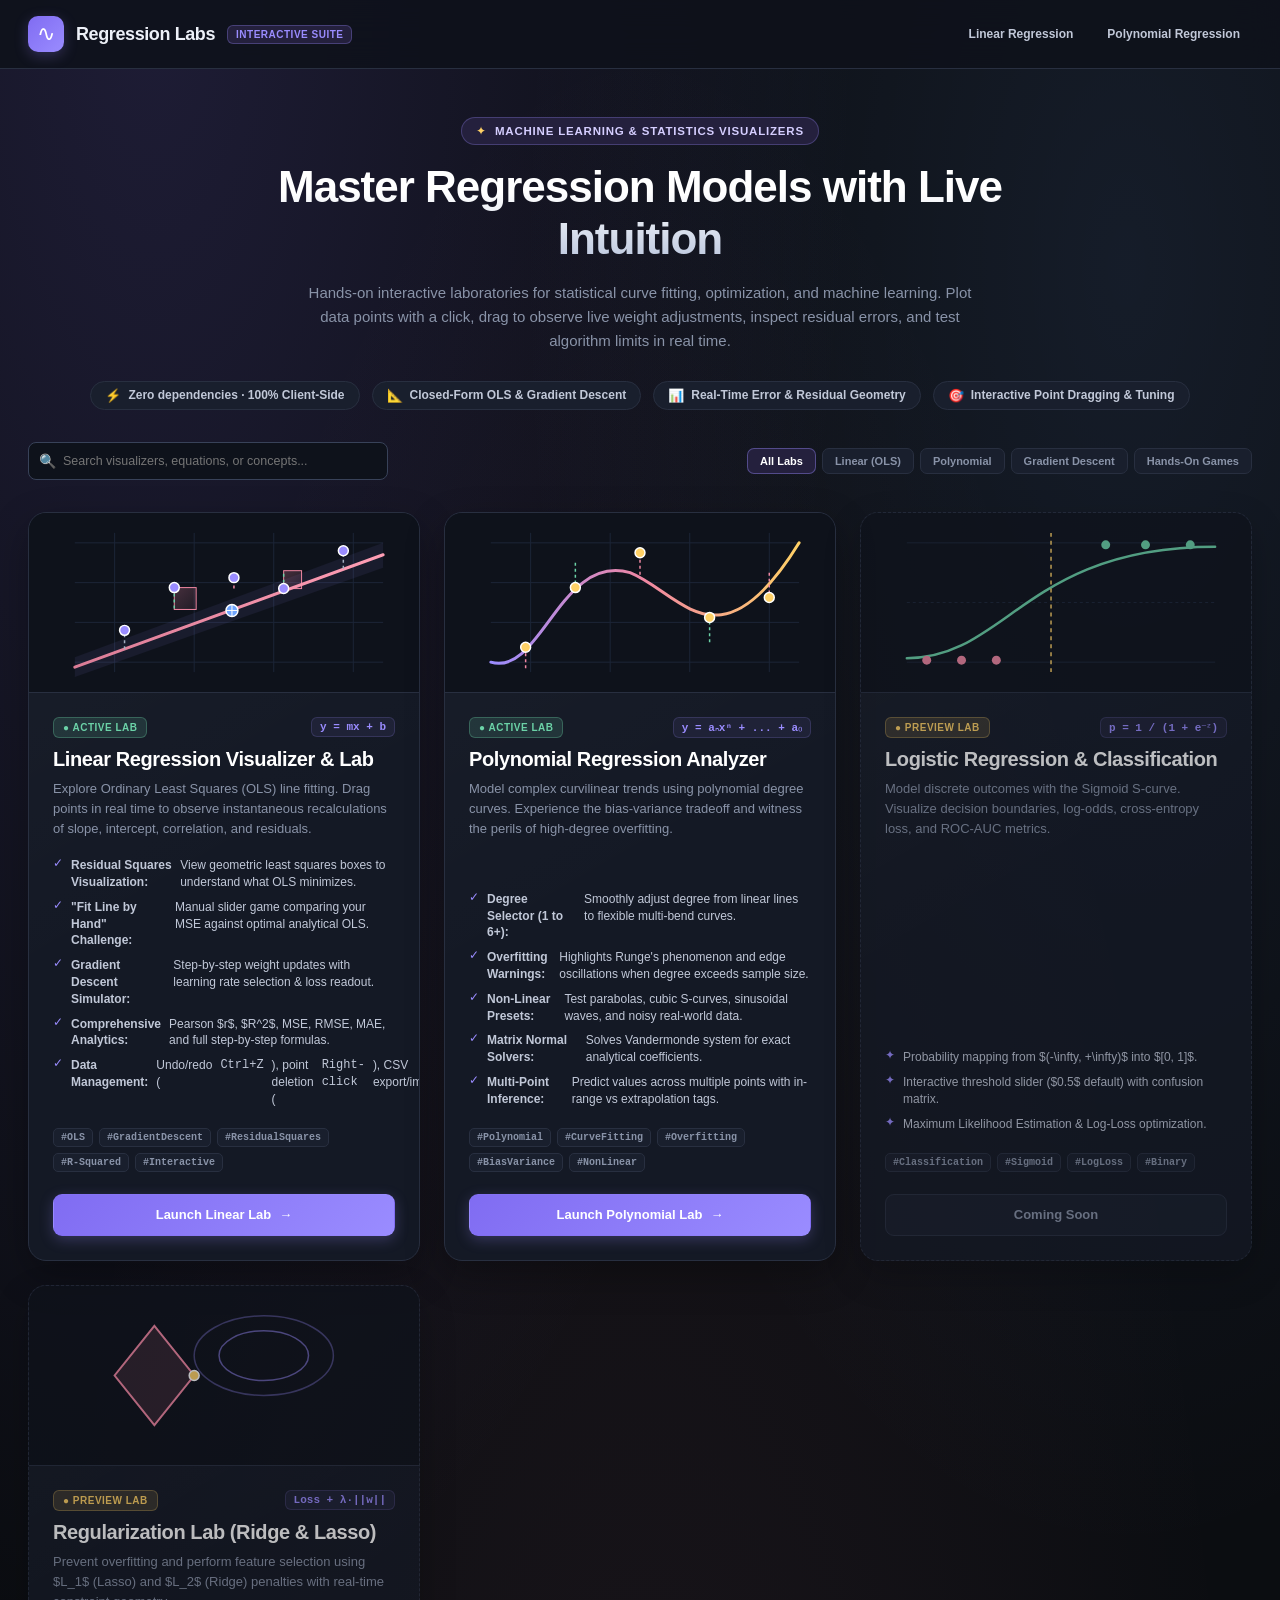
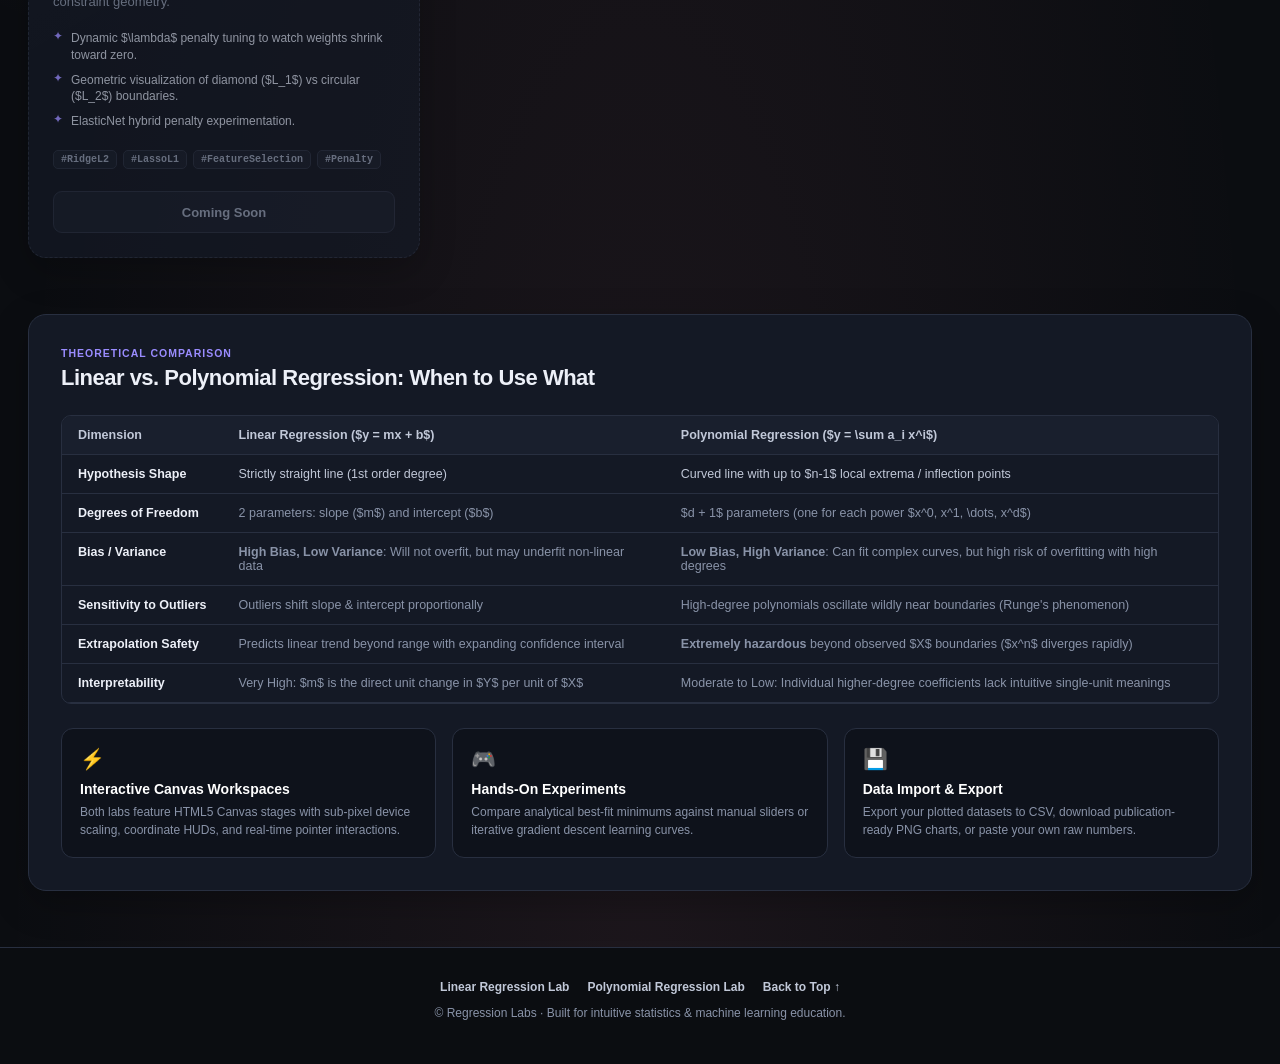
<file: index.html>
<!doctype html>
<html lang="en">
<head>
  <meta charset="utf-8">
  <meta name="viewport" content="width=device-width, initial-scale=1">
  <meta name="theme-color" content="#0b0d11">
  <title>Regression Labs · Interactive Machine Learning Suite</title>
  <style>
    :root {
      color-scheme: dark;
      --background: #0b0d11;
      --surface: #141925;
      --surface-raised: #191f2d;
      --surface-inset: #0e121b;
      --text: #edf0f8;
      --text-soft: #c1c8d8;
      --muted: #8993a8;
      --border: #282f40;
      --border-strong: #384259;
      --accent: #9a8cff;
      --accent-strong: #806cf2;
      --accent-subtle: #24203d;
      --accent-glow: rgba(154, 140, 255, 0.25);
      --pink: #f087a2;
      --pink-subtle: rgba(240, 135, 162, 0.15);
      --green: #6bd2a7;
      --green-subtle: rgba(107, 210, 167, 0.15);
      --amber: #ffd166;
      --amber-subtle: rgba(255, 209, 102, 0.15);
      --blue: #70a5ff;
      --blue-subtle: rgba(112, 165, 255, 0.12);
      --font-sans: "Segoe UI", -apple-system, BlinkMacSystemFont, Roboto, sans-serif;
      --font-mono: "Cascadia Code", "Fira Code", Consolas, monospace;
      font-family: var(--font-sans);
      font-synthesis: none;
      text-rendering: optimizeLegibility;
    }

    * {
      box-sizing: border-box;
    }

    body {
      margin: 0;
      min-width: 320px;
      min-height: 100vh;
      color: var(--text);
      background:
        radial-gradient(ellipse at 12% 0%, rgba(128, 108, 242, 0.16), transparent 44rem),
        radial-gradient(ellipse at 88% 10%, rgba(112, 165, 255, 0.10), transparent 38rem),
        radial-gradient(ellipse at 50% 100%, rgba(240, 135, 162, 0.08), transparent 40rem),
        var(--background);
      overflow-x: hidden;
    }

    button, input, select {
      font: inherit;
    }

    /* Header */
    header {
      position: sticky;
      top: 0;
      z-index: 50;
      background: rgba(14, 18, 27, 0.88);
      backdrop-filter: blur(16px);
      -webkit-backdrop-filter: blur(16px);
      border-bottom: 1px solid var(--border);
    }

    .header-inner {
      max-width: 1360px;
      margin: 0 auto;
      padding: 16px 28px;
      display: flex;
      align-items: center;
      justify-content: space-between;
      gap: 16px;
      flex-wrap: wrap;
    }

    .brand {
      display: inline-flex;
      align-items: center;
      gap: 12px;
      text-decoration: none;
      color: var(--text);
    }

    .brand-mark {
      display: grid;
      width: 36px;
      height: 36px;
      place-items: center;
      border-radius: 10px;
      background: linear-gradient(135deg, var(--accent-strong), var(--accent));
      color: #fff;
      font-size: 22px;
      font-weight: 800;
      box-shadow: 0 4px 14px var(--accent-glow);
    }

    .brand-title {
      font-size: 18px;
      font-weight: 800;
      letter-spacing: -0.4px;
    }

    .brand-badge {
      padding: 3px 8px;
      border-radius: 6px;
      background: var(--accent-subtle);
      border: 1px solid rgba(154, 140, 255, 0.3);
      color: var(--accent);
      font-size: 10px;
      font-weight: 700;
      letter-spacing: 0.5px;
      text-transform: uppercase;
    }

    .header-nav {
      display: flex;
      align-items: center;
      gap: 10px;
    }

    .nav-link {
      padding: 6px 12px;
      border-radius: 8px;
      color: var(--text-soft);
      font-size: 12px;
      font-weight: 650;
      text-decoration: none;
      transition: all 0.16s ease;
    }

    .nav-link:hover {
      color: #fff;
      background: var(--surface-raised);
    }

    /* Hero Section */
    .hero {
      max-width: 1360px;
      margin: 0 auto;
      padding: 48px 28px 32px;
      text-align: center;
    }

    .hero-eyebrow {
      display: inline-flex;
      align-items: center;
      gap: 8px;
      margin-bottom: 16px;
      padding: 6px 14px;
      border-radius: 20px;
      background: var(--accent-subtle);
      border: 1px solid rgba(154, 140, 255, 0.28);
      color: #d5ceff;
      font-size: 11.5px;
      font-weight: 700;
      letter-spacing: 0.8px;
      text-transform: uppercase;
    }

    .hero-eyebrow span.sparkle {
      color: var(--amber);
    }

    .hero h1 {
      margin: 0 auto;
      max-width: 860px;
      font-size: clamp(28px, 4.2vw, 44px);
      font-weight: 850;
      letter-spacing: -1px;
      line-height: 1.18;
      background: linear-gradient(180deg, #ffffff 30%, #b8c4dc 100%);
      background-clip: text;
      -webkit-background-clip: text;
      -webkit-text-fill-color: transparent;
    }

    .hero p {
      max-width: 680px;
      margin: 16px auto 28px;
      color: var(--muted);
      font-size: 15px;
      line-height: 1.6;
    }

    .hero-stats {
      display: flex;
      justify-content: center;
      flex-wrap: wrap;
      gap: 12px;
      margin-top: 24px;
    }

    .stat-pill {
      display: inline-flex;
      align-items: center;
      gap: 7px;
      padding: 6px 14px;
      border-radius: 999px;
      background: var(--surface-raised);
      border: 1px solid var(--border);
      color: var(--text-soft);
      font-size: 12px;
      font-weight: 600;
    }

    .stat-pill .icon {
      font-size: 13px;
    }

    /* Filter & Search Bar */
    .controls-container {
      max-width: 1360px;
      margin: 0 auto 32px;
      padding: 0 28px;
      display: flex;
      align-items: center;
      justify-content: space-between;
      gap: 16px;
      flex-wrap: wrap;
    }

    .search-box {
      position: relative;
      flex: 1;
      max-width: 360px;
      min-width: 240px;
    }

    .search-box input {
      width: 100%;
      height: 38px;
      padding: 0 12px 0 34px;
      border-radius: 8px;
      border: 1px solid var(--border-strong);
      background: var(--surface-inset);
      color: var(--text);
      font-size: 12.5px;
      transition: all 0.16s ease;
    }

    .search-box input:focus {
      outline: none;
      border-color: var(--accent);
      box-shadow: 0 0 0 3px rgba(154, 140, 255, 0.2);
    }

    .search-icon {
      position: absolute;
      left: 11px;
      top: 50%;
      transform: translateY(-50%);
      color: var(--muted);
      font-size: 14px;
      pointer-events: none;
    }

    .filter-tags {
      display: flex;
      align-items: center;
      gap: 6px;
      flex-wrap: wrap;
    }

    .tag-btn {
      padding: 6px 12px;
      border-radius: 7px;
      border: 1px solid var(--border);
      background: var(--surface-raised);
      color: var(--muted);
      font-size: 11px;
      font-weight: 700;
      cursor: pointer;
      transition: all 0.14s ease;
    }

    .tag-btn:hover {
      border-color: var(--border-strong);
      color: var(--text);
    }

    .tag-btn.active {
      background: var(--accent-subtle);
      border-color: rgba(154, 140, 255, 0.4);
      color: #fff;
    }

    /* Cards Grid */
    .cards-section {
      max-width: 1360px;
      margin: 0 auto 56px;
      padding: 0 28px;
    }

    .cards-grid {
      display: grid;
      grid-template-columns: repeat(auto-fill, minmax(380px, 1fr));
      gap: 24px;
    }

    .lab-card {
      position: relative;
      display: flex;
      flex-direction: column;
      border: 1px solid var(--border);
      border-radius: 18px;
      background: linear-gradient(150deg, rgba(255, 255, 255, 0.025), transparent 50%), var(--surface);
      box-shadow: 0 14px 38px rgba(0, 0, 0, 0.3);
      overflow: hidden;
      transition: transform 0.22s ease, border-color 0.22s ease, box-shadow 0.22s ease;
    }

    .lab-card:hover {
      transform: translateY(-4px);
      border-color: rgba(154, 140, 255, 0.45);
      box-shadow: 0 20px 50px rgba(0, 0, 0, 0.45), 0 0 20px rgba(154, 140, 255, 0.1);
    }

    .lab-card.coming-soon {
      opacity: 0.72;
      border-style: dashed;
    }

    .lab-card.coming-soon:hover {
      transform: none;
      border-color: var(--border-strong);
      box-shadow: 0 14px 38px rgba(0, 0, 0, 0.3);
    }

    /* Visual Banner / Preview inside card */
    .card-preview {
      position: relative;
      height: 180px;
      background: var(--surface-inset);
      border-bottom: 1px solid var(--border);
      display: flex;
      align-items: center;
      justify-content: center;
      overflow: hidden;
    }

    .card-preview svg {
      width: 100%;
      height: 100%;
    }

    .card-body {
      padding: 24px;
      display: flex;
      flex-direction: column;
      flex: 1;
    }

    .card-header-row {
      display: flex;
      align-items: center;
      justify-content: space-between;
      gap: 12px;
      margin-bottom: 10px;
    }

    .card-badge {
      display: inline-flex;
      align-items: center;
      gap: 6px;
      padding: 4px 9px;
      border-radius: 6px;
      font-size: 10px;
      font-weight: 750;
      text-transform: uppercase;
      letter-spacing: 0.5px;
    }

    .card-badge.badge-active {
      background: var(--green-subtle);
      border: 1px solid rgba(107, 210, 167, 0.3);
      color: var(--green);
    }

    .card-badge.badge-soon {
      background: var(--amber-subtle);
      border: 1px solid rgba(255, 209, 102, 0.3);
      color: var(--amber);
    }

    .card-formula {
      font-family: var(--font-mono);
      font-size: 11px;
      color: var(--accent);
      font-weight: 700;
      background: rgba(154, 140, 255, 0.08);
      padding: 3px 8px;
      border-radius: 6px;
      border: 1px solid rgba(154, 140, 255, 0.18);
    }

    .card-title {
      margin: 0 0 8px;
      font-size: 20px;
      font-weight: 800;
      letter-spacing: -0.4px;
      color: #fff;
    }

    .card-desc {
      margin: 0 0 18px;
      color: var(--muted);
      font-size: 13px;
      line-height: 1.55;
      flex: 1;
    }

    .features-list {
      margin: 0 0 20px;
      padding: 0;
      list-style: none;
      display: flex;
      flex-direction: column;
      gap: 8px;
    }

    .features-list li {
      display: flex;
      align-items: flex-start;
      gap: 8px;
      font-size: 12px;
      color: var(--text-soft);
      line-height: 1.4;
    }

    .features-list li span.bullet {
      color: var(--accent);
      font-weight: 900;
      line-height: 1;
    }

    .tags-row {
      display: flex;
      flex-wrap: wrap;
      gap: 6px;
      margin-bottom: 22px;
    }

    .card-tag {
      padding: 3px 7px;
      border-radius: 5px;
      background: var(--surface-raised);
      border: 1px solid var(--border);
      color: var(--muted);
      font-size: 10px;
      font-weight: 600;
      font-family: var(--font-mono);
    }

    .card-footer {
      display: flex;
      align-items: center;
      gap: 10px;
      margin-top: auto;
    }

    .launch-btn {
      flex: 1;
      display: inline-flex;
      align-items: center;
      justify-content: center;
      gap: 8px;
      min-height: 42px;
      padding: 0 18px;
      border-radius: 9px;
      border: 1px solid transparent;
      background: linear-gradient(135deg, var(--accent-strong), var(--accent));
      color: #fff;
      font-size: 13px;
      font-weight: 750;
      text-decoration: none;
      box-shadow: 0 4px 14px var(--accent-glow);
      transition: all 0.16s ease;
      cursor: pointer;
    }

    .launch-btn:hover {
      background: linear-gradient(135deg, #8f7bff, #a99dff);
      box-shadow: 0 6px 18px rgba(154, 140, 255, 0.4);
      transform: translateY(-1px);
    }

    .launch-btn.btn-disabled {
      background: var(--surface-raised);
      border: 1px solid var(--border);
      color: var(--muted);
      cursor: not-allowed;
      box-shadow: none;
      transform: none;
    }

    /* Comparison Table Section */
    .comparison-section {
      max-width: 1360px;
      margin: 0 auto 56px;
      padding: 0 28px;
    }

    .section-box {
      border: 1px solid var(--border);
      border-radius: 18px;
      background: var(--surface);
      padding: 32px;
      box-shadow: 0 12px 36px rgba(0, 0, 0, 0.25);
    }

    .section-title-wrap {
      margin-bottom: 24px;
    }

    .section-eyebrow {
      margin: 0 0 6px;
      font-size: 10.5px;
      font-weight: 750;
      color: var(--accent);
      letter-spacing: 1px;
      text-transform: uppercase;
    }

    .section-title {
      margin: 0;
      font-size: 22px;
      font-weight: 800;
      letter-spacing: -0.5px;
    }

    .table-responsive {
      overflow-x: auto;
      border-radius: 10px;
      border: 1px solid var(--border);
    }

    .comp-table {
      width: 100%;
      border-collapse: collapse;
      font-size: 12.5px;
      text-align: left;
    }

    .comp-table th, .comp-table td {
      padding: 12px 16px;
      border-bottom: 1px solid var(--border);
    }

    .comp-table th {
      background: var(--surface-raised);
      color: var(--text-soft);
      font-weight: 750;
    }

    .comp-table td {
      color: var(--muted);
      vertical-align: top;
    }

    .comp-table tr:hover td {
      background: rgba(255, 255, 255, 0.015);
    }

    .comp-table td.feature-name {
      color: var(--text);
      font-weight: 700;
      white-space: nowrap;
    }

    .comp-table td.highlight-col {
      color: var(--text-soft);
    }

    /* Quick Guide / Feature Callouts */
    .features-grid {
      display: grid;
      grid-template-columns: repeat(auto-fit, minmax(280px, 1fr));
      gap: 16px;
      margin-top: 24px;
    }

    .feature-card {
      padding: 18px;
      border-radius: 12px;
      background: var(--surface-inset);
      border: 1px solid var(--border);
    }

    .feature-card-icon {
      font-size: 20px;
      margin-bottom: 10px;
    }

    .feature-card h4 {
      margin: 0 0 6px;
      font-size: 14px;
      font-weight: 750;
      color: #fff;
    }

    .feature-card p {
      margin: 0;
      font-size: 12px;
      color: var(--muted);
      line-height: 1.5;
    }

    /* Footer */
    footer {
      border-top: 1px solid var(--border);
      padding: 32px 28px;
      text-align: center;
      color: var(--muted);
      font-size: 12px;
      background: rgba(11, 13, 17, 0.95);
    }

    .footer-links {
      display: flex;
      justify-content: center;
      gap: 18px;
      margin-bottom: 12px;
      flex-wrap: wrap;
    }

    .footer-links a {
      color: var(--text-soft);
      text-decoration: none;
      font-weight: 600;
      transition: color 0.14s ease;
    }

    .footer-links a:hover {
      color: var(--accent);
    }

    @media (max-width: 840px) {
      .cards-grid {
        grid-template-columns: minmax(0, 1fr);
      }
      .hero {
        padding: 36px 20px 24px;
      }
      .section-box {
        padding: 20px 16px;
      }
    }
  </style>
</head>
<body>

  <!-- Top Header Navigation -->
  <header>
    <div class="header-inner">
      <a class="brand" href="index.html">
        <span class="brand-mark">∿</span>
        <div>
          <span class="brand-title">Regression Labs</span>
        </div>
        <span class="brand-badge">Interactive Suite</span>
      </a>
      <nav class="header-nav" aria-label="Quick links">
        <a class="nav-link" href="linear_regression.html">Linear Regression</a>
        <a class="nav-link" href="polynomal_regression.html">Polynomial Regression</a>
      </nav>
    </div>
  </header>

  <!-- Hero Banner -->
  <section class="hero">
    <div class="hero-eyebrow">
      <span class="sparkle">✦</span> Machine Learning &amp; Statistics Visualizers
    </div>
    <h1>Master Regression Models with Live Intuition</h1>
    <p>
      Hands-on interactive laboratories for statistical curve fitting, optimization, and machine learning.
      Plot data points with a click, drag to observe live weight adjustments, inspect residual errors, and test algorithm limits in real time.
    </p>

    <div class="hero-stats">
      <div class="stat-pill">
        <span class="icon">⚡</span> Zero dependencies · 100% Client-Side
      </div>
      <div class="stat-pill">
        <span class="icon">📐</span> Closed-Form OLS &amp; Gradient Descent
      </div>
      <div class="stat-pill">
        <span class="icon">📊</span> Real-Time Error &amp; Residual Geometry
      </div>
      <div class="stat-pill">
        <span class="icon">🎯</span> Interactive Point Dragging &amp; Tuning
      </div>
    </div>
  </section>

  <!-- Filter & Search Controls -->
  <section class="controls-container" aria-label="Card search and filtering">
    <div class="search-box">
      <span class="search-icon">🔍</span>
      <input type="text" id="lab-search" placeholder="Search visualizers, equations, or concepts..." aria-label="Search labs">
    </div>
    <div class="filter-tags" role="toolbar" aria-label="Filter by tag">
      <button class="tag-btn active" data-filter="all" type="button">All Labs</button>
      <button class="tag-btn" data-filter="linear" type="button">Linear (OLS)</button>
      <button class="tag-btn" data-filter="polynomial" type="button">Polynomial</button>
      <button class="tag-btn" data-filter="gradient-descent" type="button">Gradient Descent</button>
      <button class="tag-btn" data-filter="interactive" type="button">Hands-On Games</button>
    </div>
  </section>

  <!-- Labs Cards Section -->
  <main class="cards-section">
    <div class="cards-grid" id="cards-grid">

      <!-- Card 1: Linear Regression Visualizer & Lab -->
      <article class="lab-card" data-tags="linear gradient-descent interactive ols best-fit line">
        <div class="card-preview">
          <!-- Stylized Linear Regression SVG Diagram -->
          <svg viewBox="0 0 380 180" xmlns="http://www.w3.org/2000/svg" aria-hidden="true">
            <defs>
              <linearGradient id="gradLine" x1="0%" y1="100%" x2="100%" y2="0%">
                <stop offset="0%" stop-color="#f087a2" stop-opacity="0.9" />
                <stop offset="100%" stop-color="#ff9eb5" stop-opacity="1" />
              </linearGradient>
              <linearGradient id="gradSq" x1="0%" y1="0%" x2="100%" y2="100%">
                <stop offset="0%" stop-color="#f087a2" stop-opacity="0.25" />
                <stop offset="100%" stop-color="#f087a2" stop-opacity="0.08" />
              </linearGradient>
            </defs>
            <!-- Grid lines -->
            <line x1="40" y1="30" x2="350" y2="30" stroke="#1d2638" stroke-width="1" />
            <line x1="40" y1="70" x2="350" y2="70" stroke="#1d2638" stroke-width="1" />
            <line x1="40" y1="110" x2="350" y2="110" stroke="#1d2638" stroke-width="1" />
            <line x1="40" y1="150" x2="350" y2="150" stroke="#1d2638" stroke-width="1" />
            <line x1="80" y1="20" x2="80" y2="160" stroke="#1d2638" stroke-width="1" />
            <line x1="160" y1="20" x2="160" y2="160" stroke="#1d2638" stroke-width="1" />
            <line x1="240" y1="20" x2="240" y2="160" stroke="#1d2638" stroke-width="1" />
            <line x1="320" y1="20" x2="320" y2="160" stroke="#1d2638" stroke-width="1" />

            <!-- Confidence Band -->
            <polygon points="40,145 350,30 350,55 40,165" fill="rgba(154, 140, 255, 0.08)" />

            <!-- Residual Squares -->
            <rect x="140" y="75" width="22" height="22" fill="url(#gradSq)" stroke="#f087a2" stroke-width="1" />
            <rect x="250" y="58" width="18" height="18" fill="url(#gradSq)" stroke="#f087a2" stroke-width="1" />

            <!-- Best-Fit Line -->
            <line x1="40" y1="155" x2="350" y2="42" stroke="url(#gradLine)" stroke-width="3" stroke-linecap="round" />

            <!-- Residual Dashed Lines -->
            <line x1="90" y1="137" x2="90" y2="118" stroke="#a4aec1" stroke-width="1.5" stroke-dasharray="3,3" />
            <line x1="140" y1="75" x2="140" y2="97" stroke="#6bd2a7" stroke-width="1.5" stroke-dasharray="3,3" />
            <line x1="200" y1="76" x2="200" y2="65" stroke="#f087a2" stroke-width="1.5" stroke-dasharray="3,3" />
            <line x1="250" y1="76" x2="250" y2="58" stroke="#6bd2a7" stroke-width="1.5" stroke-dasharray="3,3" />
            <line x1="310" y1="56" x2="310" y2="38" stroke="#a4aec1" stroke-width="1.5" stroke-dasharray="3,3" />

            <!-- Data Points -->
            <circle cx="90" cy="118" r="5" fill="#9a8cff" stroke="#fff" stroke-width="1.5" />
            <circle cx="140" cy="75" r="5" fill="#9a8cff" stroke="#fff" stroke-width="1.5" />
            <circle cx="200" cy="65" r="5" fill="#9a8cff" stroke="#fff" stroke-width="1.5" />
            <circle cx="250" cy="76" r="5" fill="#9a8cff" stroke="#fff" stroke-width="1.5" />
            <circle cx="310" cy="38" r="5" fill="#9a8cff" stroke="#fff" stroke-width="1.5" />

            <!-- Centroid Marker -->
            <circle cx="198" cy="98" r="6" fill="#70a5ff" stroke="#fff" stroke-width="1.5" />
            <line x1="192" y1="98" x2="204" y2="98" stroke="#fff" stroke-width="1" />
            <line x1="198" y1="92" x2="198" y2="104" stroke="#fff" stroke-width="1" />
          </svg>
        </div>

        <div class="card-body">
          <div class="card-header-row">
            <span class="card-badge badge-active">● Active Lab</span>
            <span class="card-formula">y = mx + b</span>
          </div>

          <h2 class="card-title">Linear Regression Visualizer &amp; Lab</h2>
          <p class="card-desc">
            Explore Ordinary Least Squares (OLS) line fitting. Drag points in real time to observe instantaneous recalculations of slope, intercept, correlation, and residuals.
          </p>

          <ul class="features-list">
            <li><span class="bullet">✓</span> <strong>Residual Squares Visualization:</strong> View geometric least squares boxes to understand what OLS minimizes.</li>
            <li><span class="bullet">✓</span> <strong>"Fit Line by Hand" Challenge:</strong> Manual slider game comparing your MSE against optimal analytical OLS.</li>
            <li><span class="bullet">✓</span> <strong>Gradient Descent Simulator:</strong> Step-by-step weight updates with learning rate selection &amp; loss readout.</li>
            <li><span class="bullet">✓</span> <strong>Comprehensive Analytics:</strong> Pearson $r$, $R^2$, MSE, RMSE, MAE, and full step-by-step formulas.</li>
            <li><span class="bullet">✓</span> <strong>Data Management:</strong> Undo/redo (<kbd>Ctrl+Z</kbd>), point deletion (<kbd>Right-click</kbd>), CSV export/import.</li>
          </ul>

          <div class="tags-row">
            <span class="card-tag">#OLS</span>
            <span class="card-tag">#GradientDescent</span>
            <span class="card-tag">#ResidualSquares</span>
            <span class="card-tag">#R-Squared</span>
            <span class="card-tag">#Interactive</span>
          </div>

          <div class="card-footer">
            <a class="launch-btn" href="linear_regression.html">
              Launch Linear Lab <span aria-hidden="true">→</span>
            </a>
          </div>
        </div>
      </article>

      <!-- Card 2: Polynomial Regression Analyzer -->
      <article class="lab-card" data-tags="polynomial non-linear curve-fitting degrees overfitting vandermonde">
        <div class="card-preview">
          <!-- Stylized Polynomial Regression SVG Diagram -->
          <svg viewBox="0 0 380 180" xmlns="http://www.w3.org/2000/svg" aria-hidden="true">
            <defs>
              <linearGradient id="gradPoly" x1="0%" y1="0%" x2="100%" y2="0%">
                <stop offset="0%" stop-color="#9a8cff" />
                <stop offset="50%" stop-color="#f087a2" />
                <stop offset="100%" stop-color="#ffd166" />
              </linearGradient>
            </defs>
            <!-- Grid lines -->
            <line x1="40" y1="30" x2="350" y2="30" stroke="#1d2638" stroke-width="1" />
            <line x1="40" y1="70" x2="350" y2="70" stroke="#1d2638" stroke-width="1" />
            <line x1="40" y1="110" x2="350" y2="110" stroke="#1d2638" stroke-width="1" />
            <line x1="40" y1="150" x2="350" y2="150" stroke="#1d2638" stroke-width="1" />
            <line x1="80" y1="20" x2="80" y2="160" stroke="#1d2638" stroke-width="1" />
            <line x1="160" y1="20" x2="160" y2="160" stroke="#1d2638" stroke-width="1" />
            <line x1="240" y1="20" x2="240" y2="160" stroke="#1d2638" stroke-width="1" />
            <line x1="320" y1="20" x2="320" y2="160" stroke="#1d2638" stroke-width="1" />

            <!-- Curvilinear Polynomial Curve -->
            <path d="M 40,150 C 90,165 110,40 180,60 C 230,80 270,160 350,30" fill="none" stroke="url(#gradPoly)" stroke-width="3" stroke-linecap="round" />

            <!-- Dashed Residuals -->
            <line x1="75" y1="156" x2="75" y2="135" stroke="#f087a2" stroke-width="1.5" stroke-dasharray="3,3" />
            <line x1="125" y1="50" x2="125" y2="75" stroke="#6bd2a7" stroke-width="1.5" stroke-dasharray="3,3" />
            <line x1="190" y1="62" x2="190" y2="40" stroke="#f087a2" stroke-width="1.5" stroke-dasharray="3,3" />
            <line x1="260" y1="130" x2="260" y2="105" stroke="#6bd2a7" stroke-width="1.5" stroke-dasharray="3,3" />
            <line x1="320" y1="60" x2="320" y2="85" stroke="#f087a2" stroke-width="1.5" stroke-dasharray="3,3" />

            <!-- Scatter Data Points -->
            <circle cx="75" cy="135" r="5" fill="#ffd166" stroke="#fff" stroke-width="1.5" />
            <circle cx="125" cy="75" r="5" fill="#ffd166" stroke="#fff" stroke-width="1.5" />
            <circle cx="190" cy="40" r="5" fill="#ffd166" stroke="#fff" stroke-width="1.5" />
            <circle cx="260" cy="105" r="5" fill="#ffd166" stroke="#fff" stroke-width="1.5" />
            <circle cx="320" cy="85" r="5" fill="#ffd166" stroke="#fff" stroke-width="1.5" />
          </svg>
        </div>

        <div class="card-body">
          <div class="card-header-row">
            <span class="card-badge badge-active">● Active Lab</span>
            <span class="card-formula">y = aₙxⁿ + ... + a₀</span>
          </div>

          <h2 class="card-title">Polynomial Regression Analyzer</h2>
          <p class="card-desc">
            Model complex curvilinear trends using polynomial degree curves. Experience the bias-variance tradeoff and witness the perils of high-degree overfitting.
          </p>

          <ul class="features-list">
            <li><span class="bullet">✓</span> <strong>Degree Selector (1 to 6+):</strong> Smoothly adjust degree from linear lines to flexible multi-bend curves.</li>
            <li><span class="bullet">✓</span> <strong>Overfitting Warnings:</strong> Highlights Runge's phenomenon and edge oscillations when degree exceeds sample size.</li>
            <li><span class="bullet">✓</span> <strong>Non-Linear Presets:</strong> Test parabolas, cubic S-curves, sinusoidal waves, and noisy real-world data.</li>
            <li><span class="bullet">✓</span> <strong>Matrix Normal Solvers:</strong> Solves Vandermonde system for exact analytical coefficients.</li>
            <li><span class="bullet">✓</span> <strong>Multi-Point Inference:</strong> Predict values across multiple points with in-range vs extrapolation tags.</li>
          </ul>

          <div class="tags-row">
            <span class="card-tag">#Polynomial</span>
            <span class="card-tag">#CurveFitting</span>
            <span class="card-tag">#Overfitting</span>
            <span class="card-tag">#BiasVariance</span>
            <span class="card-tag">#NonLinear</span>
          </div>

          <div class="card-footer">
            <a class="launch-btn" href="polynomal_regression.html">
              Launch Polynomial Lab <span aria-hidden="true">→</span>
            </a>
          </div>
        </div>
      </article>

      <!-- Card 3: Logistic Regression (Upcoming) -->
      <article class="lab-card coming-soon" data-tags="logistic classification sigmoid odds-ratio binary">
        <div class="card-preview">
          <svg viewBox="0 0 380 180" xmlns="http://www.w3.org/2000/svg" aria-hidden="true">
            <!-- Grid lines -->
            <line x1="40" y1="30" x2="350" y2="30" stroke="#1d2638" stroke-width="1" />
            <line x1="40" y1="90" x2="350" y2="90" stroke="#1d2638" stroke-width="1" stroke-dasharray="3,3" />
            <line x1="40" y1="150" x2="350" y2="150" stroke="#1d2638" stroke-width="1" />

            <!-- Sigmoid curve -->
            <path d="M 40,146 C 140,146 160,34 350,34" fill="none" stroke="#6bd2a7" stroke-width="2.5" stroke-linecap="round" />

            <!-- Binary class points -->
            <circle cx="60" cy="148" r="4.5" fill="#f087a2" />
            <circle cx="95" cy="148" r="4.5" fill="#f087a2" />
            <circle cx="130" cy="148" r="4.5" fill="#f087a2" />

            <circle cx="240" cy="32" r="4.5" fill="#6bd2a7" />
            <circle cx="280" cy="32" r="4.5" fill="#6bd2a7" />
            <circle cx="325" cy="32" r="4.5" fill="#6bd2a7" />

            <!-- Decision Boundary -->
            <line x1="185" y1="20" x2="185" y2="160" stroke="#ffd166" stroke-width="1.5" stroke-dasharray="4,4" />
          </svg>
        </div>

        <div class="card-body">
          <div class="card-header-row">
            <span class="card-badge badge-soon">● Preview Lab</span>
            <span class="card-formula">p = 1 / (1 + e⁻ᶻ)</span>
          </div>

          <h2 class="card-title">Logistic Regression &amp; Classification</h2>
          <p class="card-desc">
            Model discrete outcomes with the Sigmoid S-curve. Visualize decision boundaries, log-odds, cross-entropy loss, and ROC-AUC metrics.
          </p>

          <ul class="features-list">
            <li><span class="bullet">✦</span> Probability mapping from $(-\infty, +\infty)$ into $[0, 1]$.</li>
            <li><span class="bullet">✦</span> Interactive threshold slider ($0.5$ default) with confusion matrix.</li>
            <li><span class="bullet">✦</span> Maximum Likelihood Estimation &amp; Log-Loss optimization.</li>
          </ul>

          <div class="tags-row">
            <span class="card-tag">#Classification</span>
            <span class="card-tag">#Sigmoid</span>
            <span class="card-tag">#LogLoss</span>
            <span class="card-tag">#Binary</span>
          </div>

          <div class="card-footer">
            <button class="launch-btn btn-disabled" type="button" disabled>Coming Soon</button>
          </div>
        </div>
      </article>

      <!-- Card 4: Regularization Lab (Ridge & Lasso) -->
      <article class="lab-card coming-soon" data-tags="regularization ridge lasso shrinkage penalty">
        <div class="card-preview">
          <svg viewBox="0 0 380 180" xmlns="http://www.w3.org/2000/svg" aria-hidden="true">
            <!-- Contour ellipse -->
            <ellipse cx="230" cy="70" rx="70" ry="40" fill="none" stroke="rgba(154, 140, 255, 0.4)" stroke-width="1.5" />
            <ellipse cx="230" cy="70" rx="45" ry="25" fill="none" stroke="rgba(154, 140, 255, 0.6)" stroke-width="1.5" />

            <!-- L1 diamond constraint -->
            <polygon points="120,40 160,90 120,140 80,90" fill="rgba(240, 135, 162, 0.15)" stroke="#f087a2" stroke-width="2" />

            <!-- Intersection point -->
            <circle cx="160" cy="90" r="5" fill="#ffd166" stroke="#fff" stroke-width="1.5" />
          </svg>
        </div>

        <div class="card-body">
          <div class="card-header-row">
            <span class="card-badge badge-soon">● Preview Lab</span>
            <span class="card-formula">Loss + λ·||w||</span>
          </div>

          <h2 class="card-title">Regularization Lab (Ridge &amp; Lasso)</h2>
          <p class="card-desc">
            Prevent overfitting and perform feature selection using $L_1$ (Lasso) and $L_2$ (Ridge) penalties with real-time constraint geometry.
          </p>

          <ul class="features-list">
            <li><span class="bullet">✦</span> Dynamic $\lambda$ penalty tuning to watch weights shrink toward zero.</li>
            <li><span class="bullet">✦</span> Geometric visualization of diamond ($L_1$) vs circular ($L_2$) boundaries.</li>
            <li><span class="bullet">✦</span> ElasticNet hybrid penalty experimentation.</li>
          </ul>

          <div class="tags-row">
            <span class="card-tag">#RidgeL2</span>
            <span class="card-tag">#LassoL1</span>
            <span class="card-tag">#FeatureSelection</span>
            <span class="card-tag">#Penalty</span>
          </div>

          <div class="card-footer">
            <button class="launch-btn btn-disabled" type="button" disabled>Coming Soon</button>
          </div>
        </div>
      </article>

    </div>
  </main>

  <!-- Educational Comparison Matrix -->
  <section class="comparison-section">
    <div class="section-box">
      <div class="section-title-wrap">
        <p class="section-eyebrow">Theoretical Comparison</p>
        <h3 class="section-title">Linear vs. Polynomial Regression: When to Use What</h3>
      </div>

      <div class="table-responsive">
        <table class="comp-table">
          <thead>
            <tr>
              <th>Dimension</th>
              <th>Linear Regression ($y = mx + b$)</th>
              <th>Polynomial Regression ($y = \sum a_i x^i$)</th>
            </tr>
          </thead>
          <tbody>
            <tr>
              <td class="feature-name">Hypothesis Shape</td>
              <td class="highlight-col">Strictly straight line (1st order degree)</td>
              <td class="highlight-col">Curved line with up to $n-1$ local extrema / inflection points</td>
            </tr>
            <tr>
              <td class="feature-name">Degrees of Freedom</td>
              <td>2 parameters: slope ($m$) and intercept ($b$)</td>
              <td>$d + 1$ parameters (one for each power $x^0, x^1, \dots, x^d$)</td>
            </tr>
            <tr>
              <td class="feature-name">Bias / Variance</td>
              <td><strong>High Bias, Low Variance</strong>: Will not overfit, but may underfit non-linear data</td>
              <td><strong>Low Bias, High Variance</strong>: Can fit complex curves, but high risk of overfitting with high degrees</td>
            </tr>
            <tr>
              <td class="feature-name">Sensitivity to Outliers</td>
              <td>Outliers shift slope &amp; intercept proportionally</td>
              <td>High-degree polynomials oscillate wildly near boundaries (Runge's phenomenon)</td>
            </tr>
            <tr>
              <td class="feature-name">Extrapolation Safety</td>
              <td>Predicts linear trend beyond range with expanding confidence interval</td>
              <td><strong>Extremely hazardous</strong> beyond observed $X$ boundaries ($x^n$ diverges rapidly)</td>
            </tr>
            <tr>
              <td class="feature-name">Interpretability</td>
              <td>Very High: $m$ is the direct unit change in $Y$ per unit of $X$</td>
              <td>Moderate to Low: Individual higher-degree coefficients lack intuitive single-unit meanings</td>
            </tr>
          </tbody>
        </table>
      </div>

      <div class="features-grid">
        <div class="feature-card">
          <div class="feature-card-icon">⚡</div>
          <h4>Interactive Canvas Workspaces</h4>
          <p>Both labs feature HTML5 Canvas stages with sub-pixel device scaling, coordinate HUDs, and real-time pointer interactions.</p>
        </div>
        <div class="feature-card">
          <div class="feature-card-icon">🎮</div>
          <h4>Hands-On Experiments</h4>
          <p>Compare analytical best-fit minimums against manual sliders or iterative gradient descent learning curves.</p>
        </div>
        <div class="feature-card">
          <div class="feature-card-icon">💾</div>
          <h4>Data Import &amp; Export</h4>
          <p>Export your plotted datasets to CSV, download publication-ready PNG charts, or paste your own raw numbers.</p>
        </div>
      </div>
    </div>
  </section>

  <!-- Footer -->
  <footer>
    <div class="footer-links">
      <a href="linear_regression.html">Linear Regression Lab</a>
      <a href="polynomal_regression.html">Polynomial Regression Lab</a>
      <a href="#top">Back to Top ↑</a>
    </div>
    <p>© Regression Labs · Built for intuitive statistics &amp; machine learning education.</p>
  </footer>

  <script>
    "use strict";

    (() => {
      const searchInput = document.getElementById("lab-search");
      const tagButtons = document.querySelectorAll(".tag-btn");
      const cards = document.querySelectorAll(".lab-card");

      let activeFilter = "all";
      let searchQuery = "";

      function filterCards() {
        cards.forEach(card => {
          const tags = card.dataset.tags || "";
          const text = card.textContent.toLowerCase();

          const matchesTag = (activeFilter === "all") || tags.includes(activeFilter);
          const matchesSearch = !searchQuery || text.includes(searchQuery);

          if (matchesTag && matchesSearch) {
            card.style.display = "flex";
          } else {
            card.style.display = "none";
          }
        });
      }

      // Filter tags click
      tagButtons.forEach(btn => {
        btn.addEventListener("click", () => {
          tagButtons.forEach(b => b.classList.remove("active"));
          btn.classList.add("active");
          activeFilter = btn.dataset.filter;
          filterCards();
        });
      });

      // Search input
      searchInput.addEventListener("input", (e) => {
        searchQuery = e.target.value.trim().toLowerCase();
        filterCards();
      });
    })();
  </script>
</body>
</html>
</file>
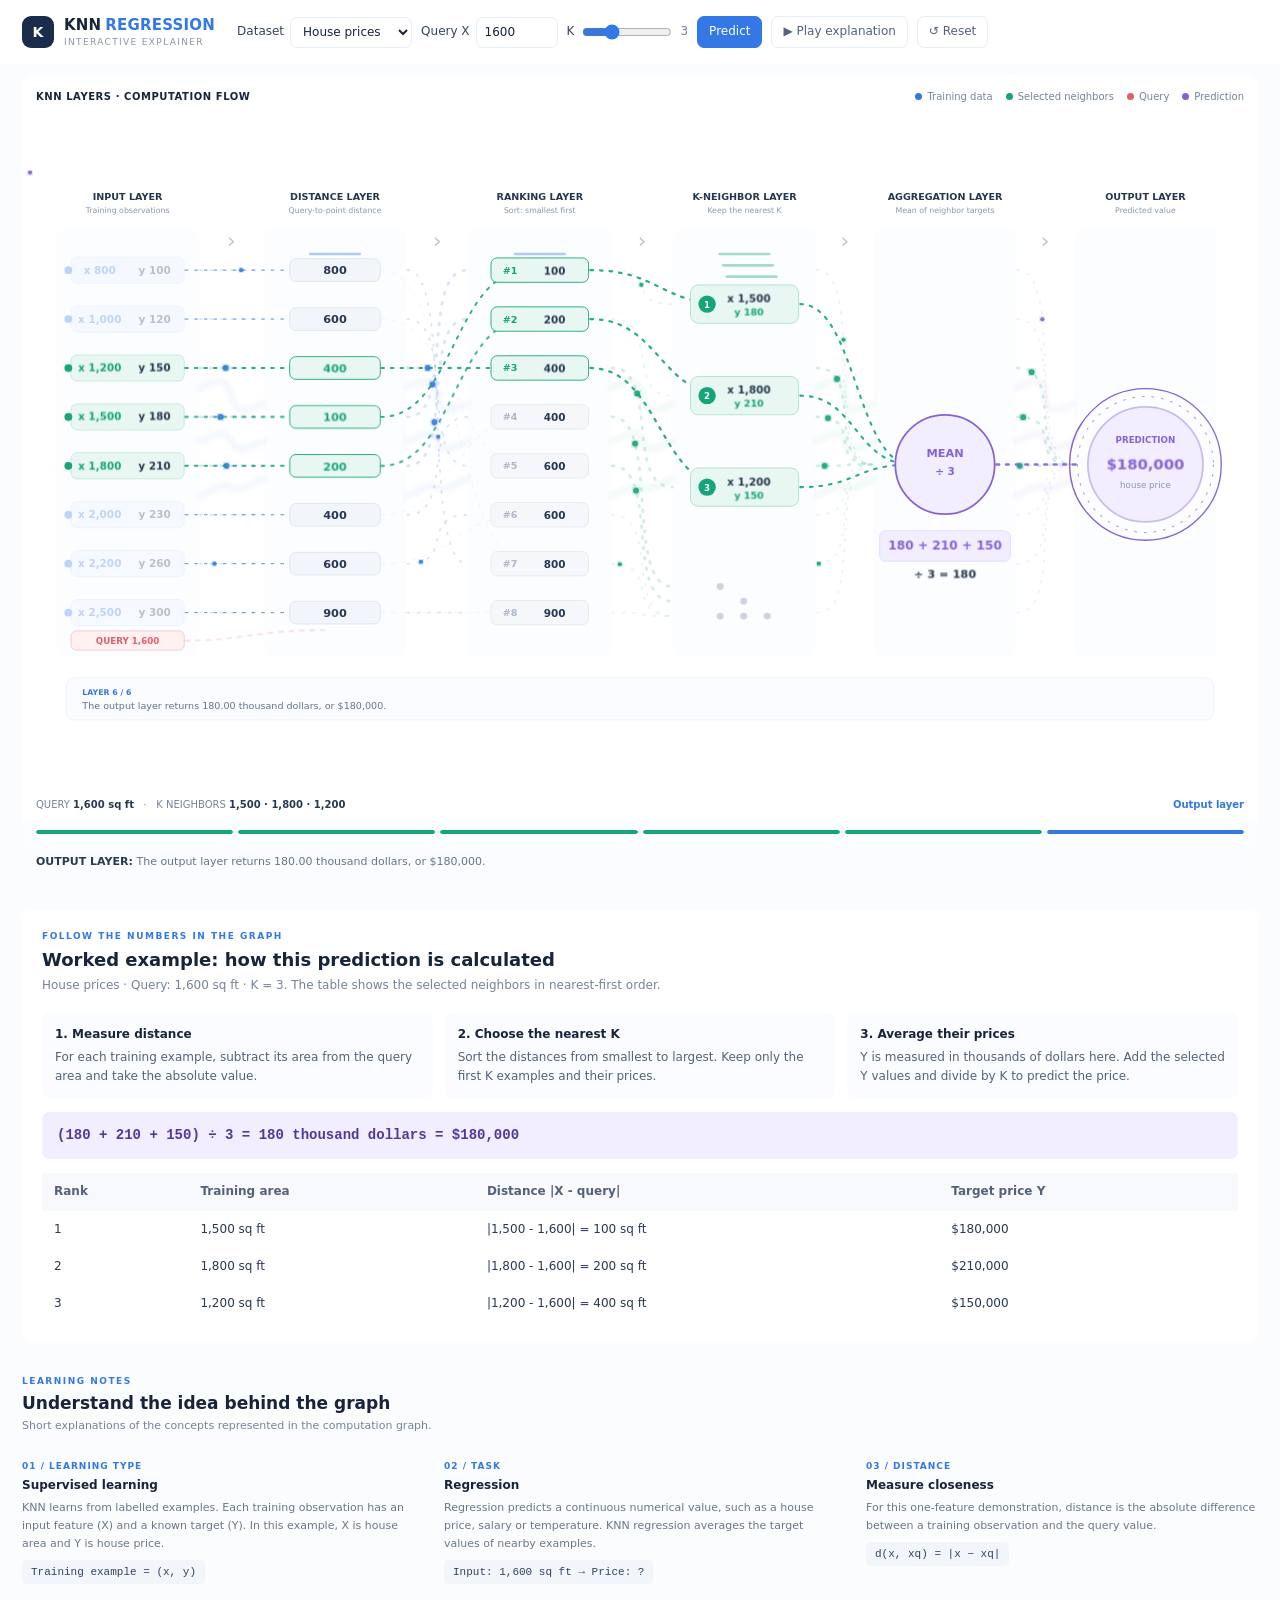
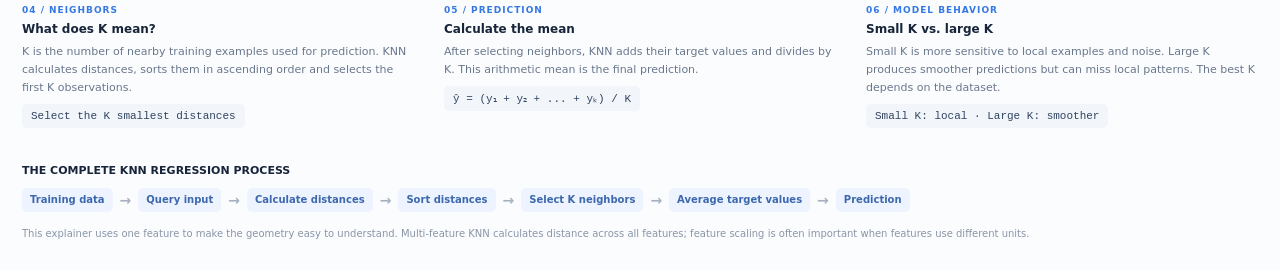
<file: knn_regression.html>
<!DOCTYPE html>
<html lang="en">

<head>
  <meta charset="UTF-8">
  <meta name="viewport" content="width=device-width, initial-scale=1.0">
  <title>KNN Regression Explainer</title>
  <style>
    :root {
      --bg: #fbfcfe;
      --paper: #fff;
      --ink: #17243a;
      --muted: #75839a;
      --line: #e8edf4;
      --blue: #3478e5;
      --blue-soft: #eaf2ff;
      --green: #16a47a;
      --green-soft: #e8f7f1;
      --red: #e45e69;
      --red-soft: #fff0f1;
      --purple: #8662d5;
      --purple-soft: #f2edff;
      --gold: #d59a36;
      --shadow: 0 8px 28px rgba(31, 53, 86, .055)
    }

    * {
      box-sizing: border-box
    }

    body {
      margin: 0;
      min-height: 100vh;
      background: var(--bg);
      color: var(--ink);
      font: 14px/1.45 Inter, ui-sans-serif, system-ui, -apple-system, "Segoe UI", sans-serif
    }

    header {
      height: auto;
      min-height: 64px;
      background: var(--paper);
      border-bottom: 0;
      display: flex;
      align-items: center;
      gap: 22px;
      padding: 10px 22px;
      position: sticky;
      top: 0;
      z-index: 10;
      backdrop-filter: blur(12px)
    }

    .brand {
      display: flex;
      align-items: center;
      gap: 10px;
      order: 0;
      margin-left: 0;
      white-space: nowrap;
      font-weight: 800;
      letter-spacing: .2px
    }

    .brand-name {
      display: flex;
      gap: 4px;
      font-size: 15px
    }

    .brand-knn {
      color: #17243a
    }

    .brand-regression {
      color: var(--blue)
    }

    .logo {
      width: 32px;
      height: 32px;
      border-radius: 9px;
      background: #192d4b;
      color: #fff;
      display: grid;
      place-items: center;
      font-weight: 900
    }

    .brand small {
      display: block;
      color: #8995a7;
      font-size: 9px;
      letter-spacing: 1.35px;
      font-weight: 400
    }

    .toolbar {
      order: 1;
      display: flex;
      align-items: center;
      justify-content: flex-start;
      margin-left: 0;
      gap: 9px;
      flex-wrap: wrap
    }

    .control {
      display: flex;
      align-items: center;
      gap: 6px;
      color: var(--muted);
      font-size: 12px;
      font-weight: 400;
      white-space: nowrap
    }

    .control label {
      color: #34445d;
      font-weight: 400
    }

    .control b {
      font-weight: 400
    }

    select,
    input[type=number] {
      height: 31px;
      border: 1px solid var(--line);
      border-radius: 7px;
      background: #fff;
      color: var(--ink);
      padding: 0 8px;
      font: inherit
    }

    select {
      max-width: 140px
    }

    input[type=number] {
      width: 82px
    }

    input[type=range] {
      width: 90px;
      accent-color: var(--blue)
    }

    button {
      font: inherit;
      cursor: pointer
    }

    .btn {
      height: 32px;
      border: 1px solid var(--line);
      border-radius: 7px;
      background: #fff;
      padding: 0 11px;
      color: #53627a;
      font-size: 12px;
      font-weight: 400;
      transition: .18s
    }

    .btn:hover {
      border-color: #b8c9e2;
      transform: translateY(-1px)
    }

    .btn.primary {
      background: var(--blue);
      border-color: var(--blue);
      color: white
    }

    .btn:disabled {
      opacity: .45;
      cursor: not-allowed;
      transform: none
    }

    main {
      max-width: 1600px;
      margin: auto;
      padding: 12px 22px 16px
    }

    .eyebrow {
      text-transform: uppercase;
      letter-spacing: 1.5px;
      color: var(--blue);
      font-size: 9px;
      font-weight: 850
    }

    h1 {
      font-size: 20px;
      letter-spacing: -.55px;
      margin: 3px 0
    }

    .subtitle {
      font-size: 11px;
      color: var(--muted);
      margin: 3px 0 0
    }

    .canvas {
      display: flex;
      flex-direction: column;
      height: calc(100vh - var(--header-height, 64px) - 28px);
      min-height: 420px;
      border: 0;
      border-radius: 10px;
      background: var(--paper);
      box-shadow: none;
      overflow: hidden
    }

    .canvas-head {
      height: 42px;
      border-bottom: 0;
      display: flex;
      align-items: center;
      justify-content: space-between;
      padding: 0 14px;
      gap: 10px
    }

    .canvas-head strong {
      font-size: 10px;
      letter-spacing: .55px
    }

    .legend {
      display: flex;
      align-items: center;
      gap: 13px;
      flex-wrap: wrap;
      color: #75839a;
      font-size: 10px
    }

    .legend span {
      white-space: nowrap
    }

    .dot {
      display: inline-block;
      width: 7px;
      height: 7px;
      border-radius: 50%;
      margin-right: 5px
    }

    .graph-wrap {
      flex: 1;
      height: auto;
      min-height: 0;
      position: relative;
      padding: 5px 8px 0
    }

    svg {
      width: 100%;
      height: 100%;
      display: block;
      overflow: visible
    }

    .canvas-foot {
      border-top: 0;
      display: flex;
      justify-content: space-between;
      gap: 12px;
      align-items: center;
      flex-wrap: wrap;
      padding: 9px 14px;
      color: var(--muted);
      font-size: 10px
    }

    .canvas-foot b {
      color: #293953
    }

    .stage {
      color: var(--blue);
      font-weight: 800
    }

    .stepbar {
      display: flex;
      gap: 5px;
      padding: 9px 14px 11px;
      border-top: 0;
      background: #fcfdff
    }

    .step {
      height: 4px;
      flex: 1;
      background: #e9eef5;
      border-radius: 9px;
      overflow: hidden
    }

    .step span {
      display: block;
      height: 100%;
      width: 0;
      background: var(--blue);
      border-radius: 9px;
      transition: width .25s
    }

    .step.done span {
      width: 100%;
      background: var(--green)
    }

    .step.active span {
      width: 100%;
      background: var(--blue)
    }

    .explainline {
      min-height: 39px;
      padding: 9px 14px;
      border-top: 0;
      background: #fbfcff;
      color: #65748a;
      font-size: 11px
    }

    .explainline strong {
      color: #283952
    }

    .theory {
      margin-top: 32px
    }

    .sample-example {
      margin-top: 26px;
      padding: 20px;
      border: 0;
      border-radius: 10px;
      background: var(--paper);
      box-shadow: none
    }

    .sample-example h2 {
      font-size: 18px;
      margin: 4px 0
    }

    .sample-context {
      color: var(--muted);
      font-size: 12px;
      margin: 0
    }

    .sample-steps {
      display: grid;
      grid-template-columns: repeat(3, minmax(0, 1fr));
      gap: 12px;
      margin-top: 18px
    }

    .sample-step {
      padding: 13px;
      border: 0;
      border-radius: 8px;
      background: #fbfcff
    }

    .sample-step h3 {
      margin: 0 0 5px;
      font-size: 12px
    }

    .sample-step p {
      margin: 0;
      color: #53627a;
      font-size: 12px;
      line-height: 1.55
    }

    .sample-equation {
      margin-top: 14px;
      padding: 13px 15px;
      border: 0;
      border-radius: 8px;
      background: var(--purple-soft);
      color: #51399a;
      font: 700 14px/1.5 ui-monospace, monospace;
      overflow-wrap: anywhere
    }

    .sample-table-wrap {
      margin-top: 14px;
      overflow-x: auto
    }

    .sample-table {
      width: 100%;
      border-collapse: collapse;
      text-align: left;
      font-size: 12px
    }

    .sample-table th,
    .sample-table td {
      padding: 10px 12px;
      border-bottom: 0;
      white-space: nowrap
    }

    .sample-table th {
      color: #53627a;
      background: #f7f9fc;
      font-weight: 750
    }

    .sample-table td {
      color: #293953;
      font-variant-numeric: tabular-nums
    }

    .sectionhead {
      border-bottom: 0;
      padding-bottom: 10px;
      margin-bottom: 16px
    }

    .sectionhead h2 {
      font-size: 17px;
      margin: 3px 0
    }

    .sectionhead p {
      font-size: 11px;
      color: var(--muted);
      margin: 0
    }

    .topics {
      display: grid;
      grid-template-columns: repeat(3, minmax(0, 1fr));
      gap: 20px 30px
    }

    .topic .num {
      font-size: 9px;
      color: var(--blue);
      font-weight: 850;
      letter-spacing: 1px
    }

    .topic h3 {
      font-size: 12px;
      margin: 4px 0
    }

    .topic p {
      font-size: 11px;
      line-height: 1.65;
      color: #69778c;
      margin: 0
    }

    .formula {
      display: inline-block;
      margin-top: 7px;
      padding: 6px 9px;
      background: #f2f6fb;
      border: 0;
      border-radius: 5px;
      font: 11px ui-monospace, monospace;
      color: #30435f
    }

    .workflow {
      border-top: 0;
      margin-top: 22px;
      padding-top: 13px
    }

    .workflow h3 {
      font-size: 11px;
      margin: 0 0 9px
    }

    .flow {
      display: flex;
      align-items: center;
      gap: 7px;
      flex-wrap: wrap
    }

    .flow span {
      font-size: 10px;
      color: #3d68ac;
      background: #edf4ff;
      border: 0;
      border-radius: 5px;
      padding: 5px 8px;
      font-weight: 700
    }

    .flow b {
      color: #a6b0bf
    }

    .note {
      font-size: 10px;
      color: #8995a6;
      margin-top: 15px
    }

    @keyframes number-focus {
      0% {
        opacity: .35;
        transform: scale(.86)
      }

      65% {
        opacity: 1;
        transform: scale(1.12);
        filter: drop-shadow(0 1px 4px rgba(134, 98, 213, .5))
      }

      100% {
        transform: scale(1);
        filter: none
      }
    }

    .number-focus {
      transform-box: fill-box;
      transform-origin: center;
      animation: number-focus .7s ease-out both
    }

    .tooltip {
      position: absolute;
      display: none;
      pointer-events: none;
      background: #182943;
      color: white;
      padding: 6px 8px;
      border-radius: 6px;
      font-size: 10px;
      z-index: 2;
      box-shadow: var(--shadow)
    }

    .node {
      cursor: pointer
    }

    .node circle {
      transition: r .2s, filter .2s
    }

    .node:hover circle {
      filter: drop-shadow(0 2px 4px #9aabc4);
      r: 10
    }

    .edge {
      fill: none;
      stroke-linecap: round;
      stroke-dasharray: 5 7;
      opacity: .22
    }

    .edge.flowing {
      opacity: .9;
      animation: dash 1.1s linear infinite
    }

    @keyframes dash {
      to {
        stroke-dashoffset: -24
      }
    }

    .pulse {
      animation: pulse 1.4s ease-in-out infinite
    }

    @keyframes pulse {

      0%,
      100% {
        opacity: 1
      }

      50% {
        opacity: .48
      }
    }

    .fade-in {
      animation: fade .35s ease both
    }

    @keyframes fade {
      from {
        opacity: 0;
        transform: translateY(5px)
      }

      to {
        opacity: 1;
        transform: translateY(0)
      }
    }

    /* Transformer-like layered flow treatment */
    .ribbon {
      stroke-dasharray: 2 10;
      stroke-dashoffset: 0;
      transition: opacity .55s ease, stroke-width .55s ease
    }

    .ribbon-on {
      animation: ribbonDrift 3.8s linear infinite
    }

    .soft-band {
      filter: blur(2.5px);
      transition: opacity .5s ease
    }

    @keyframes ribbonDrift {
      to {
        stroke-dashoffset: -48
      }
    }

    .node {
      animation: nodeArrive .55s cubic-bezier(.2, .8, .2, 1) both
    }

    .edge.flowing {
      stroke-dasharray: 3 8;
      animation: dash .9s linear infinite, edgeGlow 2s ease-in-out infinite
    }

    @media(prefers-reduced-motion:reduce) {

      .ribbon-on,
      .node,
      .edge.flowing,
      .flow-token,
      .output-orbit,
      .output-flash {
        animation: none !important
      }
    }

    /* Extra explainer-style motion */
    .node {
      transform-box: fill-box;
      transform-origin: center;
      animation: nodeArrive .48s cubic-bezier(.2, .8, .2, 1) both
    }

    .edge.flowing {
      stroke-dasharray: 3 8;
      animation: dash .85s linear infinite, edgeGlow 1.8s ease-in-out infinite
    }

    @keyframes nodeArrive {
      from {
        opacity: .12;
        transform: scale(.72)
      }

      to {
        opacity: 1;
        transform: scale(1)
      }
    }

    @keyframes edgeGlow {

      0%,
      100% {
        stroke-opacity: .45
      }

      50% {
        stroke-opacity: 1
      }
    }

    @keyframes tokenTravel {
      0% {
        opacity: 0;
        transform: translateX(0) scale(.7)
      }

      12% {
        opacity: 1
      }

      85% {
        opacity: 1
      }

      100% {
        opacity: 0;
        transform: translateX(var(--travel)) scale(1.15)
      }
    }

    .flow-token {
      fill: #fff;
      stroke: var(--green);
      stroke-width: 3;
      filter: drop-shadow(0 0 5px rgba(22, 164, 122, .45));
      animation: tokenTravel 1.35s ease-in-out infinite
    }

    .flow-token.blue {
      stroke: var(--blue);
      filter: drop-shadow(0 0 5px rgba(52, 120, 229, .4))
    }

    .output-orbit {
      transform-origin: 1285px 335px;
      animation: orbit 8s linear infinite
    }

    @keyframes orbit {
      to {
        transform: rotate(360deg)
      }
    }

    .output-flash {
      animation: outputFlash 1.6s ease-in-out infinite
    }

    @keyframes outputFlash {

      0%,
      100% {
        opacity: .25;
        stroke-width: 1
      }

      50% {
        opacity: .95;
        stroke-width: 3
      }
    }

    @media(prefers-reduced-motion:reduce) {

      .node,
      .edge.flowing,
      .flow-token,
      .output-orbit,
      .output-flash,
      .number-focus {
        animation: none !important
      }
    }

    @media(max-width:900px) {
      header {
        align-items: flex-start;
        flex-wrap: wrap;
        padding: 10px 14px;
        gap: 8px
      }

      .brand {
        order: 0;
        margin-left: 0
      }

      .toolbar {
        order: 1;
        margin: 0;
        width: 100%;
        justify-content: flex-start
      }

      main {
        padding: 12px 14px 16px
      }

      .canvas {
        height: calc(100vh - var(--header-height, 150px) - 28px);
        min-height: 420px
      }

      .topics {
        grid-template-columns: repeat(2, minmax(0, 1fr))
      }

      .sample-steps {
        grid-template-columns: 1fr
      }
    }

    @media(max-width:580px) {
      main {
        padding: 10px 9px 14px
      }

      .toolbar {
        gap: 7px
      }

      .control {
        font-size: 10px
      }

      .graph-wrap {
        padding: 0
      }

      .canvas-head {
        height: auto;
        min-height: 42px;
        align-items: flex-start;
        flex-direction: column;
        padding: 9px 11px
      }

      .legend {
        gap: 8px;
        font-size: 9px
      }

      .topics {
        grid-template-columns: 1fr
      }

      .sample-example {
        padding: 15px
      }

      .sample-table {
        min-width: 510px
      }

      .canvas-foot {
        align-items: flex-start;
        flex-direction: column;
        gap: 5px
      }
    }
  </style>
</head>

<body>
  <header>
    <div class="brand">
      <div class="logo">K</div>
      <div class="brand-copy">
        <div class="brand-name"><span class="brand-knn">KNN</span><span class="brand-regression">REGRESSION</span></div>
        <small>INTERACTIVE EXPLAINER</small>
      </div>
    </div>
    <div class="toolbar">
      <div class="control"><label for="dataset">Dataset</label><select id="dataset">
          <option value="houses">House prices</option>
          <option value="smooth">Smooth curve</option>
          <option value="noisy">Noisy sample</option>
        </select></div>
      <div class="control"><label for="query">Query X</label><input id="query" type="number" min="1" max="100000"
          value="1600"></div>
      <div class="control"><label for="k">K</label><input id="k" type="range" min="1" max="8" value="3"><b
          id="kValue">3</b></div>
      <button class="btn primary" id="predict">Predict</button>
      <button class="btn" id="play">▶ Play explanation</button>
      <button class="btn" id="reset" title="Reset">↺ Reset</button>
    </div>
  </header>

  <main>
    <section class="canvas">
      <div class="canvas-head">
        <strong>KNN LAYERS · COMPUTATION FLOW</strong>
        <div class="legend">
          <span><i class="dot" style="background:var(--blue)"></i>Training data</span>
          <span><i class="dot" style="background:var(--green)"></i>Selected neighbors</span>
          <span><i class="dot" style="background:var(--red)"></i>Query</span>
          <span><i class="dot" style="background:var(--purple)"></i>Prediction</span>
        </div>
      </div>
      <div class="graph-wrap"><svg id="graph" viewBox="0 0 1400 650" role="img"
          aria-label="Animated KNN regression computation graph"></svg></div>
      <div class="canvas-foot">
        <div>QUERY <b id="queryLabel">1,600 sq ft</b> &nbsp; · &nbsp; K NEIGHBORS <b id="neighborLabel">1,500 · 1,800 ·
            1,200</b></div>
        <div class="stage" id="stage">Ready · prediction calculated</div>
      </div>
      <div class="stepbar" id="stepbar">
        <div class="step"><span></span></div>
        <div class="step"><span></span></div>
        <div class="step"><span></span></div>
        <div class="step"><span></span></div>
        <div class="step"><span></span></div>
        <div class="step"><span></span></div>
      </div>
      <div class="explainline" id="explanation"><strong>Start here:</strong> The graph shows how KNN uses labelled
        examples to estimate a value for a new query point. Press “Play explanation” to animate each stage.</div>
    </section>

    <section class="sample-example" aria-labelledby="sample-title">
      <div class="eyebrow">FOLLOW THE NUMBERS IN THE GRAPH</div>
      <h2 id="sample-title">Worked example: how this prediction is calculated</h2>
      <p class="sample-context" id="sampleContext"></p>
      <div class="sample-steps">
        <article class="sample-step">
          <h3>1. Measure distance</h3>
          <p>For each training example, subtract its area from the query area and take the absolute value.</p>
        </article>
        <article class="sample-step">
          <h3>2. Choose the nearest K</h3>
          <p>Sort the distances from smallest to largest. Keep only the first K examples and their prices.</p>
        </article>
        <article class="sample-step">
          <h3>3. Average their prices</h3>
          <p>Y is measured in thousands of dollars here. Add the selected Y values and divide by K to predict the price.
          </p>
        </article>
      </div>
      <div class="sample-equation" id="sampleEquation"></div>
      <div class="sample-table-wrap">
        <table class="sample-table">
          <thead>
            <tr>
              <th scope="col">Rank</th>
              <th scope="col">Training area</th>
              <th scope="col">Distance |X - query|</th>
              <th scope="col">Target price Y</th>
            </tr>
          </thead>
          <tbody id="sampleRows"></tbody>
        </table>
      </div>
    </section>

    <section class="theory">
      <div class="sectionhead">
        <div class="eyebrow">Learning notes</div>
        <h2>Understand the idea behind the graph</h2>
        <p>Short explanations of the concepts represented in the computation graph.</p>
      </div>
      <div class="topics">
        <article class="topic">
          <div class="num">01 / LEARNING TYPE</div>
          <h3>Supervised learning</h3>
          <p>KNN learns from labelled examples. Each training observation has an input feature (X) and a known target
            (Y). In this example, X is house area and Y is house price.</p>
          <div class="formula">Training example = (x, y)</div>
        </article>
        <article class="topic">
          <div class="num">02 / TASK</div>
          <h3>Regression</h3>
          <p>Regression predicts a continuous numerical value, such as a house price, salary or temperature. KNN
            regression averages the target values of nearby examples.</p>
          <div class="formula">Input: 1,600 sq ft → Price: ?</div>
        </article>
        <article class="topic">
          <div class="num">03 / DISTANCE</div>
          <h3>Measure closeness</h3>
          <p>For this one-feature demonstration, distance is the absolute difference between a training observation and
            the query value.</p>
          <div class="formula">d(x, xq) = |x − xq|</div>
        </article>
        <article class="topic">
          <div class="num">04 / NEIGHBORS</div>
          <h3>What does K mean?</h3>
          <p>K is the number of nearby training examples used for prediction. KNN calculates distances, sorts them in
            ascending order and selects the first K observations.</p>
          <div class="formula">Select the K smallest distances</div>
        </article>
        <article class="topic">
          <div class="num">05 / PREDICTION</div>
          <h3>Calculate the mean</h3>
          <p>After selecting neighbors, KNN adds their target values and divides by K. This arithmetic mean is the final
            prediction.</p>
          <div class="formula">ŷ = (y₁ + y₂ + ... + yₖ) / K</div>
        </article>
        <article class="topic">
          <div class="num">06 / MODEL BEHAVIOR</div>
          <h3>Small K vs. large K</h3>
          <p>Small K is more sensitive to local examples and noise. Large K produces smoother predictions but can miss
            local patterns. The best K depends on the dataset.</p>
          <div class="formula">Small K: local · Large K: smoother</div>
        </article>
      </div>
      <div class="workflow">
        <h3>THE COMPLETE KNN REGRESSION PROCESS</h3>
        <div class="flow"><span>Training data</span><b>→</b><span>Query input</span><b>→</b><span>Calculate
            distances</span><b>→</b><span>Sort distances</span><b>→</b><span>Select K
            neighbors</span><b>→</b><span>Average target values</span><b>→</b><span>Prediction</span></div>
      </div>
      <p class="note">This explainer uses one feature to make the geometry easy to understand. Multi-feature KNN
        calculates distance across all features; feature scaling is often important when features use different units.
      </p>
    </section>
  </main>

  <script>
    "use strict";

    /* -------------------- Data -------------------- */
    const datasets = {
      houses: [{ x: 800, y: 100 }, { x: 1000, y: 120 }, { x: 1200, y: 150 }, { x: 1500, y: 180 }, { x: 1800, y: 210 }, { x: 2000, y: 230 }, { x: 2200, y: 260 }, { x: 2500, y: 300 }],
      smooth: [{ x: 700, y: 95 }, { x: 900, y: 112 }, { x: 1100, y: 130 }, { x: 1300, y: 151 }, { x: 1500, y: 174 }, { x: 1700, y: 198 }, { x: 1900, y: 224 }, { x: 2100, y: 253 }, { x: 2300, y: 283 }, { x: 2500, y: 315 }],
      noisy: [{ x: 700, y: 110 }, { x: 900, y: 105 }, { x: 1100, y: 145 }, { x: 1300, y: 132 }, { x: 1500, y: 190 }, { x: 1700, y: 176 }, { x: 1900, y: 225 }, { x: 2100, y: 215 }, { x: 2300, y: 280 }, { x: 2500, y: 270 }]
    };
    let data = datasets.houses.map(p => ({ ...p })), query = 1600, k = 3, animationTimer = null, currentStep = 0;
    const $ = id => document.getElementById(id);
    const fmt = n => Math.round(n).toLocaleString("en-US");
    const money = n => "$" + Math.round(n * 1000).toLocaleString("en-US");
    const colors = { blue: "#3478e5", green: "#16a47a", red: "#e45e69", purple: "#8662d5", muted: "#8997aa", line: "#e8edf4", ink: "#263751" };
    const header = document.querySelector("header");
    const updateHeaderHeight = () => document.documentElement.style.setProperty("--header-height", `${header.offsetHeight}px`);
    updateHeaderHeight();
    new ResizeObserver(updateHeaderHeight).observe(header);

    /* -------------------- Actual KNN calculation -------------------- */
    function calculate() {
      const ranked = data.map((p, index) => ({ ...p, id: index + 1, distance: Math.abs(p.x - query) }))
        .sort((a, b) => a.distance - b.distance || a.id - b.id);
      const neighbors = ranked.slice(0, Math.min(k, data.length));
      const prediction = neighbors.reduce((sum, p) => sum + p.y, 0) / neighbors.length;
      return { ranked, neighbors, prediction };
    }

    /* -------------------- SVG utilities -------------------- */
    function el(tag, attrs = {}, content = "") {
      const a = Object.entries(attrs).map(([key, value]) => `${key}="${String(value).replace(/&/g, "&amp;").replace(/"/g, "&quot;")}"`).join(" ");
      return `<${tag} ${a}>${content}</${tag}>`;
    }
    function text(x, y, value, size = 13, fill = colors.muted, weight = 500, anchor = "middle") {
      return el("text", { x, y, "font-size": size, fill, "font-weight": weight, "text-anchor": anchor }, value);
    }
    function line(x1, y1, x2, y2, color = colors.line, width = 2, extra = "") {
      return el("path", { d: `M${x1},${y1} C${(x1 + x2) / 2},${y1} ${(x1 + x2) / 2},${y2} ${x2},${y2}`, fill: "none", stroke: color, "stroke-width": width, class: extra });
    }
    function node(x, y, r, fill, label, sub = "", active = false) {
      return `<g class="node ${active ? "pulse" : ""}">
    <circle cx="${x}" cy="${y}" r="${r + 5}" fill="${fill}" opacity=".10"/>
    <circle cx="${x}" cy="${y}" r="${r}" fill="${fill}" stroke="#fff" stroke-width="2.5"/>
    ${text(x, y - r - 10, label, 11, colors.ink, 750)}
    ${sub ? text(x, y + r + 17, sub, 10, colors.muted, 500) : ""}
  </g>`;
    }
    function pill(x, y, w, label, fill, ink) {
      return `<rect x="${x}" y="${y}" width="${w}" height="25" rx="12" fill="${fill}"/>${text(x + w / 2, y + 16, label, 10, ink, 750)}`;
    }
    function sectionTitle(x, y, title, subtitle) {
      return `${text(x, y, title, 13, colors.ink, 800)}${text(x, y + 19, subtitle, 10, colors.muted, 500)}`;
    }

    /* -------------------- Main connected computation graph -------------------- */
    function draw(step = 5) {
      const r = calculate(), svg = $("graph");
      const showDistances = step >= 2, showRank = step >= 3, showNeighbors = step >= 3, showMean = step >= 4, showOutput = step >= 5;
      const ranked = r.ranked, chosen = new Set(r.neighbors.map(p => p.id));
      const n = data.length, top = 112, bottom = 505;
      const rowY = i => top + (n === 1 ? 0 : i * (bottom - top) / (n - 1));
      const cols = { input: 112, distance: 350, rank: 585, select: 820, mean: 1050, output: 1280 };
      const stageNames = ["INPUT LAYER", "DISTANCE LAYER", "RANKING LAYER", "K-NEIGHBOR LAYER", "AGGREGATION LAYER", "OUTPUT LAYER"];
      const stageSubs = ["Training observations", "Query-to-point distance", "Sort: smallest first", "Keep the nearest K", "Mean of neighbor targets", "Predicted value"];
      const layerXs = [cols.input, cols.distance, cols.rank, cols.select, cols.mean, cols.output];
      let s = `<defs>
    <linearGradient id="layerBlue" x1="0" x2="1"><stop stop-color="#3478e5" stop-opacity=".10"/><stop offset="1" stop-color="#3478e5" stop-opacity=".48"/></linearGradient>
    <linearGradient id="layerGreen" x1="0" x2="1"><stop stop-color="#16a47a" stop-opacity=".10"/><stop offset="1" stop-color="#16a47a" stop-opacity=".55"/></linearGradient>
    <filter id="softGlow"><feGaussianBlur stdDeviation="3" result="blur"/><feMerge><feMergeNode in="blur"/><feMergeNode in="SourceGraphic"/></feMerge></filter>
  </defs>`;
      // Layer headings and subtle vertical lanes: a transformer-inspired computational stack.
      layerXs.forEach((x, i) => {
        const active = step >= i;
        s += `<rect x="${x - 82}" y="64" width="164" height="492" rx="12" fill="${active ? "#fbfdff" : "#fdfdfe"}"/>`;
        s += text(x, 31, stageNames[i], 11, active ? colors.ink : "#9aa5b5", 850);
        s += text(x, 47, stageSubs[i], 9, colors.muted, 500);
        if (i < 5) s += text((x + layerXs[i + 1]) / 2, 87, "›", 25, "#b9c5d5", 400);
      });

      // Transformer-inspired information highways: layered, translucent, curved pathways.
      // They sit behind the nodes and show how each observation is propagated through KNN.
      const laneColors = [colors.blue, colors.blue, colors.green, colors.green, colors.purple];
      for (let stage = 0; stage < 5; stage++) {
        const x1 = layerXs[stage] + 83, x2 = layerXs[stage + 1] - 83;
        const col = laneColors[stage];
        for (let i = 0; i < n; i++) {
          const y1 = rowY(i);
          const targetY = stage === 0 ? rowY(i) :
            stage === 1 ? rowY(ranked.findIndex(v => v.id === i + 1)) :
              stage === 2 ? (i < k ? 151 + i * 105 : 475 + Math.min(i - k, 2) * 17) :
                stage === 3 ? 335 : 335;
          const selected = chosen.has(i + 1);
          const opacity = (stage >= 2 && !selected) ? .10 : .19;
          const stroke = stage >= 2 && selected ? colors.green : col;
          const d = `M${x1},${y1} C${x1 + 55},${y1} ${x2 - 55},${targetY} ${x2},${targetY}`;
          s += `<path d="${d}" fill="none" stroke="${stroke}" stroke-width="${selected ? 3.2 : 2.1}" stroke-linecap="round" opacity="${opacity}" class="ribbon ${step >= stage ? "ribbon-on" : ""}"/>`;
          if (step >= stage && (i % 2 === 0 || selected)) {
            s += `<circle r="${selected ? 3.3 : 2.4}" fill="${stroke}" opacity=".9" filter="url(#softGlow)">
          <animateMotion dur="${(2.2 + (i % 4) * .35).toFixed(2)}s" begin="${(i * .13 + stage * .21).toFixed(2)}s" repeatCount="indefinite" path="${d}"/>
        </circle>`;
          }
        }
        // A few broader color bands create the soft, layered flow seen in the reference.
        const mid = (top + bottom) / 2;
        [-1, 0, 1].forEach(offset => {
          const yA = mid + offset * 62, yB = mid + offset * 43;
          s += `<path d="M${x1},${yA} C${x1 + 58},${yA - 30} ${x2 - 58},${yB + 30} ${x2},${yB}" fill="none" stroke="${col}" stroke-width="8" stroke-linecap="round" opacity="${step >= stage ? .055 : .025}" class="soft-band"/>`;
        });
      }
      // Parallel micro-nodes in each processing column evoke attention-head lanes.
      for (let stage = 1; stage <= 3; stage++) {
        const x = layerXs[stage];
        for (let lane = 0; lane < 3; lane++) {
          const yy = 92 + lane * 13;
          s += `<rect x="${x - 30 + lane * 4}" y="${yy}" width="60" height="3" rx="1.5" fill="${stage === 3 ? colors.green : colors.blue}" opacity="${step >= stage ? .38 : .12}"/>`;
        }
      }

      // INPUT LAYER: each training example is a token-like node with its feature and target.
      data.forEach((p, i) => {
        const y = rowY(i), isN = chosen.has(i + 1), c = showNeighbors && isN ? colors.green : colors.blue;
        const opacity = showNeighbors && !isN ? .30 : 1;
        s += `<g opacity="${opacity}">`;
        s += `<rect x="${cols.input - 65}" y="${y - 15}" width="130" height="30" rx="7" fill="${isN && showNeighbors ? "#e8f7f1" : "#eaf2ff"}" stroke="${c}" stroke-opacity=".22"/>`;
        const focusNumber = showNeighbors && isN ? "number-focus" : "";
        s += el("text", { x: cols.input - 32, y: y + 4, "font-size": 12, fill: c, "font-weight": 850, "text-anchor": "middle", class: focusNumber }, `x ${fmt(p.x)}`);
        s += el("text", { x: cols.input + 31, y: y + 4, "font-size": 12, fill: colors.ink, "font-weight": 750, "text-anchor": "middle", class: focusNumber }, `y ${p.y}`);
        s += `<circle cx="${cols.input - 68}" cy="${y}" r="4.5" fill="${c}"/>`;
        s += `</g>`;
      });
      // Query token is a separate input entering the distance layer.
      s += `<rect x="${cols.input - 65}" y="526" width="130" height="22" rx="6" fill="#fff0f1" stroke="#f3c6ca"/>`;
      s += text(cols.input, 541, `QUERY  ${fmt(query)}`, 10, colors.red, 800);
      s += `<path d="M${cols.input + 66},537 C245,537 260,525 ${cols.distance - 10},525" fill="none" stroke="${colors.red}" stroke-width="1.8" stroke-dasharray="4 5" class="edge ${step === 1 ? "flowing" : ""}"/>`;

      // INPUT -> DISTANCE layer: one distance node per training point.
      data.forEach((p, i) => {
        const y = rowY(i), item = ranked.find(v => v.id === i + 1), isN = chosen.has(i + 1);
        const c = showNeighbors && isN ? colors.green : colors.blue;
        s += line(cols.input + 66, y, cols.distance - 13, y, c, showDistances && isN ? 2.3 : 1.1, showDistances ? "edge flowing" : "edge");
        if (showDistances) {
          s += `<rect x="${cols.distance - 52}" y="${y - 13}" width="104" height="26" rx="7" fill="${isN ? "#e8f7f1" : "#f2f6fb"}" stroke="${isN ? colors.green : "#dce5ef"}" stroke-width="1"/>`;
          s += el("text", { x: cols.distance, y: y + 5, "font-size": 13, fill: isN ? colors.green : colors.ink, "font-weight": 850, "text-anchor": "middle", class: isN ? "number-focus" : "" }, fmt(item.distance));
        } else {
          s += `<circle cx="${cols.distance}" cy="${y}" r="5" fill="#d7e0eb"/>`;
        }
      });
      // DISTANCE -> RANKING layer: sorted nearest-to-farthest order.
      ranked.forEach((p, i) => {
        const y = rowY(i), isN = i < k, c = isN ? colors.green : "#aab7c8";
        if (showRank) {
          s += line(cols.distance + 53, rowY(p.id - 1), cols.rank - 14, y, isN ? colors.green : "#c8d2df", isN ? 2.2 : 1.1, isN ? "edge flowing" : "edge");
          s += `<rect x="${cols.rank - 56}" y="${y - 14}" width="112" height="28" rx="7" fill="${isN ? "#e8f7f1" : "#f5f7fa"}" stroke="${isN ? colors.green : "#e5eaf0"}"/>`;
          s += text(cols.rank - 34, y + 4, `#${i + 1}`, 11, c, 850);
          s += el("text", { x: cols.rank + 17, y: y + 5, "font-size": 12, fill: colors.ink, "font-weight": 800, "text-anchor": "middle", class: isN ? "number-focus" : "" }, fmt(p.distance));
        } else {
          s += line(cols.distance + 53, rowY(p.id - 1), cols.rank - 12, y, "#e4eaf1", 1, "edge");
          s += `<circle cx="${cols.rank}" cy="${y}" r="4" fill="#dce4ee"/>`;
        }
      });
      // RANKING -> K-neighbor layer. Selected observations become bright green tokens.
      if (showNeighbors) {
        r.neighbors.forEach((p, i) => {
          const y = 151 + i * 105;
          s += line(cols.rank + 58, rowY(i), cols.select - 18, y, colors.green, 2.6, "edge flowing");
          s += `<rect x="${cols.select - 62}" y="${y - 22}" width="124" height="44" rx="9" fill="#e8f7f1" stroke="#a9dfcc"/>`;
          s += `<circle cx="${cols.select - 43}" cy="${y}" r="10" fill="${colors.green}"/>`;
          s += text(cols.select - 43, y + 4, `${i + 1}`, 10, "#fff", 850);
          s += el("text", { x: cols.select + 5, y: y - 2, "font-size": 12, fill: colors.ink, "font-weight": 800, "text-anchor": "middle", class: "number-focus" }, `x ${fmt(p.x)}`);
          s += el("text", { x: cols.select + 5, y: y + 13, "font-size": 11, fill: colors.green, "font-weight": 800, "text-anchor": "middle", class: "number-focus" }, `y ${p.y}`);
        });
        // Non-selected examples remain visible as faded context.
        ranked.slice(k).forEach((p, i) => {
          const y = 475 + Math.min(i, 2) * 17;
          s += `<circle cx="${cols.select - 28 + (i % 3) * 27}" cy="${y}" r="4" fill="#cbd4df"/>`;
        });
      } else {
        s += text(cols.select, 315, "K closest", 12, "#b3bdca", 700);
        s += text(cols.select, 337, "observations", 10, "#b3bdca", 500);
      }
      // Selected target values flow into the mean aggregation node.
      if (showNeighbors) {
        r.neighbors.forEach((p, i) => {
          const y = 151 + i * 105;
          s += line(cols.select + 64, y, cols.mean - 38, 335, colors.green, 2.4, "edge flowing");
        });
      } else {
        s += line(cols.select + 60, 335, cols.mean - 38, 335, "#e0e6ee", 1.2, "edge");
      }
      s += `<circle cx="${cols.mean}" cy="335" r="57" fill="${showMean ? "#f2edff" : "#f7f8fb"}" stroke="${showMean ? colors.purple : "#dce2eb"}" stroke-width="2"/>`;
      s += text(cols.mean, 326, "MEAN", 13, showMean ? colors.purple : "#aeb8c6", 850);
      s += text(cols.mean, 347, `÷ ${k}`, 12, showMean ? colors.purple : "#aeb8c6", 750);
      if (showMean) {
        s += `<rect x="${cols.mean - 75}" y="411" width="150" height="35" rx="7" fill="#f2edff" stroke="#e3d9fb"/>`;
        const terms = r.neighbors.map(p => fmt(p.y)).join(" + ");
        const termSize = terms.length > 23 ? 9 : terms.length > 16 ? 11 : 14;
        s += el("text", { x: cols.mean, y: 433, "font-size": termSize, fill: colors.purple, "font-weight": 850, "text-anchor": "middle", class: "number-focus" }, terms);
        s += el("text", { x: cols.mean, y: 465, "font-size": 13, fill: colors.ink, "font-weight": 750, "text-anchor": "middle", class: "number-focus" }, `÷ ${k} = ${fmt(r.prediction)}`);
      } else { s += text(cols.mean, 415, "Average selected Y", 10, colors.muted, 500) }
      // Output layer.
      s += line(cols.mean + 59, 335, cols.output - 72, 335, showOutput ? colors.purple : "#e0e6ee", showOutput ? 3 : 1.3, showOutput ? "edge flowing" : "edge");
      s += `<circle cx="${cols.output}" cy="335" r="66" fill="${showOutput ? "#f2edff" : "#faf9fd"}" stroke="${showOutput ? "#cbbaf0" : "#e6e0f2"}" stroke-width="2"/>`;
      s += text(cols.output, 310, showOutput ? "PREDICTION" : "OUTPUT", 10, colors.purple, 850);
      s += el("text", { x: cols.output, y: 340, "font-size": showOutput ? 17 : 25, fill: colors.purple, "font-weight": 900, "text-anchor": "middle", class: showOutput ? "number-focus" : "" }, showOutput ? money(r.prediction) : "ŷ");
      s += text(cols.output, 362, "house price", 10, colors.muted, 500);

      // Animated data packets travel between computational layers.
      if (step < 5) {
        const x1 = layerXs[step] + 88, x2 = layerXs[step + 1] - 88, travel = x2 - x1;
        [0, 1, 2].forEach(i => {
          s += `<circle class="flow-token ${step < 3 ? "blue" : ""}" cx="${x1}" cy="${270 + i * 65}" r="5" style="--travel:${travel}px;animation-delay:${i * .42}s"/>`;
        });
        s += `<path d="M${x1},335 L${x2},335" stroke="${step >= 3 ? colors.green : colors.blue}" stroke-width="1" stroke-dasharray="2 9" opacity=".25"/>`;
      }
      // Final output receives a rotating orbit and a soft pulse.
      if (showOutput) {
        s += `<circle class="output-orbit" cx="${cols.output}" cy="335" r="78" fill="none" stroke="${colors.purple}" stroke-width="1.2" stroke-dasharray="3 8" opacity=".65"/>`;
        s += `<circle class="output-flash" cx="${cols.output}" cy="335" r="87" fill="none" stroke="${colors.purple}" stroke-width="1.5"/>`;
      }
      const descriptions = [
        "The input layer holds labelled training examples. Each row is one observation with a feature X and known target Y.",
        `A new query enters the network: Xq = ${fmt(query)} square feet. Its target price is unknown.`,
        "The distance layer compares the query with every training example. With one feature, Euclidean distance is |x − Xq|.",
        `The ranking layer sorts distances from smallest to largest. The K-neighbor layer forwards only the ${k} closest examples.`,
        `The aggregation layer averages the selected targets: (${r.neighbors.map(p => p.y).join(" + ")}) ÷ ${k}.`,
        `The output layer returns ${r.prediction.toFixed(2)} thousand dollars, or ${money(r.prediction)}.`
      ];
      s += `<rect x="42" y="580" width="1316" height="48" rx="8" fill="#fbfcff" stroke="#edf1f6"/>`;
      s += text(60, 599, `LAYER ${Math.max(1, step + 1)} / 6`, 9, colors.blue, 850, "start");
      s += el("text", { x: 60, y: 616, "font-size": 11, fill: "#63728a", "font-weight": 500, "text-anchor": "start" }, descriptions[Math.max(0, Math.min(5, step))]);
      svg.innerHTML = s;
      $("queryLabel").textContent = fmt(query) + " sq ft";
      $("neighborLabel").textContent = r.neighbors.map(p => fmt(p.x)).join(" · ");
      $("sampleContext").textContent = `${$("dataset").selectedOptions[0].textContent} · Query: ${fmt(query)} sq ft · K = ${k}. The table shows the selected neighbors in nearest-first order.`;
      $("sampleEquation").textContent = `(${r.neighbors.map(p => fmt(p.y)).join(" + ")}) ÷ ${r.neighbors.length} = ${r.prediction.toLocaleString("en-US", { maximumFractionDigits: 2 })} thousand dollars = ${money(r.prediction)}`;
      const sampleRows = $("sampleRows");
      sampleRows.textContent = "";
      r.neighbors.forEach((neighbor, index) => {
        const row = document.createElement("tr");
        [String(index + 1), `${fmt(neighbor.x)} sq ft`, `|${fmt(neighbor.x)} - ${fmt(query)}| = ${fmt(neighbor.distance)} sq ft`, money(neighbor.y)].forEach(value => {
          const cell = document.createElement("td");
          cell.textContent = value;
          row.appendChild(cell);
        });
        sampleRows.appendChild(row);
      });
      $("stage").textContent = ["Input layer", "Query layer", "Distance layer", "Ranking + K-neighbor layers", "Aggregation layer", "Output layer"][Math.max(0, Math.min(5, step))];
      $("explanation").innerHTML = `<strong>${stageNames[Math.max(0, Math.min(5, step))]}:</strong> ${descriptions[Math.max(0, Math.min(5, step))]}`;
      [...$("stepbar").children].forEach((item, i) => { item.className = "step" + (i < step ? " done" : i === step ? " active" : ""); item.querySelector("span").style.width = i <= step ? "100%" : "0" });
    }

    /* -------------------- Controls and animation -------------------- */
    function stopAnimation() {
      if (animationTimer) { clearInterval(animationTimer); animationTimer = null }
      $("play").textContent = "▶ Play explanation";
    }
    function updateInputs() {
      const raw = Number($("query").value);
      if (Number.isFinite(raw) && raw > 0) query = raw;
      k = Math.max(1, Math.min(data.length, Number($("k").value) || 1));
      $("k").max = data.length; $("k").value = k; $("kValue").textContent = k;
    }
    function refresh() {
      stopAnimation(); updateInputs(); draw(5);
    }
    function play() {
      if (animationTimer) { stopAnimation(); return }
      updateInputs(); currentStep = 0; draw(currentStep); $("play").textContent = "Ⅱ Pause";
      animationTimer = setInterval(() => {
        currentStep++;
        if (currentStep > 5) { stopAnimation(); draw(5); return }
        draw(currentStep);
      }, 1650);
    }
    $("predict").addEventListener("click", refresh);
    $("play").addEventListener("click", play);
    $("query").addEventListener("change", refresh);
    $("k").addEventListener("input", () => { updateInputs(); if (!animationTimer) draw(5) });
    $("dataset").addEventListener("change", e => {
      data = datasets[e.target.value].map(p => ({ ...p }));
      updateInputs(); refresh();
    });
    $("reset").addEventListener("click", () => {
      data = datasets.houses.map(p => ({ ...p })); $("dataset").value = "houses";
      $("query").value = 1600; $("k").value = 3; query = 1600; k = 3; refresh();
    });
    refresh();
  </script>
</body>

</html>
</file>
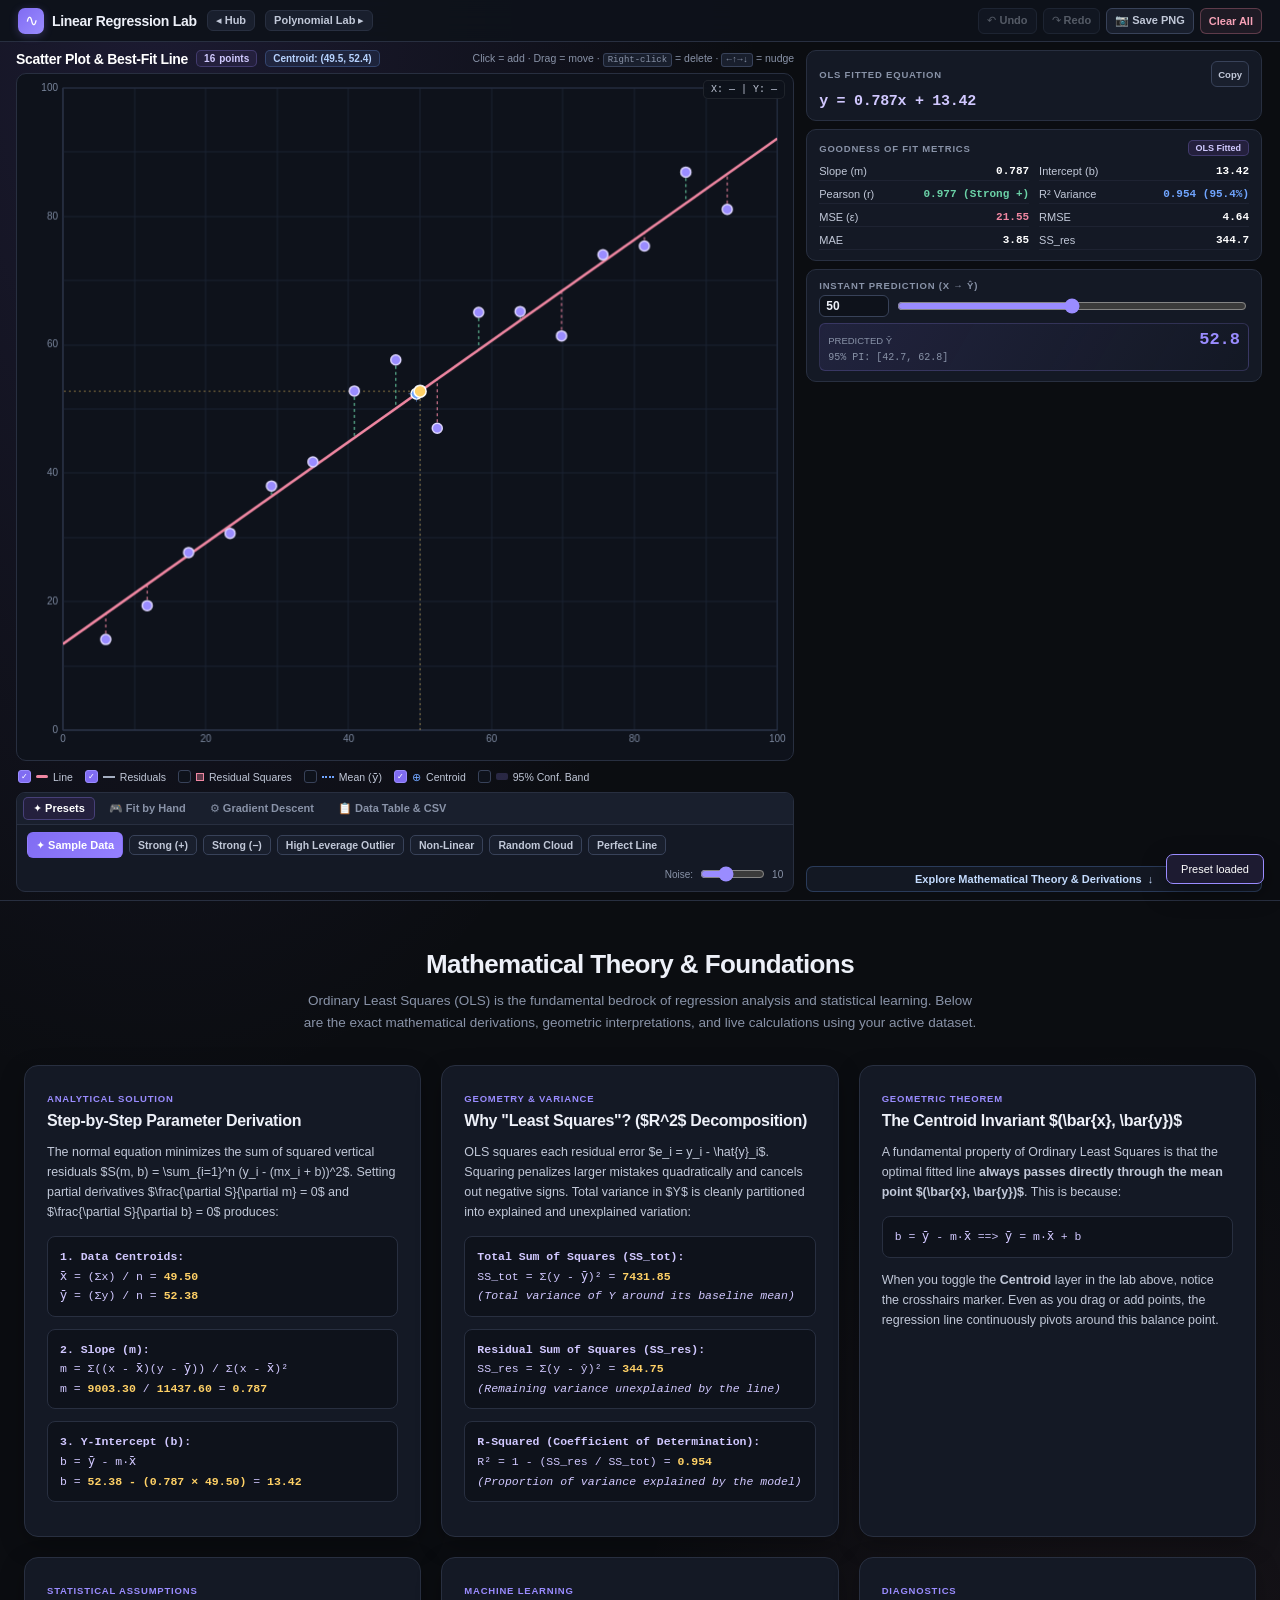
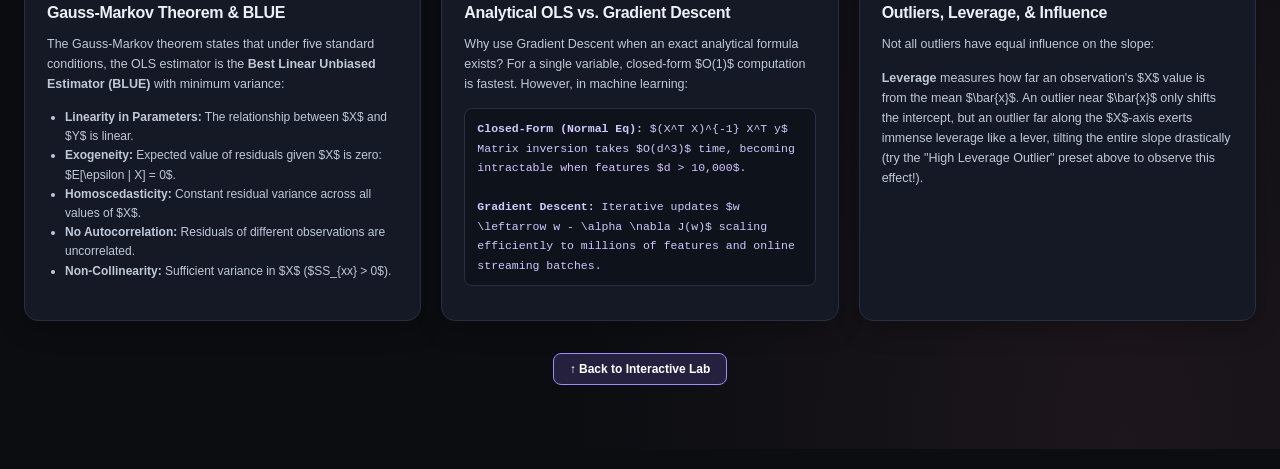
<file: linear_regression.html>
<!doctype html>
<html lang="en">
<head>
  <meta charset="utf-8">
  <meta name="viewport" content="width=device-width, initial-scale=1">
  <meta name="theme-color" content="#0b0d11">
  <title>Linear Regression Visualizer &amp; Lab</title>
  <style>
    :root {
      color-scheme: dark;
      --background: #0b0d11;
      --surface: #141925;
      --surface-raised: #191f2d;
      --surface-inset: #0e121b;
      --text: #edf0f8;
      --text-soft: #c1c8d8;
      --muted: #8993a8;
      --border: #282f40;
      --border-strong: #384259;
      --accent: #9a8cff;
      --accent-strong: #806cf2;
      --accent-subtle: #24203d;
      --accent-glow: rgba(154, 140, 255, 0.25);
      --pink: #f087a2;
      --pink-subtle: rgba(240, 135, 162, 0.15);
      --green: #6bd2a7;
      --green-subtle: rgba(107, 210, 167, 0.15);
      --amber: #ffd166;
      --amber-subtle: rgba(255, 209, 102, 0.15);
      --blue: #70a5ff;
      --font-sans: "Segoe UI", -apple-system, BlinkMacSystemFont, Roboto, sans-serif;
      --font-mono: "Cascadia Code", "Fira Code", Consolas, monospace;
      font-family: var(--font-sans);
      font-synthesis: none;
      text-rendering: optimizeLegibility;
    }

    * { box-sizing: border-box; }
    html { scroll-behavior: smooth; }

    body {
      margin: 0;
      min-width: 320px;
      color: var(--text);
      background:
        radial-gradient(ellipse at 12% 0%, rgba(128, 108, 242, 0.14), transparent 38rem),
        radial-gradient(ellipse at 88% 100%, rgba(240, 135, 162, 0.08), transparent 35rem),
        var(--background);
      overflow-x: hidden;
    }

    button, input, select, textarea { font: inherit; }

    /* ========================================================
       1. STRICT 100VH EXPERIMENT LAB VIEWPORT
       ======================================================== */
    .lab-viewport {
      height: 100vh;
      max-height: 100vh;
      display: flex;
      flex-direction: column;
      overflow: hidden;
      position: relative;
    }

    /* Slim Header (42px) */
    .site-header {
      height: 42px;
      flex-shrink: 0;
      display: flex;
      align-items: center;
      justify-content: space-between;
      padding: 0 18px;
      background: rgba(14, 18, 27, 0.95);
      backdrop-filter: blur(12px);
      border-bottom: 1px solid var(--border);
      z-index: 30;
    }

    .brand-group {
      display: flex;
      align-items: center;
      gap: 10px;
    }

    .brand {
      display: inline-flex;
      align-items: center;
      gap: 8px;
      color: var(--text);
      font-size: 14px;
      font-weight: 800;
      letter-spacing: -0.3px;
      text-decoration: none;
    }

    .brand-mark {
      display: grid;
      width: 26px;
      height: 26px;
      place-items: center;
      border-radius: 7px;
      color: #fff;
      background: linear-gradient(135deg, var(--accent-strong), var(--accent));
      font-size: 16px;
      box-shadow: 0 2px 8px var(--accent-glow);
    }

    .nav-pill-link {
      padding: 3px 8px;
      border-radius: 6px;
      border: 1px solid var(--border);
      background: var(--surface-raised);
      color: var(--text-soft);
      font-size: 11px;
      font-weight: 650;
      text-decoration: none;
      transition: all 0.14s ease;
    }
    .nav-pill-link:hover {
      border-color: var(--accent);
      color: #fff;
      background: var(--accent-subtle);
    }

    .header-actions {
      display: flex;
      align-items: center;
      gap: 6px;
    }

    /* Lab 2-Column Workspace (Fills remaining 100vh space) */
    .lab-workspace {
      flex: 1;
      display: grid;
      grid-template-columns: minmax(0, 1.7fr) minmax(320px, 1fr);
      gap: 12px;
      padding: 8px 16px 8px;
      min-height: 0;
      overflow: hidden;
    }

    /* Left Column: Canvas, Layers & Docked Tabs */
    .lab-main-col {
      display: flex;
      flex-direction: column;
      height: 100%;
      min-height: 0;
      gap: 6px;
    }

    /* Compact Info Bar */
    .lab-bar-top {
      display: flex;
      align-items: center;
      justify-content: space-between;
      gap: 8px;
      flex-shrink: 0;
    }

    .lab-title-group {
      display: flex;
      align-items: center;
      gap: 8px;
    }

    .lab-title {
      margin: 0;
      font-size: 14px;
      font-weight: 800;
      letter-spacing: -0.3px;
      color: #fff;
    }

    .badge {
      display: inline-flex;
      align-items: center;
      gap: 4px;
      padding: 2px 7px;
      border-radius: 5px;
      font-size: 10px;
      font-weight: 750;
    }

    .badge-purple {
      border: 1px solid rgba(154, 140, 255, 0.25);
      color: #d1caff;
      background: var(--accent-subtle);
    }

    .badge-cyan {
      border: 1px solid rgba(112, 165, 255, 0.25);
      color: #b7d3ff;
      background: rgba(112, 165, 255, 0.1);
    }

    .lab-hints {
      font-size: 10.5px;
      color: var(--muted);
    }
    .lab-hints kbd {
      padding: 1px 4px;
      border: 1px solid var(--border-strong);
      border-radius: 3px;
      background: var(--surface-raised);
      font-family: var(--font-mono);
      font-size: 9px;
    }

    /* Canvas Stage Container (Auto-stretches) */
    .chart-stage {
      position: relative;
      flex: 1;
      min-height: 190px;
      border-radius: 10px;
      overflow: hidden;
      background: var(--surface-inset);
      border: 1px solid var(--border);
    }

    #chart {
      display: block;
      width: 100%;
      height: 100%;
      cursor: crosshair;
      touch-action: none;
    }
    #chart.is-point-hover { cursor: grab; }
    #chart.is-dragging { cursor: grabbing; }

    .canvas-hud {
      position: absolute;
      top: 6px;
      right: 8px;
      padding: 3px 7px;
      border-radius: 5px;
      border: 1px solid rgba(255, 255, 255, 0.08);
      background: rgba(14, 18, 27, 0.85);
      backdrop-filter: blur(6px);
      color: var(--text-soft);
      font-size: 10px;
      font-family: var(--font-mono);
      pointer-events: none;
    }

    .floating-tooltip {
      position: absolute;
      display: none;
      pointer-events: none;
      z-index: 25;
      padding: 6px 10px;
      border-radius: 6px;
      border: 1px solid var(--border-strong);
      background: rgba(19, 25, 39, 0.95);
      backdrop-filter: blur(8px);
      color: var(--text);
      font-size: 10.5px;
      line-height: 1.4;
      white-space: nowrap;
      transform: translate(-50%, -120%);
    }

    /* Selected Bar (Compact overlay/strip) */
    .selected-bar {
      display: none;
      align-items: center;
      justify-content: space-between;
      flex-shrink: 0;
      gap: 8px;
      padding: 4px 10px;
      border-radius: 6px;
      border: 1px solid rgba(255, 209, 102, 0.3);
      background: rgba(255, 209, 102, 0.06);
      font-size: 11px;
    }
    .selected-bar.active { display: flex; }

    .selected-bar-coords {
      display: flex;
      align-items: center;
      gap: 6px;
    }
    .selected-bar-coords input {
      width: 58px;
      padding: 2px 4px;
      border-radius: 4px;
      border: 1px solid var(--border-strong);
      background: var(--surface-inset);
      color: var(--amber);
      font-family: var(--font-mono);
      font-size: 11px;
    }

    /* Toggles Strip */
    .toggles-strip {
      display: flex;
      align-items: center;
      flex-wrap: wrap;
      gap: 4px 12px;
      flex-shrink: 0;
      padding: 3px 2px;
    }

    .toggle-chip {
      display: inline-flex;
      align-items: center;
      gap: 5px;
      cursor: pointer;
      font-size: 10.5px;
      color: var(--text-soft);
      user-select: none;
    }
    .toggle-chip input[type="checkbox"] {
      appearance: none;
      width: 13px;
      height: 13px;
      margin: 0;
      border-radius: 3px;
      border: 1.5px solid var(--border-strong);
      background: var(--surface-inset);
      cursor: pointer;
      position: relative;
      display: grid;
      place-items: center;
    }
    .toggle-chip input[type="checkbox"]:checked {
      border-color: var(--accent);
      background: var(--accent-strong);
    }
    .toggle-chip input[type="checkbox"]:checked::after {
      content: "✓";
      font-size: 8px;
      font-weight: 900;
      color: #fff;
    }

    .legend-dot { width: 7px; height: 7px; border-radius: 50%; background: var(--accent); }
    .legend-line { width: 12px; height: 2.5px; background: var(--pink); border-radius: 2px; }
    .legend-dash { width: 12px; border-top: 2px dashed #a4aec1; }
    .legend-square { width: 8px; height: 8px; background: rgba(240, 135, 162, 0.35); border: 1px solid var(--pink); }
    .legend-mean { width: 12px; border-top: 2px dotted var(--blue); }
    .legend-band { width: 12px; height: 7px; background: rgba(154, 140, 255, 0.2); border-radius: 2px; }

    /* Bottom Sub-Tabs Dock */
    .dock-container {
      flex-shrink: 0;
      border: 1px solid var(--border);
      border-radius: 9px;
      background: var(--surface);
      overflow: hidden;
    }

    .dock-nav {
      display: flex;
      align-items: center;
      gap: 4px;
      padding: 4px 6px;
      border-bottom: 1px solid var(--border);
      background: var(--surface-raised);
    }

    .dock-btn {
      padding: 4px 9px;
      border-radius: 5px;
      border: 1px solid transparent;
      background: transparent;
      color: var(--muted);
      font-size: 11px;
      font-weight: 700;
      cursor: pointer;
      transition: all 0.12s ease;
    }
    .dock-btn:hover { color: var(--text); background: var(--surface-inset); }
    .dock-btn.active {
      color: #fff;
      background: var(--accent-subtle);
      border-color: rgba(154, 140, 255, 0.3);
    }

    .dock-panel {
      display: none;
      padding: 7px 10px;
      min-height: 48px;
      max-height: 85px;
      overflow-y: auto;
    }
    .dock-panel.active { display: block; }

    .presets-row {
      display: flex;
      align-items: center;
      flex-wrap: wrap;
      gap: 6px;
    }

    .dock-preset-btn {
      padding: 3px 8px;
      border-radius: 5px;
      border: 1px solid var(--border-strong);
      background: var(--surface-raised);
      color: var(--text-soft);
      font-size: 10.5px;
      font-weight: 600;
      cursor: pointer;
    }
    .dock-preset-btn:hover {
      border-color: var(--accent);
      color: #fff;
      background: var(--accent-subtle);
    }

    .noise-wrap {
      display: inline-flex;
      align-items: center;
      gap: 5px;
      margin-left: auto;
      font-size: 10px;
      color: var(--muted);
    }
    .noise-wrap input[type="range"] { width: 65px; accent-color: var(--accent); }

    /* Manual Fit Challenge Dock */
    .manual-fit-dock {
      display: flex;
      align-items: center;
      justify-content: space-between;
      flex-wrap: wrap;
      gap: 10px;
      font-size: 11px;
    }
    .slider-item {
      display: flex;
      align-items: center;
      gap: 6px;
    }
    .slider-item input[type="range"] { width: 90px; accent-color: var(--amber); }

    /* Gradient Descent Dock */
    .gd-dock {
      display: flex;
      align-items: center;
      flex-wrap: wrap;
      gap: 8px;
      font-size: 11px;
    }

    /* Table Dock */
    .table-dock {
      display: flex;
      align-items: center;
      justify-content: space-between;
      gap: 8px;
      font-size: 11px;
    }

    /* Right Column: Cards & Metrics */
    .lab-side-col {
      display: flex;
      flex-direction: column;
      gap: 8px;
      height: 100%;
      min-height: 0;
      overflow-y: auto;
      padding-right: 2px;
    }

    .side-card {
      border: 1px solid var(--border);
      border-radius: 10px;
      background: var(--surface);
      padding: 10px 12px;
      flex-shrink: 0;
    }

    .card-top-head {
      display: flex;
      align-items: center;
      justify-content: space-between;
      margin-bottom: 6px;
    }
    .card-label {
      margin: 0;
      color: var(--muted);
      font-size: 9.5px;
      font-weight: 800;
      letter-spacing: 0.8px;
      text-transform: uppercase;
    }

    /* Equation Card */
    .equation-display {
      font-family: var(--font-mono);
      font-size: 15px;
      font-weight: 800;
      color: #d1c8ff;
      margin: 2px 0 0;
      letter-spacing: -0.3px;
    }

    /* Metrics Grid */
    .metrics-2col {
      display: grid;
      grid-template-columns: repeat(2, 1fr);
      gap: 4px 10px;
    }
    .metric-item {
      display: flex;
      align-items: center;
      justify-content: space-between;
      padding: 3px 0;
      border-bottom: 1px solid rgba(40, 47, 64, 0.5);
      font-size: 11px;
    }
    .metric-name { color: var(--text-soft); }
    .metric-val {
      font-family: var(--font-mono);
      font-weight: 700;
      color: #fff;
    }

    /* Prediction Card */
    .predict-form-row {
      display: flex;
      align-items: center;
      gap: 6px;
      margin-top: 4px;
    }
    .predict-form-row input[type="number"] {
      width: 70px;
      padding: 3px 6px;
      border-radius: 6px;
      border: 1px solid var(--border-strong);
      background: var(--surface-inset);
      color: var(--text);
      font-size: 12px;
      font-weight: 700;
    }
    .predict-form-row input[type="range"] {
      flex: 1;
      accent-color: var(--accent);
    }

    .predict-output-box {
      display: flex;
      align-items: baseline;
      justify-content: space-between;
      margin-top: 6px;
      padding: 6px 8px;
      border-radius: 6px;
      background: linear-gradient(120deg, rgba(128, 108, 242, 0.12), transparent);
      border: 1px solid rgba(154, 140, 255, 0.2);
    }
    .predict-val {
      font-family: var(--font-mono);
      font-size: 17px;
      font-weight: 800;
      color: var(--accent);
    }
    .predict-pi {
      font-size: 10px;
      color: var(--muted);
      font-family: var(--font-mono);
    }

    /* Common Buttons */
    .btn {
      display: inline-flex;
      align-items: center;
      justify-content: center;
      gap: 5px;
      padding: 3px 8px;
      min-height: 26px;
      border-radius: 6px;
      border: 1px solid var(--border-strong);
      background: var(--surface-raised);
      color: var(--text-soft);
      font-size: 11px;
      font-weight: 700;
      cursor: pointer;
      transition: all 0.14s ease;
    }
    .btn:hover {
      border-color: var(--accent);
      color: #fff;
      background: #25223a;
    }
    .btn.primary {
      border-color: transparent;
      background: linear-gradient(135deg, var(--accent-strong), #9580ff);
      color: #fff;
    }
    .btn.primary:hover { background: #9d8cff; }
    .btn.danger {
      border-color: rgba(240, 135, 162, 0.3);
      color: #f7a2b7;
      background: rgba(240, 135, 162, 0.08);
    }
    .btn.danger:hover {
      border-color: var(--pink);
      color: #fff;
      background: rgba(240, 135, 162, 0.2);
    }

    /* Scroll To Theory Jump Banner */
    .jump-to-theory {
      margin-top: auto;
      padding: 6px 10px;
      border-radius: 7px;
      border: 1px solid rgba(112, 165, 255, 0.25);
      background: rgba(112, 165, 255, 0.08);
      color: #c4dcff;
      font-size: 11px;
      font-weight: 700;
      text-decoration: none;
      display: flex;
      align-items: center;
      justify-content: center;
      gap: 6px;
      transition: all 0.14s ease;
    }
    .jump-to-theory:hover {
      background: rgba(112, 165, 255, 0.18);
      border-color: var(--blue);
      color: #fff;
      transform: translateY(1px);
    }

    /* ========================================================
       2. BELOW-THE-FOLD THEORY & MATHEMATICAL DERIVATIONS
       ======================================================== */
    .theory-section {
      min-height: 100vh;
      max-width: 1360px;
      margin: 0 auto;
      padding: 48px 24px 64px;
      border-top: 1px solid var(--border);
    }

    .theory-header {
      margin-bottom: 32px;
      text-align: center;
    }
    .theory-header h2 {
      margin: 0 0 10px;
      font-size: 26px;
      font-weight: 850;
      letter-spacing: -0.6px;
    }
    .theory-header p {
      margin: 0 auto;
      max-width: 680px;
      color: var(--muted);
      font-size: 13.5px;
      line-height: 1.6;
    }

    .theory-grid {
      display: grid;
      grid-template-columns: repeat(auto-fit, minmax(380px, 1fr));
      gap: 20px;
    }

    .theory-card {
      border: 1px solid var(--border);
      border-radius: 14px;
      background: var(--surface);
      padding: 22px;
      box-shadow: 0 8px 24px rgba(0, 0, 0, 0.25);
    }

    .theory-card-badge {
      display: inline-block;
      margin-bottom: 8px;
      font-size: 9.5px;
      font-weight: 800;
      color: var(--accent);
      letter-spacing: 0.8px;
      text-transform: uppercase;
    }

    .theory-card h3 {
      margin: 0 0 12px;
      font-size: 16px;
      font-weight: 800;
      letter-spacing: -0.3px;
    }

    .theory-card p {
      margin: 0 0 14px;
      color: var(--text-soft);
      font-size: 12.5px;
      line-height: 1.6;
    }

    .math-callout {
      padding: 10px 12px;
      border-radius: 8px;
      background: var(--surface-inset);
      border: 1px solid var(--border);
      font-family: var(--font-mono);
      font-size: 11.5px;
      color: #d1c8ff;
      line-height: 1.7;
      margin-bottom: 12px;
    }
    .math-callout span.live-val {
      color: var(--amber);
      font-weight: 700;
    }

    .back-to-lab-btn {
      display: inline-flex;
      align-items: center;
      gap: 6px;
      margin-top: 32px;
      padding: 8px 16px;
      border-radius: 8px;
      border: 1px solid var(--accent);
      background: var(--accent-subtle);
      color: #fff;
      font-size: 12px;
      font-weight: 700;
      text-decoration: none;
    }
    .back-to-lab-btn:hover {
      background: var(--accent-strong);
    }

    /* Toast */
    .toast {
      position: fixed;
      bottom: 16px;
      right: 16px;
      z-index: 100;
      display: none;
      align-items: center;
      gap: 6px;
      padding: 8px 14px;
      border-radius: 7px;
      border: 1px solid var(--accent);
      background: #1d1b31;
      color: #fff;
      font-size: 11px;
      box-shadow: 0 8px 24px rgba(0,0,0,0.4);
    }

    /* Modal Import */
    .modal-overlay {
      position: fixed;
      inset: 0;
      z-index: 100;
      display: none;
      place-items: center;
      background: rgba(0, 0, 0, 0.75);
      backdrop-filter: blur(4px);
      padding: 16px;
    }
    .modal-overlay.open { display: grid; }
    .modal-card {
      width: min(480px, 100%);
      padding: 18px;
      background: var(--surface);
      border: 1px solid var(--border-strong);
      border-radius: 12px;
    }
    .modal-card textarea {
      width: 100%;
      height: 120px;
      padding: 8px;
      border-radius: 6px;
      border: 1px solid var(--border-strong);
      background: var(--surface-inset);
      color: var(--text);
      font-family: var(--font-mono);
      font-size: 11px;
      margin: 8px 0 12px;
    }

    @media (max-width: 860px) {
      .lab-viewport {
        height: auto;
        max-height: none;
        overflow: visible;
      }
      .lab-workspace {
        grid-template-columns: minmax(0, 1fr);
        overflow: visible;
      }
      .chart-stage { height: 320px; }
    }
  </style>
</head>
<body>

  <!-- ========================================================
       1. 100VH EXPERIMENT LAB SCREEN
       ======================================================== -->
  <div class="lab-viewport" id="top">
    <!-- Slim 42px Header -->
    <header class="site-header">
      <div class="brand-group">
        <a class="brand" href="index.html">
          <span class="brand-mark">∿</span>
          <span>Linear Regression Lab</span>
        </a>
        <a class="nav-pill-link" href="index.html">◂ Hub</a>
        <a class="nav-pill-link" href="polynomal_regression.html">Polynomial Lab ▸</a>
      </div>

      <div class="header-actions">
        <button class="btn" id="undo-button" type="button" title="Undo (Ctrl+Z)">↶ Undo</button>
        <button class="btn" id="redo-button" type="button" title="Redo (Ctrl+Y)">↷ Redo</button>
        <button class="btn" id="export-chart-button" type="button" title="Download chart PNG">📷 Save PNG</button>
        <button class="btn danger" id="clear-button" type="button">Clear All</button>
      </div>
    </header>

    <!-- 2-Column Responsive Lab Area (No Scroll) -->
    <main class="lab-workspace">
      <!-- Left Column: Canvas, Layers & Dock Tabs -->
      <section class="lab-main-col" aria-label="Interactive Chart Stage">
        <!-- Compact Info Bar -->
        <div class="lab-bar-top">
          <div class="lab-title-group">
            <h1 class="lab-title">Scatter Plot &amp; Best-Fit Line</h1>
            <span class="badge badge-purple"><span id="point-count">0</span> points</span>
            <span class="badge badge-cyan" id="centroid-badge">Centroid: (—, —)</span>
          </div>
          <span class="lab-hints">Click = add · Drag = move · <kbd>Right-click</kbd> = delete · <kbd>←↑→↓</kbd> = nudge</span>
        </div>

        <!-- Canvas Stage -->
        <div class="chart-stage">
          <canvas id="chart" width="600" height="380" aria-label="Regression Scatter Plot"></canvas>
          <div class="canvas-hud" id="hud-coords">X: — | Y: —</div>
          <div class="floating-tooltip" id="chart-tooltip"></div>
        </div>

        <!-- Selected Point Bar (appears when a point is active) -->
        <div class="selected-bar" id="selected-bar">
          <div class="selected-bar-coords">
            <strong style="color: var(--amber);">Selected:</strong>
            <label>X <input type="number" id="sel-x-input" step="0.5" min="0" max="100"></label>
            <label>Y <input type="number" id="sel-y-input" step="0.5" min="0" max="100"></label>
            <span id="selected-point-info" style="color: var(--muted); font-size: 10px;"></span>
          </div>
          <div style="display: flex; gap: 4px;">
            <button class="btn danger" id="delete-selected-btn" type="button" style="padding: 2px 6px; font-size: 10px;">Delete</button>
            <button class="btn" id="deselect-btn" type="button" style="padding: 2px 6px; font-size: 10px;">Done</button>
          </div>
        </div>

        <!-- Layer Toggles Strip -->
        <div class="toggles-strip" aria-label="Display layers">
          <label class="toggle-chip">
            <input type="checkbox" id="toggle-line" checked>
            <i class="legend-line"></i> Line
          </label>
          <label class="toggle-chip">
            <input type="checkbox" id="toggle-residuals" checked>
            <i class="legend-dash"></i> Residuals
          </label>
          <label class="toggle-chip" title="Geometric squares showing what OLS minimizes">
            <input type="checkbox" id="toggle-squares">
            <i class="legend-square"></i> Residual Squares
          </label>
          <label class="toggle-chip" title="Mean Y baseline (SS_tot)">
            <input type="checkbox" id="toggle-mean">
            <i class="legend-mean"></i> Mean (ȳ)
          </label>
          <label class="toggle-chip" title="Data centroid (x̄, ȳ)">
            <input type="checkbox" id="toggle-centroid" checked>
            <span style="color: var(--blue); font-weight: bold;">⊕</span> Centroid
          </label>
          <label class="toggle-chip" title="95% Confidence Interval band">
            <input type="checkbox" id="toggle-ci">
            <i class="legend-band"></i> 95% Conf. Band
          </label>
        </div>

        <!-- Docked Sub-Tabs at Bottom of Left Column -->
        <div class="dock-container">
          <nav class="dock-nav" role="tablist">
            <button class="dock-btn active" role="tab" data-dock="dock-presets">✦ Presets</button>
            <button class="dock-btn" role="tab" data-dock="dock-manual">🎮 Fit by Hand</button>
            <button class="dock-btn" role="tab" data-dock="dock-gd">⚙ Gradient Descent</button>
            <button class="dock-btn" role="tab" data-dock="dock-data">📋 Data Table &amp; CSV</button>
          </nav>

          <!-- Dock 1: Presets -->
          <div class="dock-panel active" id="dock-presets" role="tabpanel">
            <div class="presets-row">
              <button class="btn primary" id="generate-button" type="button">✦ Sample Data</button>
              <button class="dock-preset-btn" type="button" data-preset="strong-pos">Strong (+)</button>
              <button class="dock-preset-btn" type="button" data-preset="strong-neg">Strong (−)</button>
              <button class="dock-preset-btn" type="button" data-preset="outlier">High Leverage Outlier</button>
              <button class="dock-preset-btn" type="button" data-preset="parabola">Non-Linear</button>
              <button class="dock-preset-btn" type="button" data-preset="uncorrelated">Random Cloud</button>
              <button class="dock-preset-btn" type="button" data-preset="perfect">Perfect Line</button>

              <div class="noise-wrap">
                <span>Noise:</span>
                <input type="range" id="noise-slider" min="1" max="25" value="10">
                <span id="noise-val">10</span>
              </div>
            </div>
          </div>

          <!-- Dock 2: Fit by Hand Challenge -->
          <div class="dock-panel" id="dock-manual" role="tabpanel">
            <div class="manual-fit-dock">
              <div class="slider-item">
                <span>Slope (m): <strong id="manual-slope-val" style="color:var(--amber);">0.50</strong></span>
                <input type="range" id="manual-slope-slider" min="-2.5" max="2.5" step="0.01" value="0.5">
              </div>
              <div class="slider-item">
                <span>Intercept (b): <strong id="manual-intercept-val" style="color:var(--amber);">30.0</strong></span>
                <input type="range" id="manual-intercept-slider" min="-30" max="100" step="0.5" value="30">
              </div>
              <div>
                <span>Your MSE: <strong id="manual-mse-val" style="color:var(--amber); font-family:var(--font-mono);">—</strong></span>
                <span style="color:var(--muted); margin-left:8px;">OLS Best: <strong id="manual-optimal-mse" style="color:var(--green); font-family:var(--font-mono);">—</strong></span>
              </div>
              <div style="display:flex; gap:6px;">
                <label class="toggle-chip" style="font-size:10px;">
                  <input type="checkbox" id="show-manual-line" checked> Show Line
                </label>
                <button class="btn primary" id="match-optimal-btn" type="button" style="font-size:10px; padding:2px 6px;">Snap OLS</button>
              </div>
            </div>
          </div>

          <!-- Dock 3: Gradient Descent -->
          <div class="dock-panel" id="dock-gd" role="tabpanel">
            <div class="gd-dock">
              <span>Rate (α):</span>
              <select id="gd-lr" style="height:24px; font-size:11px; background:var(--surface-raised); color:#fff; border:1px solid var(--border-strong); border-radius:4px;">
                <option value="0.01">0.01</option>
                <option value="0.05" selected>0.05</option>
                <option value="0.1">0.10</option>
                <option value="0.2">0.20</option>
              </select>
              <button class="btn primary" id="gd-step-btn" type="button">Step 1</button>
              <button class="btn" id="gd-run-btn" type="button">▶ Train 50 Epochs</button>
              <button class="btn" id="gd-reset-btn" type="button">Reset</button>
              <span style="margin-left:auto; font-family:var(--font-mono); font-size:10.5px;">
                Epoch: <strong id="gd-epoch-counter" style="color:#fff;">0</strong> | MSE: <strong id="gd-loss-val" style="color:var(--pink);">—</strong>
              </span>
            </div>
          </div>

          <!-- Dock 4: Data Table & CSV -->
          <div class="dock-panel" id="dock-data" role="tabpanel">
            <div class="table-dock">
              <div style="display:flex; align-items:center; gap:4px;">
                <input type="number" id="tbl-add-x" placeholder="X" min="0" max="100" step="any" style="width:52px; padding:2px 4px; border-radius:4px; border:1px solid var(--border-strong); background:var(--surface-inset); color:#fff; font-size:11px;">
                <input type="number" id="tbl-add-y" placeholder="Y" min="0" max="100" step="any" style="width:52px; padding:2px 4px; border-radius:4px; border:1px solid var(--border-strong); background:var(--surface-inset); color:#fff; font-size:11px;">
                <button class="btn primary" id="tbl-add-btn" type="button" style="font-size:10.5px;">+ Add</button>
              </div>
              <div style="display:flex; gap:6px;">
                <button class="btn" id="export-csv-btn" type="button">Export CSV</button>
                <button class="btn" id="open-import-btn" type="button">Paste / Import</button>
              </div>
            </div>
          </div>
        </div>
      </section>

      <!-- Right Column: Metrics, Equation & Prediction -->
      <aside class="lab-side-col" aria-label="Model metrics and predictions">
        <!-- Equation Box -->
        <div class="side-card">
          <div class="card-top-head">
            <p class="card-label">OLS Fitted Equation</p>
            <button class="btn" id="copy-equation-btn" type="button" style="font-size:9.5px; padding:1px 6px;">Copy</button>
          </div>
          <div class="equation-display" id="equation">y = —x + —</div>
        </div>

        <!-- Metrics Grid -->
        <div class="side-card">
          <div class="card-top-head">
            <p class="card-label">Goodness of Fit Metrics</p>
            <span class="badge badge-purple" id="model-status" style="font-size:9px;">Waiting for data</span>
          </div>

          <div class="metrics-2col">
            <div class="metric-item">
              <span class="metric-name">Slope (m)</span>
              <span class="metric-val" id="slope-value">—</span>
            </div>
            <div class="metric-item">
              <span class="metric-name">Intercept (b)</span>
              <span class="metric-val" id="intercept-value">—</span>
            </div>
            <div class="metric-item">
              <span class="metric-name">Pearson (r)</span>
              <span class="metric-val" id="r-value" style="color:var(--green);">—</span>
            </div>
            <div class="metric-item">
              <span class="metric-name">R² Variance</span>
              <span class="metric-val" id="r2-value" style="color:var(--blue);">—</span>
            </div>
            <div class="metric-item">
              <span class="metric-name">MSE (ε)</span>
              <span class="metric-val" id="mse-value" style="color:var(--pink);">—</span>
            </div>
            <div class="metric-item">
              <span class="metric-name">RMSE</span>
              <span class="metric-val" id="rmse-value">—</span>
            </div>
            <div class="metric-item">
              <span class="metric-name">MAE</span>
              <span class="metric-val" id="mae-value">—</span>
            </div>
            <div class="metric-item">
              <span class="metric-name">SS_res</span>
              <span class="metric-val" id="ssres-value">—</span>
            </div>
          </div>
        </div>

        <!-- Prediction Card -->
        <div class="side-card">
          <p class="card-label">Instant Prediction (X → Ŷ)</p>
          <div class="predict-form-row">
            <input id="x-input" type="number" step="any" value="50">
            <input type="range" id="x-predict-slider" min="0" max="100" step="0.5" value="50">
          </div>
          <div class="predict-output-box">
            <div>
              <span style="font-size:9.5px; color:var(--muted); display:block;">PREDICTED Ŷ</span>
              <span class="predict-pi" id="pred-interval">95% PI: —</span>
            </div>
            <div class="predict-val" id="prediction-output">—</div>
          </div>
          <div id="extrapolation-warning" style="display:none; color:var(--amber); font-size:9.5px; margin-top:4px;">
            ⚠️ Extrapolating beyond observed data range
          </div>
        </div>

        <!-- Jump to Theory Anchor -->
        <a class="jump-to-theory" href="#theory-section">
          <span>Explore Mathematical Theory &amp; Derivations</span>
          <span aria-hidden="true">↓</span>
        </a>
      </aside>
    </main>
  </div>

  <!-- ========================================================
       2. BELOW-THE-FOLD MODULAR THEORY SECTION
       ======================================================== -->
  <section class="theory-section" id="theory-section">
    <div class="theory-header">
      <h2>Mathematical Theory &amp; Foundations</h2>
      <p>
        Ordinary Least Squares (OLS) is the fundamental bedrock of regression analysis and statistical learning.
        Below are the exact mathematical derivations, geometric interpretations, and live calculations using your active dataset.
      </p>
    </div>

    <div class="theory-grid">
      <!-- Card 1: Step-by-Step Analytical Derivation -->
      <article class="theory-card">
        <span class="theory-card-badge">Analytical Solution</span>
        <h3>Step-by-Step Parameter Derivation</h3>
        <p>The normal equation minimizes the sum of squared vertical residuals $S(m, b) = \sum_{i=1}^n (y_i - (mx_i + b))^2$. Setting partial derivatives $\frac{\partial S}{\partial m} = 0$ and $\frac{\partial S}{\partial b} = 0$ produces:</p>

        <div class="math-callout">
          <strong>1. Data Centroids:</strong><br>
          x̄ = (Σx) / n = <span class="live-val" id="theory-mean-x">—</span><br>
          ȳ = (Σy) / n = <span class="live-val" id="theory-mean-y">—</span>
        </div>

        <div class="math-callout">
          <strong>2. Slope (m):</strong><br>
          m = Σ((x - x̄)(y - ȳ)) / Σ(x - x̄)²<br>
          m = <span class="live-val" id="theory-ssxy">—</span> / <span class="live-val" id="theory-ssxx">—</span> = <span class="live-val" id="theory-slope">—</span>
        </div>

        <div class="math-callout">
          <strong>3. Y-Intercept (b):</strong><br>
          b = ȳ - m·x̄<br>
          b = <span class="live-val" id="theory-intercept-formula">—</span> = <span class="live-val" id="theory-intercept">—</span>
        </div>
      </article>

      <!-- Card 2: Geometric Least Squares & Variance -->
      <article class="theory-card">
        <span class="theory-card-badge">Geometry &amp; Variance</span>
        <h3>Why "Least Squares"? ($R^2$ Decomposition)</h3>
        <p>OLS squares each residual error $e_i = y_i - \hat{y}_i$. Squaring penalizes larger mistakes quadratically and cancels out negative signs. Total variance in $Y$ is cleanly partitioned into explained and unexplained variation:</p>

        <div class="math-callout">
          <strong>Total Sum of Squares (SS_tot):</strong><br>
          SS_tot = Σ(y - ȳ)² = <span class="live-val" id="theory-sstot">—</span><br>
          <em>(Total variance of Y around its baseline mean)</em>
        </div>

        <div class="math-callout">
          <strong>Residual Sum of Squares (SS_res):</strong><br>
          SS_res = Σ(y - ŷ)² = <span class="live-val" id="theory-ssres">—</span><br>
          <em>(Remaining variance unexplained by the line)</em>
        </div>

        <div class="math-callout">
          <strong>R-Squared (Coefficient of Determination):</strong><br>
          R² = 1 - (SS_res / SS_tot) = <span class="live-val" id="theory-r2">—</span><br>
          <em>(Proportion of variance explained by the model)</em>
        </div>
      </article>

      <!-- Card 3: The Centroid Invariant -->
      <article class="theory-card">
        <span class="theory-card-badge">Geometric Theorem</span>
        <h3>The Centroid Invariant $(\bar{x}, \bar{y})$</h3>
        <p>A fundamental property of Ordinary Least Squares is that the optimal fitted line <strong>always passes directly through the mean point $(\bar{x}, \bar{y})$</strong>. This is because:</p>
        <div class="math-callout">
          b = ȳ - m·x̄  ==&gt;  ȳ = m·x̄ + b
        </div>
        <p>When you toggle the <strong>Centroid</strong> layer in the lab above, notice the crosshairs marker. Even as you drag or add points, the regression line continuously pivots around this balance point.</p>
      </article>

      <!-- Card 4: Gauss-Markov Assumptions -->
      <article class="theory-card">
        <span class="theory-card-badge">Statistical Assumptions</span>
        <h3>Gauss-Markov Theorem &amp; BLUE</h3>
        <p>The Gauss-Markov theorem states that under five standard conditions, the OLS estimator is the <strong>Best Linear Unbiased Estimator (BLUE)</strong> with minimum variance:</p>
        <ul style="padding-left:18px; color:var(--text-soft); font-size:12px; line-height:1.6; margin:0 0 12px;">
          <li><strong>Linearity in Parameters:</strong> The relationship between $X$ and $Y$ is linear.</li>
          <li><strong>Exogeneity:</strong> Expected value of residuals given $X$ is zero: $E[\epsilon | X] = 0$.</li>
          <li><strong>Homoscedasticity:</strong> Constant residual variance across all values of $X$.</li>
          <li><strong>No Autocorrelation:</strong> Residuals of different observations are uncorrelated.</li>
          <li><strong>Non-Collinearity:</strong> Sufficient variance in $X$ ($SS_{xx} &gt; 0$).</li>
        </ul>
      </article>

      <!-- Card 5: Gradient Descent vs OLS -->
      <article class="theory-card">
        <span class="theory-card-badge">Machine Learning</span>
        <h3>Analytical OLS vs. Gradient Descent</h3>
        <p>Why use Gradient Descent when an exact analytical formula exists? For a single variable, closed-form $O(1)$ computation is fastest. However, in machine learning:</p>
        <div class="math-callout">
          <strong>Closed-Form (Normal Eq):</strong> $(X^T X)^{-1} X^T y$<br>
          Matrix inversion takes $O(d^3)$ time, becoming intractable when features $d &gt; 10,000$.<br><br>
          <strong>Gradient Descent:</strong> Iterative updates $w \leftarrow w - \alpha \nabla J(w)$ scaling efficiently to millions of features and online streaming batches.
        </div>
      </article>

      <!-- Card 6: Outlier Leverage & Influence -->
      <article class="theory-card">
        <span class="theory-card-badge">Diagnostics</span>
        <h3>Outliers, Leverage, &amp; Influence</h3>
        <p>Not all outliers have equal influence on the slope:</p>
        <p><strong>Leverage</strong> measures how far an observation's $X$ value is from the mean $\bar{x}$. An outlier near $\bar{x}$ only shifts the intercept, but an outlier far along the $X$-axis exerts immense leverage like a lever, tilting the entire slope drastically (try the "High Leverage Outlier" preset above to observe this effect!).</p>
      </article>
    </div>

    <div style="text-align:center;">
      <a class="back-to-lab-btn" href="#top">↑ Back to Interactive Lab</a>
    </div>
  </section>

  <!-- Import Modal -->
  <div class="modal-overlay" id="import-modal">
    <div class="modal-card">
      <h3 style="margin:0 0 6px; font-size:14px;">Import Dataset</h3>
      <p style="color:var(--muted); font-size:11px; margin:0 0 8px;">Paste comma or whitespace separated X,Y pairs (one per line):</p>
      <textarea id="import-textarea" placeholder="10, 25&#10;20, 38&#10;35, 52"></textarea>
      <div style="display:flex; justify-content:flex-end; gap:6px;">
        <button class="btn" id="close-import-btn" type="button">Cancel</button>
        <button class="btn primary" id="submit-import-btn" type="button">Load Data</button>
      </div>
    </div>
  </div>

  <div class="toast" id="toast-msg"></div>

  <!-- Script Engine -->
  <script>
    "use strict";

    (() => {
      const canvas = document.getElementById("chart");
      const context = canvas.getContext("2d");
      const pointCountEl = document.getElementById("point-count");
      const centroidBadge = document.getElementById("centroid-badge");
      const hudCoords = document.getElementById("hud-coords");
      const tooltip = document.getElementById("chart-tooltip");
      const selectedBar = document.getElementById("selected-bar");
      const selXInput = document.getElementById("sel-x-input");
      const selYInput = document.getElementById("sel-y-input");
      const selectedPointInfo = document.getElementById("selected-point-info");
      const deleteSelectedBtn = document.getElementById("delete-selected-btn");
      const deselectBtn = document.getElementById("deselect-btn");

      // Toggles
      const toggleLine = document.getElementById("toggle-line");
      const toggleResiduals = document.getElementById("toggle-residuals");
      const toggleSquares = document.getElementById("toggle-squares");
      const toggleMean = document.getElementById("toggle-mean");
      const toggleCentroid = document.getElementById("toggle-centroid");
      const toggleCi = document.getElementById("toggle-ci");

      // Actions
      const generateButton = document.getElementById("generate-button");
      const clearButton = document.getElementById("clear-button");
      const undoBtn = document.getElementById("undo-button");
      const redoBtn = document.getElementById("redo-button");
      const exportChartBtn = document.getElementById("export-chart-button");
      const noiseSlider = document.getElementById("noise-slider");
      const noiseVal = document.getElementById("noise-val");

      // Prediction Elements
      const xInput = document.getElementById("x-input");
      const xPredictSlider = document.getElementById("x-predict-slider");
      const predictionOutput = document.getElementById("prediction-output");
      const predInterval = document.getElementById("pred-interval");
      const extrapolationWarning = document.getElementById("extrapolation-warning");

      // Metrics Elements
      const modelStatus = document.getElementById("model-status");
      const equationEl = document.getElementById("equation");
      const copyEquationBtn = document.getElementById("copy-equation-btn");
      const slopeValue = document.getElementById("slope-value");
      const interceptValue = document.getElementById("intercept-value");
      const rValue = document.getElementById("r-value");
      const r2Value = document.getElementById("r2-value");
      const mseValue = document.getElementById("mse-value");
      const rmseValue = document.getElementById("rmse-value");
      const maeValue = document.getElementById("mae-value");
      const ssresValue = document.getElementById("ssres-value");

      // Theory live elements
      const thMeanX = document.getElementById("theory-mean-x");
      const thMeanY = document.getElementById("theory-mean-y");
      const thSsxy = document.getElementById("theory-ssxy");
      const thSsxx = document.getElementById("theory-ssxx");
      const thSlope = document.getElementById("theory-slope");
      const thInterceptFormula = document.getElementById("theory-intercept-formula");
      const thIntercept = document.getElementById("theory-intercept");
      const thSstot = document.getElementById("theory-sstot");
      const thSsres = document.getElementById("theory-ssres");
      const thR2 = document.getElementById("theory-r2");

      // Manual Challenge Elements
      const manualSlopeSlider = document.getElementById("manual-slope-slider");
      const manualInterceptSlider = document.getElementById("manual-intercept-slider");
      const manualSlopeVal = document.getElementById("manual-slope-val");
      const manualInterceptVal = document.getElementById("manual-intercept-val");
      const manualMseVal = document.getElementById("manual-mse-val");
      const manualOptimalMse = document.getElementById("manual-optimal-mse");
      const showManualLine = document.getElementById("show-manual-line");
      const matchOptimalBtn = document.getElementById("match-optimal-btn");

      // Gradient Descent Elements
      const gdLrSelect = document.getElementById("gd-lr");
      const gdStepBtn = document.getElementById("gd-step-btn");
      const gdRunBtn = document.getElementById("gd-run-btn");
      const gdResetBtn = document.getElementById("gd-reset-btn");
      const gdEpochCounter = document.getElementById("gd-epoch-counter");
      const gdLossVal = document.getElementById("gd-loss-val");

      // Table Elements
      const tblAddX = document.getElementById("tbl-add-x");
      const tblAddY = document.getElementById("tbl-add-y");
      const tblAddBtn = document.getElementById("tbl-add-btn");
      const exportCsvBtn = document.getElementById("export-csv-btn");
      const openImportBtn = document.getElementById("open-import-btn");
      const importModal = document.getElementById("import-modal");
      const closeImportBtn = document.getElementById("close-import-btn");
      const submitImportBtn = document.getElementById("submit-import-btn");
      const importTextarea = document.getElementById("import-textarea");
      const toastMsg = document.getElementById("toast-msg");

      // State
      const xMin = 0; const xMax = 100;
      const yMin = 0; const yMax = 100;
      const tickStep = 10;
      const pointHitRadius = 14;

      let plot = { left: 48, right: 580, top: 16, bottom: 340 };
      let points = [];
      let model = null;
      let prediction = null;
      let selectedPoint = null;
      let hoveredPoint = null;
      let draggedPoint = null;
      let isDragging = false;

      // Manual Fit
      let manualM = 0.5;
      let manualB = 30;

      // Gradient Descent
      let gdM = 0;
      let gdB = 0;
      let gdEpoch = 0;

      // History
      const historyStack = [];
      let historyStep = -1;

      function pushHistory() {
        if (historyStep < historyStack.length - 1) historyStack.splice(historyStep + 1);
        historyStack.push(points.map(p => ({ x: p.x, y: p.y })));
        if (historyStack.length > 50) historyStack.shift();
        historyStep = historyStack.length - 1;
        updateHistoryButtons();
      }

      function updateHistoryButtons() {
        undoBtn.disabled = historyStep <= 0;
        redoBtn.disabled = historyStep >= historyStack.length - 1;
        undoBtn.style.opacity = undoBtn.disabled ? "0.4" : "1";
        redoBtn.style.opacity = redoBtn.disabled ? "0.4" : "1";
      }

      function undo() {
        if (historyStep > 0) {
          historyStep--;
          points = historyStack[historyStep].map(p => ({ ...p }));
          selectedPoint = null;
          updateView();
          updateHistoryButtons();
          showToast("Undo applied");
        }
      }

      function redo() {
        if (historyStep < historyStack.length - 1) {
          historyStep++;
          points = historyStack[historyStep].map(p => ({ ...p }));
          selectedPoint = null;
          updateView();
          updateHistoryButtons();
          showToast("Redo applied");
        }
      }

      function showToast(msg) {
        toastMsg.textContent = msg;
        toastMsg.style.display = "flex";
        clearTimeout(toastMsg._timer);
        toastMsg._timer = setTimeout(() => { toastMsg.style.display = "none"; }, 2000);
      }

      function formatNumber(v, d = 2) {
        return Number.isFinite(v) ? v.toFixed(d) : "—";
      }

      // Responsive HiDPI Canvas Resizing
      function resizeCanvas() {
        const stage = canvas.parentElement;
        const rect = stage.getBoundingClientRect();
        const dpr = window.devicePixelRatio || 1;
        const w = rect.width;
        const h = rect.height;

        canvas.width = Math.round(w * dpr);
        canvas.height = Math.round(h * dpr);
        context.setTransform(dpr, 0, 0, dpr, 0, 0);

        plot.left = 46;
        plot.right = w - 16;
        plot.top = 14;
        plot.bottom = h - 30;

        drawChart();
      }

      window.addEventListener("resize", resizeCanvas);

      function toCanvasX(x) {
        return plot.left + ((x - xMin) / (xMax - xMin)) * (plot.right - plot.left);
      }

      function toCanvasY(y) {
        return plot.bottom - ((y - yMin) / (yMax - yMin)) * (plot.bottom - plot.top);
      }

      function toCanvasCoordinates({ x, y }) {
        return { px: toCanvasX(x), py: toCanvasY(y) };
      }

      function toDataCoordinates(px, py) {
        const boundedX = Math.max(plot.left, Math.min(plot.right, px));
        const boundedY = Math.max(plot.top, Math.min(plot.bottom, py));
        return {
          x: xMin + ((boundedX - plot.left) / (plot.right - plot.left)) * (xMax - xMin),
          y: yMin + ((plot.bottom - boundedY) / (plot.bottom - plot.top)) * (yMax - yMin)
        };
      }

      function getCanvasPosition(event) {
        const bounds = canvas.getBoundingClientRect();
        return {
          x: event.clientX - bounds.left,
          y: event.clientY - bounds.top
        };
      }

      function findPointAt(position) {
        let nearest = null;
        let minDistSq = (pointHitRadius) ** 2;
        for (let i = points.length - 1; i >= 0; i--) {
          const pt = points[i];
          const { px, py } = toCanvasCoordinates(pt);
          const distSq = (px - position.x) ** 2 + (py - position.y) ** 2;
          if (distSq <= minDistSq) {
            nearest = pt;
            minDistSq = distSq;
          }
        }
        return nearest;
      }

      // Linear Regression Math
      function fitLinearRegression(pts) {
        if (!Array.isArray(pts) || pts.length < 2) return null;
        const n = pts.length;
        const sumX = pts.reduce((acc, p) => acc + p.x, 0);
        const sumY = pts.reduce((acc, p) => acc + p.y, 0);
        const meanX = sumX / n;
        const meanY = sumY / n;

        const SS_xx = pts.reduce((acc, p) => acc + (p.x - meanX) ** 2, 0);
        const SS_yy = pts.reduce((acc, p) => acc + (p.y - meanY) ** 2, 0);
        const SS_xy = pts.reduce((acc, p) => acc + (p.x - meanX) * (p.y - meanY), 0);

        if (SS_xx === 0) return null;

        const slope = SS_xy / SS_xx;
        const intercept = meanY - slope * meanX;

        let SS_res = 0;
        let sumAbsErr = 0;
        let minX = Infinity;
        let maxX = -Infinity;

        pts.forEach(p => {
          const yHat = slope * p.x + intercept;
          const err = p.y - yHat;
          SS_res += err * err;
          sumAbsErr += Math.abs(err);
          if (p.x < minX) minX = p.x;
          if (p.x > maxX) maxX = p.x;
        });

        const SS_tot = SS_yy;
        const r2 = SS_tot === 0 ? (SS_res === 0 ? 1 : 0) : Math.max(0, 1 - (SS_res / SS_tot));
        const r = (SS_xx > 0 && SS_yy > 0) ? (SS_xy / Math.sqrt(SS_xx * SS_yy)) : 0;
        const mse = SS_res / n;
        const rmse = Math.sqrt(mse);
        const mae = sumAbsErr / n;
        const seResidual = n > 2 ? Math.sqrt(SS_res / (n - 2)) : Math.sqrt(mse);

        return {
          n, meanX, meanY, slope, intercept, SS_xx, SS_yy, SS_xy, SS_res, SS_tot,
          r, r2, mse, rmse, mae, seResidual, minX, maxX
        };
      }

      // Drawing
      function drawChart() {
        const stage = canvas.parentElement;
        const w = stage.getBoundingClientRect().width;
        const h = stage.getBoundingClientRect().height;

        context.clearRect(0, 0, w, h);

        // Background
        context.fillStyle = "#0e121b";
        context.fillRect(plot.left, plot.top, plot.right - plot.left, plot.bottom - plot.top);

        // Subtle Grid
        context.lineWidth = 1;
        for (let xVal = xMin; xVal <= xMax; xVal += tickStep) {
          const px = Math.round(toCanvasX(xVal));
          context.beginPath();
          context.strokeStyle = xVal === 0 ? "#374158" : "#1a2233";
          context.moveTo(px, plot.top);
          context.lineTo(px, plot.bottom);
          context.stroke();
        }

        for (let yVal = yMin; yVal <= yMax; yVal += tickStep) {
          const py = Math.round(toCanvasY(yVal));
          context.beginPath();
          context.strokeStyle = yVal === 0 ? "#374158" : "#1a2233";
          context.moveTo(plot.left, py);
          context.lineTo(plot.right, py);
          context.stroke();
        }

        // Plot Border
        context.strokeStyle = "#283144";
        context.lineWidth = 1;
        context.strokeRect(plot.left, plot.top, plot.right - plot.left, plot.bottom - plot.top);

        // Axis Tick Numbers
        context.font = "10px 'Segoe UI', Arial, sans-serif";
        context.textAlign = "center";
        context.textBaseline = "top";
        for (let xVal = xMin; xVal <= xMax; xVal += 20) {
          const px = toCanvasX(xVal);
          context.fillStyle = "#7b879e";
          context.fillText(String(xVal), px, plot.bottom + 4);
        }

        context.textAlign = "right";
        context.textBaseline = "middle";
        for (let yVal = yMin; yVal <= yMax; yVal += 20) {
          const py = toCanvasY(yVal);
          context.fillStyle = "#7b879e";
          context.fillText(String(yVal), plot.left - 5, py);
        }

        // Clip to plot area
        context.save();
        context.beginPath();
        context.rect(plot.left, plot.top, plot.right - plot.left, plot.bottom - plot.top);
        context.clip();

        // 1. Confidence Band
        if (model && toggleCi.checked && model.n > 2) {
          context.fillStyle = "rgba(154, 140, 255, 0.12)";
          context.beginPath();
          for (let val = xMin; val <= xMax; val += 2) {
            const yHat = model.slope * val + model.intercept;
            const seFit = model.seResidual * Math.sqrt((1 / model.n) + ((val - model.meanX) ** 2) / model.SS_xx);
            const cy = toCanvasY(yHat + 1.96 * seFit);
            if (val === xMin) context.moveTo(toCanvasX(val), cy);
            else context.lineTo(toCanvasX(val), cy);
          }
          for (let val = xMax; val >= xMin; val -= 2) {
            const yHat = model.slope * val + model.intercept;
            const seFit = model.seResidual * Math.sqrt((1 / model.n) + ((val - model.meanX) ** 2) / model.SS_xx);
            context.lineTo(toCanvasX(val), toCanvasY(yHat - 1.96 * seFit));
          }
          context.closePath();
          context.fill();
        }

        // 2. Mean Y line
        if (model && toggleMean.checked) {
          const pyMean = toCanvasY(model.meanY);
          context.save();
          context.beginPath();
          context.setLineDash([3, 4]);
          context.strokeStyle = "#70a5ff";
          context.lineWidth = 1.4;
          context.moveTo(plot.left, pyMean);
          context.lineTo(plot.right, pyMean);
          context.stroke();
          context.restore();
        }

        // 3. Residual Squares
        if (model && toggleSquares.checked) {
          points.forEach(pt => {
            const yHat = model.slope * pt.x + model.intercept;
            const ptPos = toCanvasCoordinates(pt);
            const pyHat = toCanvasY(yHat);
            const diffY = ptPos.py - pyHat;
            const size = Math.abs(diffY);
            if (size > 0.5) {
              context.fillStyle = "rgba(240, 135, 162, 0.16)";
              context.strokeStyle = "rgba(240, 135, 162, 0.5)";
              context.lineWidth = 1;
              context.fillRect(ptPos.px, pyHat, size, diffY);
              context.strokeRect(ptPos.px, pyHat, size, diffY);
            }
          });
        }

        // 4. Residual vertical lines
        if (model && toggleResiduals.checked) {
          context.save();
          context.setLineDash([3, 3]);
          context.lineWidth = 1.2;
          points.forEach(pt => {
            const yHat = model.slope * pt.x + model.intercept;
            const ptPos = toCanvasCoordinates(pt);
            const pyHat = toCanvasY(yHat);
            context.beginPath();
            context.strokeStyle = pt.y >= yHat ? "rgba(107, 210, 167, 0.85)" : "rgba(240, 135, 162, 0.85)";
            context.moveTo(ptPos.px, ptPos.py);
            context.lineTo(ptPos.px, pyHat);
            context.stroke();
          });
          context.restore();
        }

        // 5. OLS Regression Line
        if (model && toggleLine.checked) {
          context.beginPath();
          context.moveTo(toCanvasX(xMin), toCanvasY(model.slope * xMin + model.intercept));
          context.lineTo(toCanvasX(xMax), toCanvasY(model.slope * xMax + model.intercept));
          context.strokeStyle = "#f087a2";
          context.lineWidth = 2.5;
          context.stroke();
        }

        // 6. Manual Challenge Line
        const isManualDock = document.getElementById("dock-manual").classList.contains("active");
        if (isManualDock && showManualLine.checked) {
          context.beginPath();
          context.moveTo(toCanvasX(xMin), toCanvasY(manualM * xMin + manualB));
          context.lineTo(toCanvasX(xMax), toCanvasY(manualM * xMax + manualB));
          context.strokeStyle = "#ffd166";
          context.lineWidth = 2;
          context.stroke();
        }

        // 7. Gradient Descent Line
        const isGdDock = document.getElementById("dock-gd").classList.contains("active");
        if (isGdDock && gdEpoch > 0) {
          context.beginPath();
          context.moveTo(toCanvasX(xMin), toCanvasY(gdM * xMin + gdB));
          context.lineTo(toCanvasX(xMax), toCanvasY(gdM * xMax + gdB));
          context.strokeStyle = "#70a5ff";
          context.lineWidth = 2;
          context.stroke();
        }

        // 8. Centroid
        if (model && toggleCentroid.checked) {
          const cx = toCanvasX(model.meanX);
          const cy = toCanvasY(model.meanY);
          context.beginPath();
          context.arc(cx, cy, 5.5, 0, Math.PI * 2);
          context.fillStyle = "#70a5ff";
          context.fill();
          context.strokeStyle = "#fff";
          context.lineWidth = 1.5;
          context.stroke();

          context.beginPath();
          context.strokeStyle = "rgba(112, 165, 255, 0.5)";
          context.lineWidth = 1;
          context.moveTo(cx - 8, cy); context.lineTo(cx + 8, cy);
          context.moveTo(cx, cy - 8); context.lineTo(cx, cy + 8);
          context.stroke();
        }

        // 9. Prediction Dot
        if (prediction && Number.isFinite(prediction.x) && Number.isFinite(prediction.y)) {
          const predPos = toCanvasCoordinates(prediction);
          context.save();
          context.setLineDash([2, 3]);
          context.strokeStyle = "rgba(255, 209, 102, 0.5)";
          context.lineWidth = 1;
          context.beginPath();
          context.moveTo(predPos.px, plot.bottom);
          context.lineTo(predPos.px, predPos.py);
          context.lineTo(plot.left, predPos.py);
          context.stroke();
          context.restore();

          context.beginPath();
          context.arc(predPos.px, predPos.py, 6, 0, Math.PI * 2);
          context.fillStyle = "#ffd166";
          context.fill();
          context.strokeStyle = "#fff";
          context.lineWidth = 1.5;
          context.stroke();
        }

        context.restore();

        // 10. Data points
        points.forEach(pt => {
          const { px, py } = toCanvasCoordinates(pt);
          const isSelected = selectedPoint === pt;
          const isHovered = hoveredPoint === pt;

          context.beginPath();
          context.arc(px, py, isSelected ? 7 : (isHovered ? 6.5 : 5), 0, Math.PI * 2);
          context.fillStyle = isSelected ? "#ffd166" : (isHovered ? "#b7a8ff" : "#9a8cff");
          context.fill();
          context.lineWidth = isSelected ? 2.2 : 1.5;
          context.strokeStyle = isSelected ? "#ffffff" : "#ded7ff";
          context.stroke();
        });
      }

      // Update calculations, cards and theory
      function updateView() {
        model = fitLinearRegression(points);
        pointCountEl.textContent = String(points.length);

        if (model) {
          centroidBadge.textContent = `Centroid: (${formatNumber(model.meanX, 1)}, ${formatNumber(model.meanY, 1)})`;
        } else {
          centroidBadge.textContent = "Centroid: (—, —)";
        }

        // Selected bar
        if (selectedPoint) {
          selectedBar.classList.add("active");
          selXInput.value = selectedPoint.x.toFixed(1);
          selYInput.value = selectedPoint.y.toFixed(1);
          if (model) {
            const yHat = model.slope * selectedPoint.x + model.intercept;
            const res = selectedPoint.y - yHat;
            selectedPointInfo.textContent = `Ŷ=${formatNumber(yHat, 1)} | e=${formatNumber(res, 2)}`;
          } else {
            selectedPointInfo.textContent = "";
          }
        } else {
          selectedBar.classList.remove("active");
        }

        // Live Model Metrics
        if (!model) {
          equationEl.textContent = "y = —x + —";
          slopeValue.textContent = "—";
          interceptValue.textContent = "—";
          rValue.textContent = "—";
          r2Value.textContent = "—";
          mseValue.textContent = "—";
          rmseValue.textContent = "—";
          maeValue.textContent = "—";
          ssresValue.textContent = "—";
          modelStatus.textContent = points.length < 2 ? "Waiting for data" : "Need varied X";

          // Theory live numbers
          thMeanX.textContent = "—";
          thMeanY.textContent = "—";
          thSsxy.textContent = "—";
          thSsxx.textContent = "—";
          thSlope.textContent = "—";
          thInterceptFormula.textContent = "—";
          thIntercept.textContent = "—";
          thSstot.textContent = "—";
          thSsres.textContent = "—";
          thR2.textContent = "—";
          manualOptimalMse.textContent = "—";
        } else {
          const interceptSign = model.intercept < 0 ? "−" : "+";
          equationEl.textContent = `y = ${formatNumber(model.slope, 3)}x ${interceptSign} ${formatNumber(Math.abs(model.intercept), 2)}`;
          slopeValue.textContent = formatNumber(model.slope, 3);
          interceptValue.textContent = formatNumber(model.intercept, 2);

          let rDesc = "";
          if (Math.abs(model.r) > 0.85) rDesc = model.r > 0 ? " (Strong +)" : " (Strong −)";
          else if (Math.abs(model.r) > 0.5) rDesc = model.r > 0 ? " (Mod +)" : " (Mod −)";
          rValue.textContent = `${formatNumber(model.r, 3)}${rDesc}`;

          const r2Pct = (model.r2 * 100).toFixed(1);
          r2Value.textContent = `${formatNumber(model.r2, 3)} (${r2Pct}%)`;
          mseValue.textContent = formatNumber(model.mse, 2);
          rmseValue.textContent = formatNumber(model.rmse, 2);
          maeValue.textContent = formatNumber(model.mae, 2);
          ssresValue.textContent = formatNumber(model.SS_res, 1);
          modelStatus.textContent = "OLS Fitted";

          // Update Theory values
          thMeanX.textContent = formatNumber(model.meanX, 2);
          thMeanY.textContent = formatNumber(model.meanY, 2);
          thSsxy.textContent = formatNumber(model.SS_xy, 2);
          thSsxx.textContent = formatNumber(model.SS_xx, 2);
          thSlope.textContent = formatNumber(model.slope, 3);
          thInterceptFormula.textContent = `${formatNumber(model.meanY, 2)} - (${formatNumber(model.slope, 3)} × ${formatNumber(model.meanX, 2)})`;
          thIntercept.textContent = formatNumber(model.intercept, 2);
          thSstot.textContent = formatNumber(model.SS_tot, 2);
          thSsres.textContent = formatNumber(model.SS_res, 2);
          thR2.textContent = formatNumber(model.r2, 3);

          manualOptimalMse.textContent = formatNumber(model.mse, 2);
        }

        updateManualChallenge();
        updatePrediction();
        drawChart();
      }

      // Prediction calculation
      function updatePrediction() {
        prediction = null;
        extrapolationWarning.style.display = "none";

        if (!model) {
          predictionOutput.textContent = "—";
          predInterval.textContent = "95% PI: —";
          return;
        }

        const x = Number(xInput.value);
        if (!Number.isFinite(x)) {
          predictionOutput.textContent = "—";
          predInterval.textContent = "95% PI: —";
          return;
        }

        const y = model.slope * x + model.intercept;
        prediction = { x, y };
        predictionOutput.textContent = formatNumber(y, 1);

        if (x < model.minX || x > model.maxX) {
          extrapolationWarning.style.display = "block";
        }

        if (model.n > 2) {
          const sePred = model.seResidual * Math.sqrt(1 + (1 / model.n) + ((x - model.meanX) ** 2) / model.SS_xx);
          const margin = 1.96 * sePred;
          predInterval.textContent = `95% PI: [${formatNumber(y - margin, 1)}, ${formatNumber(y + margin, 1)}]`;
        } else {
          predInterval.textContent = "95% PI: —";
        }
      }

      // Manual Challenge Calculation
      function updateManualChallenge() {
        manualSlopeVal.textContent = formatNumber(manualM, 2);
        manualInterceptVal.textContent = formatNumber(manualB, 1);

        if (points.length === 0) {
          manualMseVal.textContent = "—";
          return;
        }

        let totalSqErr = 0;
        points.forEach(p => {
          const yHat = manualM * p.x + manualB;
          totalSqErr += (p.y - yHat) ** 2;
        });
        manualMseVal.textContent = formatNumber(totalSqErr / points.length, 2);
      }

      // Canvas Pointer Events
      canvas.addEventListener("pointerdown", (e) => {
        if (!e.isPrimary) return;
        const pos = getCanvasPosition(e);
        const hit = findPointAt(pos);

        // Right-click delete
        if (e.button === 2) {
          e.preventDefault();
          if (hit) {
            const idx = points.indexOf(hit);
            if (idx > -1) {
              points.splice(idx, 1);
              if (selectedPoint === hit) selectedPoint = null;
              pushHistory();
              updateView();
              showToast("Point deleted");
            }
          }
          return;
        }

        if (e.button !== 0) return;

        if (hit) {
          selectedPoint = hit;
          draggedPoint = hit;
          isDragging = true;
          canvas.setPointerCapture(e.pointerId);
          canvas.classList.remove("is-point-hover");
          canvas.classList.add("is-dragging");
        } else {
          const newPt = toDataCoordinates(pos.x, pos.y);
          points.push(newPt);
          selectedPoint = newPt;
          pushHistory();
          showToast(`Added (${formatNumber(newPt.x, 1)}, ${formatNumber(newPt.y, 1)})`);
        }
        updateView();
      });

      canvas.addEventListener("contextmenu", (e) => e.preventDefault());

      canvas.addEventListener("pointermove", (e) => {
        const pos = getCanvasPosition(e);
        const dataCoords = toDataCoordinates(pos.x, pos.y);
        hudCoords.textContent = `X: ${formatNumber(dataCoords.x, 1)} | Y: ${formatNumber(dataCoords.y, 1)}`;

        if (draggedPoint && isDragging) {
          draggedPoint.x = Math.max(xMin, Math.min(xMax, dataCoords.x));
          draggedPoint.y = Math.max(yMin, Math.min(yMax, dataCoords.y));
          updateView();
          tooltip.style.display = "none";
          return;
        }

        hoveredPoint = findPointAt(pos);
        canvas.classList.toggle("is-point-hover", Boolean(hoveredPoint));

        if (hoveredPoint) {
          const ptPos = toCanvasCoordinates(hoveredPoint);
          let extraInfo = "";
          if (model) {
            const yHat = model.slope * hoveredPoint.x + model.intercept;
            const res = hoveredPoint.y - yHat;
            extraInfo = `<br>e: ${formatNumber(res, 2)} | e²: ${formatNumber(res * res, 2)}`;
          }
          tooltip.innerHTML = `<strong>Point</strong><br>X: ${formatNumber(hoveredPoint.x, 2)} | Y: ${formatNumber(hoveredPoint.y, 2)}${extraInfo}`;
          tooltip.style.left = `${ptPos.px}px`;
          tooltip.style.top = `${ptPos.py}px`;
          tooltip.style.display = "block";
        } else {
          tooltip.style.display = "none";
        }
      });

      function finishDragging() {
        if (draggedPoint && isDragging) pushHistory();
        draggedPoint = null;
        isDragging = false;
        canvas.classList.remove("is-dragging");
        drawChart();
      }

      canvas.addEventListener("pointerup", finishDragging);
      canvas.addEventListener("pointercancel", finishDragging);
      canvas.addEventListener("lostpointercapture", finishDragging);
      canvas.addEventListener("pointerleave", () => {
        if (!isDragging) {
          hoveredPoint = null;
          canvas.classList.remove("is-point-hover");
          tooltip.style.display = "none";
          hudCoords.textContent = "X: — | Y: —";
          drawChart();
        }
      });

      // Keyboard Nudge & Delete
      window.addEventListener("keydown", (e) => {
        if (["INPUT", "TEXTAREA", "SELECT"].includes(document.activeElement.tagName)) return;

        if ((e.ctrlKey || e.metaKey) && e.key.toLowerCase() === "z") {
          e.preventDefault();
          if (e.shiftKey) redo(); else undo();
          return;
        }
        if ((e.ctrlKey || e.metaKey) && e.key.toLowerCase() === "y") {
          e.preventDefault(); redo(); return;
        }

        if ((e.key === "Delete" || e.key === "Backspace") && selectedPoint) {
          e.preventDefault();
          const idx = points.indexOf(selectedPoint);
          if (idx > -1) {
            points.splice(idx, 1);
            selectedPoint = null;
            pushHistory();
            updateView();
            showToast("Point deleted");
          }
          return;
        }

        if (selectedPoint && ["ArrowUp", "ArrowDown", "ArrowLeft", "ArrowRight"].includes(e.key)) {
          e.preventDefault();
          const delta = e.shiftKey ? 2 : 0.5;
          if (e.key === "ArrowUp") selectedPoint.y = Math.min(yMax, selectedPoint.y + delta);
          if (e.key === "ArrowDown") selectedPoint.y = Math.max(yMin, selectedPoint.y - delta);
          if (e.key === "ArrowLeft") selectedPoint.x = Math.max(xMin, selectedPoint.x - delta);
          if (e.key === "ArrowRight") selectedPoint.x = Math.min(xMax, selectedPoint.x + delta);
          pushHistory();
          updateView();
        }
      });

      // Selected point inputs
      selXInput.addEventListener("input", () => {
        if (selectedPoint) {
          const v = Number(selXInput.value);
          if (Number.isFinite(v)) {
            selectedPoint.x = Math.max(xMin, Math.min(xMax, v));
            pushHistory();
            updateView();
          }
        }
      });
      selYInput.addEventListener("input", () => {
        if (selectedPoint) {
          const v = Number(selYInput.value);
          if (Number.isFinite(v)) {
            selectedPoint.y = Math.max(yMin, Math.min(yMax, v));
            pushHistory();
            updateView();
          }
        }
      });

      deleteSelectedBtn.addEventListener("click", () => {
        if (selectedPoint) {
          const idx = points.indexOf(selectedPoint);
          if (idx > -1) {
            points.splice(idx, 1);
            selectedPoint = null;
            pushHistory();
            updateView();
            showToast("Point deleted");
          }
        }
      });
      deselectBtn.addEventListener("click", () => {
        selectedPoint = null;
        updateView();
      });

      // Layer Toggles
      [toggleLine, toggleResiduals, toggleSquares, toggleMean, toggleCentroid, toggleCi].forEach(cb => {
        cb.addEventListener("change", drawChart);
      });

      // Dock Sub-Tabs
      document.querySelectorAll(".dock-btn").forEach(btn => {
        btn.addEventListener("click", () => {
          document.querySelectorAll(".dock-btn").forEach(b => b.classList.remove("active"));
          document.querySelectorAll(".dock-panel").forEach(p => p.classList.remove("active"));
          btn.classList.add("active");
          document.getElementById(btn.dataset.dock).classList.add("active");
          drawChart();
        });
      });

      // Presets
      noiseSlider.addEventListener("input", () => { noiseVal.textContent = noiseSlider.value; });

      function generateDataset(type = "default") {
        points.length = 0;
        selectedPoint = null;
        const noiseScale = Number(noiseSlider.value);

        if (type === "default") {
          for (let i = 0; i < 16; i++) {
            const x = 6 + i * 5.8;
            const noise = (Math.random() - 0.5) * noiseScale * 1.8;
            points.push({ x, y: Math.max(yMin, Math.min(yMax, 16 + 0.72 * x + noise)) });
          }
        } else if (type === "strong-pos") {
          for (let i = 0; i < 18; i++) {
            const x = 6 + i * 5.2;
            const noise = (Math.random() - 0.5) * (noiseScale * 0.6);
            points.push({ x, y: Math.max(yMin, Math.min(yMax, 10 + 0.85 * x + noise)) });
          }
        } else if (type === "strong-neg") {
          for (let i = 0; i < 18; i++) {
            const x = 6 + i * 5.2;
            const noise = (Math.random() - 0.5) * (noiseScale * 0.6);
            points.push({ x, y: Math.max(yMin, Math.min(yMax, 92 - 0.82 * x + noise)) });
          }
        } else if (type === "outlier") {
          for (let i = 0; i < 14; i++) {
            const x = 10 + i * 4.5;
            const noise = (Math.random() - 0.5) * 6;
            points.push({ x, y: Math.max(yMin, Math.min(yMax, 20 + 0.5 * x + noise)) });
          }
          points.push({ x: 92, y: 15 });
        } else if (type === "parabola") {
          for (let i = 0; i < 18; i++) {
            const x = 8 + i * 4.8;
            const normX = (x - 50) / 10;
            const noise = (Math.random() - 0.5) * noiseScale;
            points.push({ x, y: Math.max(yMin, Math.min(yMax, 18 + normX * normX * 4 + noise)) });
          }
        } else if (type === "uncorrelated") {
          for (let i = 0; i < 20; i++) {
            points.push({ x: 10 + Math.random() * 80, y: 10 + Math.random() * 80 });
          }
        } else if (type === "perfect") {
          for (let i = 0; i < 14; i++) {
            const x = 10 + i * 6.5;
            points.push({ x, y: 12 + 0.75 * x });
          }
        }

        pushHistory();
        updateView();
        showToast("Preset loaded");
      }

      generateButton.addEventListener("click", () => generateDataset("default"));
      document.querySelectorAll(".dock-preset-btn").forEach(btn => {
        btn.addEventListener("click", () => generateDataset(btn.dataset.preset));
      });

      clearButton.addEventListener("click", () => {
        points.length = 0;
        selectedPoint = null;
        pushHistory();
        updateView();
        showToast("All points cleared");
      });

      undoBtn.addEventListener("click", undo);
      redoBtn.addEventListener("click", redo);

      // Prediction Input Sync
      xInput.addEventListener("input", () => {
        xPredictSlider.value = xInput.value;
        updatePrediction();
        drawChart();
      });
      xPredictSlider.addEventListener("input", () => {
        xInput.value = xPredictSlider.value;
        updatePrediction();
        drawChart();
      });

      // Manual Challenge Handlers
      manualSlopeSlider.addEventListener("input", () => {
        manualM = Number(manualSlopeSlider.value);
        updateManualChallenge();
        drawChart();
      });
      manualInterceptSlider.addEventListener("input", () => {
        manualB = Number(manualInterceptSlider.value);
        updateManualChallenge();
        drawChart();
      });
      showManualLine.addEventListener("change", drawChart);
      matchOptimalBtn.addEventListener("click", () => {
        if (model) {
          manualM = model.slope;
          manualB = model.intercept;
          manualSlopeSlider.value = manualM;
          manualInterceptSlider.value = manualB;
          updateManualChallenge();
          drawChart();
          showToast("Sliders matched to OLS optimal!");
        }
      });

      // Gradient Descent Handlers
      function runGdStep() {
        if (points.length < 2) return;
        const lr = Number(gdLrSelect.value);
        const n = points.length;
        let gradM = 0; let gradB = 0;

        points.forEach(p => {
          const xNorm = p.x / 100;
          const yNorm = p.y / 100;
          const yHatNorm = (gdM * xNorm) + (gdB / 100);
          const diff = yHatNorm - yNorm;
          gradM += diff * xNorm;
          gradB += diff;
        });

        gradM /= n; gradB /= n;
        gdM -= lr * gradM * 10;
        gdB -= lr * gradB * 100;
        gdEpoch++;
        gdEpochCounter.textContent = String(gdEpoch);

        let mse = 0;
        points.forEach(p => {
          const yHat = gdM * p.x + gdB;
          mse += (p.y - yHat) ** 2;
        });
        gdLossVal.textContent = formatNumber(mse / n, 2);
        drawChart();
      }

      gdStepBtn.addEventListener("click", runGdStep);
      gdRunBtn.addEventListener("click", () => {
        if (points.length < 2) { showToast("Need ≥ 2 points"); return; }
        let c = 0;
        function loop() {
          runGdStep();
          c++;
          if (c < 50) requestAnimationFrame(loop);
        }
        loop();
      });
      gdResetBtn.addEventListener("click", () => {
        gdM = 0; gdB = 0; gdEpoch = 0;
        gdEpochCounter.textContent = "0";
        gdLossVal.textContent = "—";
        drawChart();
        showToast("Weights reset");
      });

      // Table & CSV Handlers
      tblAddBtn.addEventListener("click", () => {
        const x = Number(tblAddX.value);
        const y = Number(tblAddY.value);
        if (Number.isFinite(x) && Number.isFinite(y)) {
          points.push({ x: Math.max(xMin, Math.min(xMax, x)), y: Math.max(yMin, Math.min(yMax, y)) });
          tblAddX.value = ""; tblAddY.value = "";
          pushHistory();
          updateView();
          showToast("Point added");
        }
      });

      exportCsvBtn.addEventListener("click", () => {
        if (points.length === 0) { showToast("Dataset is empty"); return; }
        let csv = "X,Y\n";
        points.forEach(p => { csv += `${p.x.toFixed(2)},${p.y.toFixed(2)}\n`; });
        const blob = new Blob([csv], { type: "text/csv" });
        const url = URL.createObjectURL(blob);
        const a = document.createElement("a");
        a.href = url; a.download = "linear_regression_data.csv"; a.click();
        URL.revokeObjectURL(url);
        showToast("CSV downloaded");
      });

      exportChartBtn.addEventListener("click", () => {
        const dataUrl = canvas.toDataURL("image/png");
        const a = document.createElement("a");
        a.href = dataUrl; a.download = "linear_regression_plot.png"; a.click();
        showToast("Chart image saved");
      });

      copyEquationBtn.addEventListener("click", () => {
        if (equationEl.textContent) {
          navigator.clipboard.writeText(equationEl.textContent).then(() => {
            showToast("Equation copied!");
          });
        }
      });

      openImportBtn.addEventListener("click", () => {
        importModal.classList.add("open");
        importTextarea.focus();
      });
      closeImportBtn.addEventListener("click", () => { importModal.classList.remove("open"); });

      submitImportBtn.addEventListener("click", () => {
        const raw = importTextarea.value.trim();
        if (!raw) return;
        const lines = raw.split(/\r?\n/);
        const newPts = [];
        lines.forEach(line => {
          const parts = line.split(/[,\t\s]+/).filter(Boolean);
          if (parts.length >= 2) {
            const x = parseFloat(parts[0]);
            const y = parseFloat(parts[1]);
            if (Number.isFinite(x) && Number.isFinite(y)) {
              newPts.push({ x: Math.max(xMin, Math.min(xMax, x)), y: Math.max(yMin, Math.min(yMax, y)) });
            }
          }
        });
        if (newPts.length > 0) {
          points = newPts;
          importModal.classList.remove("open");
          importTextarea.value = "";
          pushHistory();
          updateView();
          showToast(`Imported ${newPts.length} points!`);
        }
      });

      // Init
      generateDataset("default");
      resizeCanvas();
    })();
  </script>
</body>
</html>
</file>
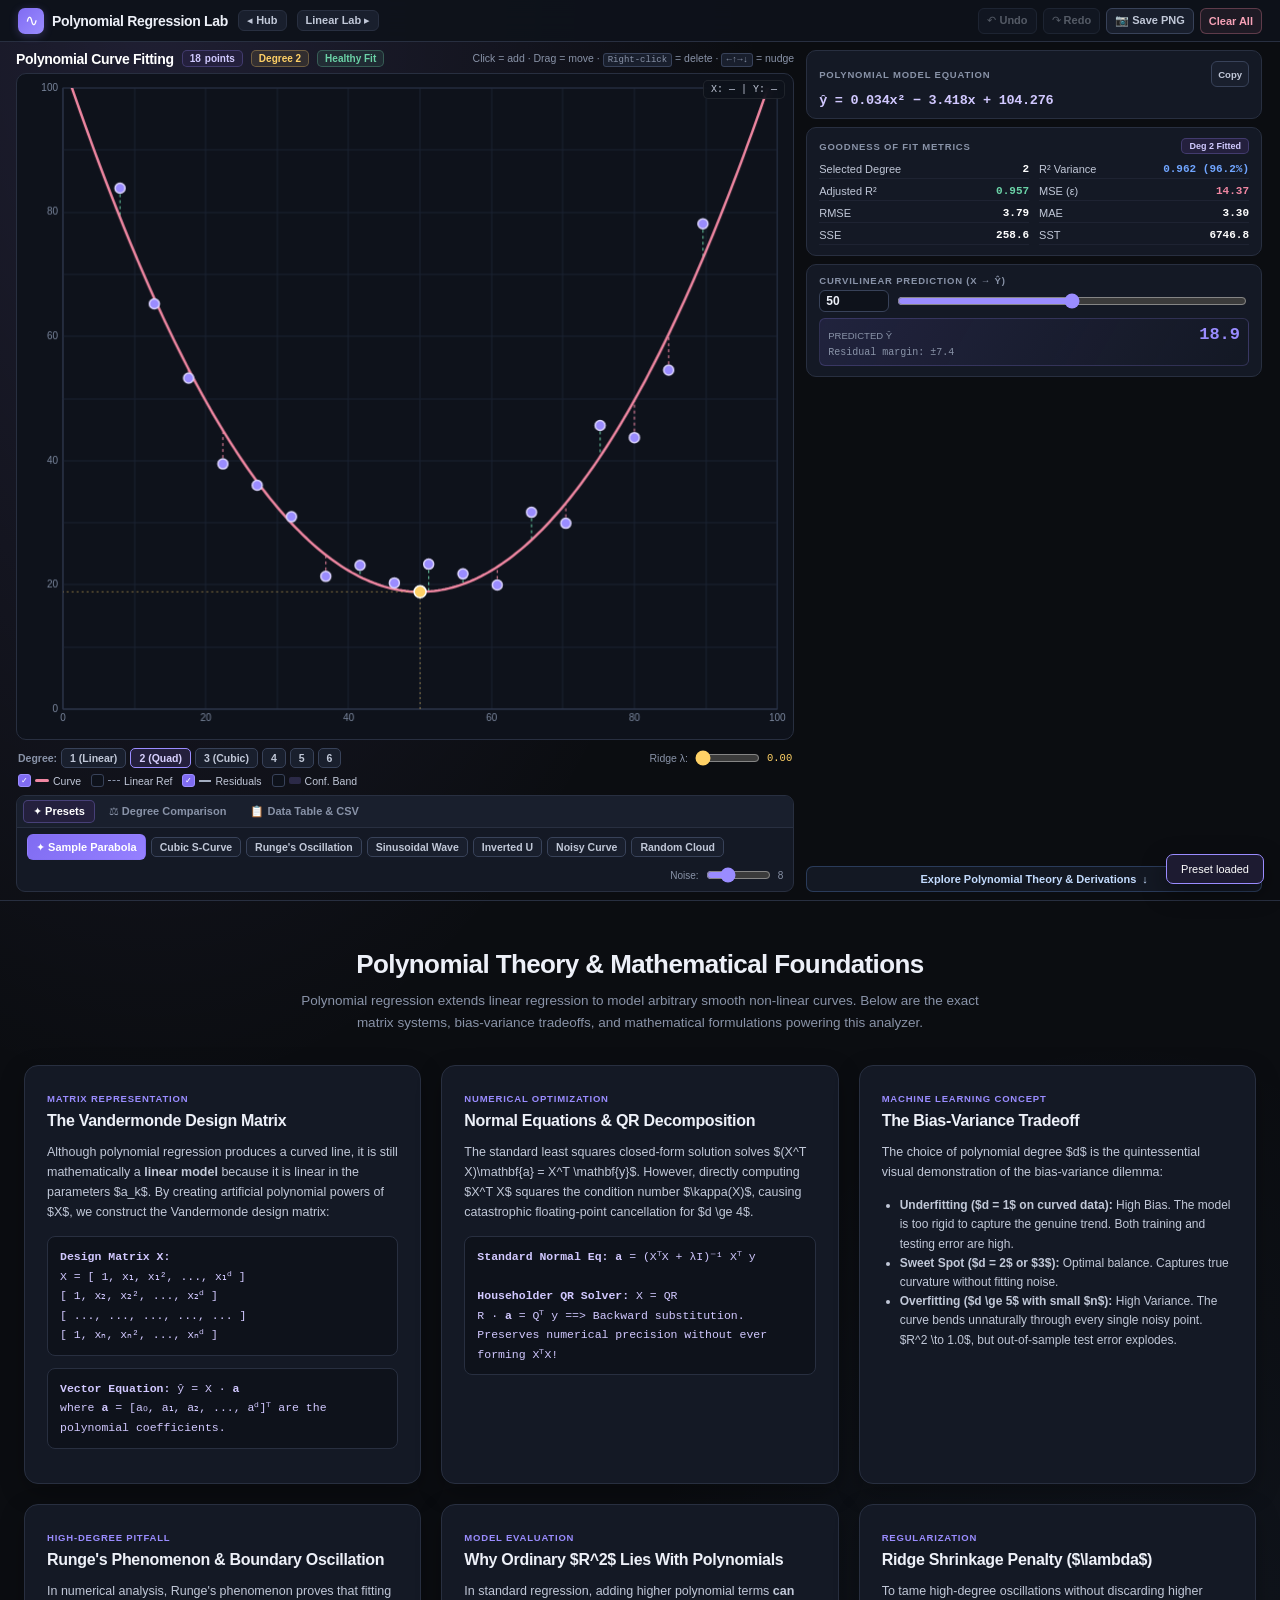
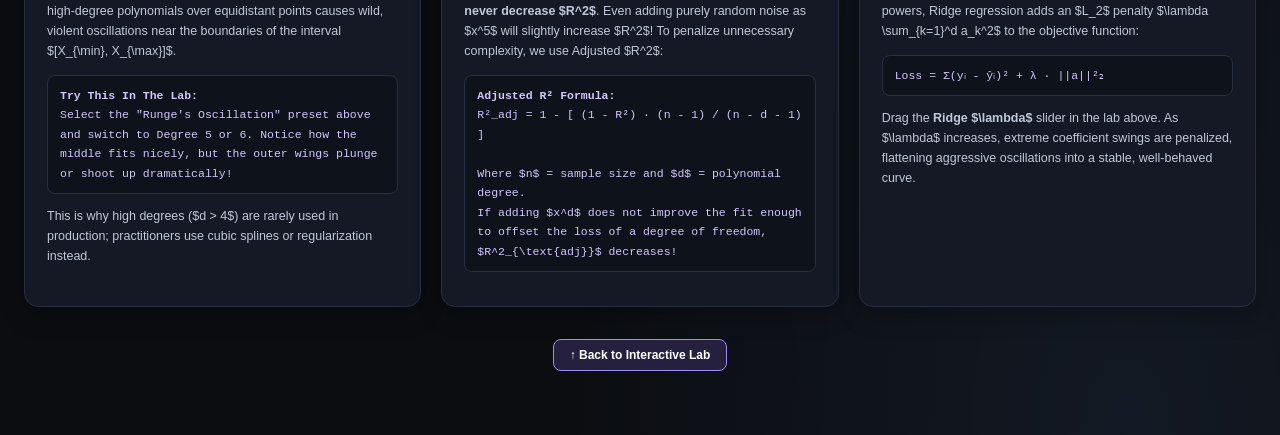
<file: polynomal_regression.html>
<!doctype html>
<html lang="en">
<head>
  <meta charset="utf-8">
  <meta name="viewport" content="width=device-width, initial-scale=1">
  <meta name="theme-color" content="#0b0d11">
  <title>Polynomial Regression Analyzer &amp; Lab</title>
  <style>
    :root {
      color-scheme: dark;
      --background: #0b0d11;
      --surface: #141925;
      --surface-raised: #191f2d;
      --surface-inset: #0e121b;
      --text: #edf0f8;
      --text-soft: #c1c8d8;
      --muted: #8993a8;
      --border: #282f40;
      --border-strong: #384259;
      --accent: #9a8cff;
      --accent-strong: #806cf2;
      --accent-subtle: #24203d;
      --accent-glow: rgba(154, 140, 255, 0.25);
      --pink: #f087a2;
      --pink-subtle: rgba(240, 135, 162, 0.15);
      --green: #6bd2a7;
      --green-subtle: rgba(107, 210, 167, 0.15);
      --amber: #ffd166;
      --amber-subtle: rgba(255, 209, 102, 0.15);
      --blue: #70a5ff;
      --font-sans: "Segoe UI", -apple-system, BlinkMacSystemFont, Roboto, sans-serif;
      --font-mono: "Cascadia Code", "Fira Code", Consolas, monospace;
      font-family: var(--font-sans);
      font-synthesis: none;
      text-rendering: optimizeLegibility;
    }

    * { box-sizing: border-box; }
    html { scroll-behavior: smooth; }

    body {
      margin: 0;
      min-width: 320px;
      color: var(--text);
      background:
        radial-gradient(ellipse at 12% 0%, rgba(154, 140, 255, 0.14), transparent 38rem),
        radial-gradient(ellipse at 88% 100%, rgba(112, 165, 255, 0.08), transparent 35rem),
        var(--background);
      overflow-x: hidden;
    }

    button, input, select, textarea { font: inherit; }

    /* ========================================================
       1. STRICT 100VH EXPERIMENT LAB VIEWPORT
       ======================================================== */
    .lab-viewport {
      height: 100vh;
      max-height: 100vh;
      display: flex;
      flex-direction: column;
      overflow: hidden;
      position: relative;
    }

    /* Slim 42px Header */
    .site-header {
      height: 42px;
      flex-shrink: 0;
      display: flex;
      align-items: center;
      justify-content: space-between;
      padding: 0 18px;
      background: rgba(14, 18, 27, 0.95);
      backdrop-filter: blur(12px);
      border-bottom: 1px solid var(--border);
      z-index: 30;
    }

    .brand-group {
      display: flex;
      align-items: center;
      gap: 10px;
    }

    .brand {
      display: inline-flex;
      align-items: center;
      gap: 8px;
      color: var(--text);
      font-size: 14px;
      font-weight: 800;
      letter-spacing: -0.3px;
      text-decoration: none;
    }

    .brand-mark {
      display: grid;
      width: 26px;
      height: 26px;
      place-items: center;
      border-radius: 7px;
      color: #fff;
      background: linear-gradient(135deg, var(--accent-strong), var(--accent));
      font-size: 16px;
      box-shadow: 0 2px 8px var(--accent-glow);
    }

    .nav-pill-link {
      padding: 3px 8px;
      border-radius: 6px;
      border: 1px solid var(--border);
      background: var(--surface-raised);
      color: var(--text-soft);
      font-size: 11px;
      font-weight: 650;
      text-decoration: none;
      transition: all 0.14s ease;
    }
    .nav-pill-link:hover {
      border-color: var(--accent);
      color: #fff;
      background: var(--accent-subtle);
    }

    .header-actions {
      display: flex;
      align-items: center;
      gap: 6px;
    }

    /* 2-Column Responsive Workspace */
    .lab-workspace {
      flex: 1;
      display: grid;
      grid-template-columns: minmax(0, 1.7fr) minmax(320px, 1fr);
      gap: 12px;
      padding: 8px 16px 8px;
      min-height: 0;
      overflow: hidden;
    }

    /* Left Column: Canvas, Degrees & Dock Tabs */
    .lab-main-col {
      display: flex;
      flex-direction: column;
      height: 100%;
      min-height: 0;
      gap: 6px;
    }

    .lab-bar-top {
      display: flex;
      align-items: center;
      justify-content: space-between;
      gap: 8px;
      flex-shrink: 0;
    }

    .lab-title-group {
      display: flex;
      align-items: center;
      gap: 8px;
    }

    .lab-title {
      margin: 0;
      font-size: 14px;
      font-weight: 800;
      letter-spacing: -0.3px;
      color: #fff;
    }

    .badge {
      display: inline-flex;
      align-items: center;
      gap: 4px;
      padding: 2px 7px;
      border-radius: 5px;
      font-size: 10px;
      font-weight: 750;
    }

    .badge-purple {
      border: 1px solid rgba(154, 140, 255, 0.25);
      color: #d1caff;
      background: var(--accent-subtle);
    }

    .badge-amber {
      border: 1px solid rgba(255, 209, 102, 0.3);
      color: var(--amber);
      background: rgba(255, 209, 102, 0.1);
    }

    .badge-green {
      border: 1px solid rgba(107, 210, 167, 0.3);
      color: var(--green);
      background: rgba(107, 210, 167, 0.1);
    }

    .lab-hints {
      font-size: 10.5px;
      color: var(--muted);
    }
    .lab-hints kbd {
      padding: 1px 4px;
      border: 1px solid var(--border-strong);
      border-radius: 3px;
      background: var(--surface-raised);
      font-family: var(--font-mono);
      font-size: 9px;
    }

    /* Canvas Stage Container */
    .chart-stage {
      position: relative;
      flex: 1;
      min-height: 190px;
      border-radius: 10px;
      overflow: hidden;
      background: var(--surface-inset);
      border: 1px solid var(--border);
    }

    #chart {
      display: block;
      width: 100%;
      height: 100%;
      cursor: crosshair;
      touch-action: none;
    }
    #chart.is-point-hover { cursor: grab; }
    #chart.is-dragging { cursor: grabbing; }

    .canvas-hud {
      position: absolute;
      top: 6px;
      right: 8px;
      padding: 3px 7px;
      border-radius: 5px;
      border: 1px solid rgba(255, 255, 255, 0.08);
      background: rgba(14, 18, 27, 0.85);
      backdrop-filter: blur(6px);
      color: var(--text-soft);
      font-size: 10px;
      font-family: var(--font-mono);
      pointer-events: none;
    }

    .floating-tooltip {
      position: absolute;
      display: none;
      pointer-events: none;
      z-index: 25;
      padding: 6px 10px;
      border-radius: 6px;
      border: 1px solid var(--border-strong);
      background: rgba(19, 25, 39, 0.95);
      backdrop-filter: blur(8px);
      color: var(--text);
      font-size: 10.5px;
      line-height: 1.4;
      white-space: nowrap;
      transform: translate(-50%, -120%);
    }

    /* Selected Bar */
    .selected-bar {
      display: none;
      align-items: center;
      justify-content: space-between;
      flex-shrink: 0;
      gap: 8px;
      padding: 4px 10px;
      border-radius: 6px;
      border: 1px solid rgba(255, 209, 102, 0.3);
      background: rgba(255, 209, 102, 0.06);
      font-size: 11px;
    }
    .selected-bar.active { display: flex; }

    .selected-bar-coords {
      display: flex;
      align-items: center;
      gap: 6px;
    }
    .selected-bar-coords input {
      width: 58px;
      padding: 2px 4px;
      border-radius: 4px;
      border: 1px solid var(--border-strong);
      background: var(--surface-inset);
      color: var(--amber);
      font-family: var(--font-mono);
      font-size: 11px;
    }

    /* Degree & Layer Control Strip */
    .controls-strip {
      display: flex;
      align-items: center;
      justify-content: space-between;
      flex-wrap: wrap;
      gap: 6px;
      flex-shrink: 0;
      padding: 2px 2px;
    }

    .degree-selector-group {
      display: flex;
      align-items: center;
      gap: 4px;
    }

    .degree-btn {
      padding: 3px 8px;
      border-radius: 5px;
      border: 1px solid var(--border-strong);
      background: var(--surface-raised);
      color: var(--text-soft);
      font-size: 10.5px;
      font-weight: 700;
      cursor: pointer;
      transition: all 0.12s ease;
    }
    .degree-btn:hover { border-color: var(--accent); color: #fff; }
    .degree-btn.active {
      border-color: var(--accent);
      background: var(--accent-subtle);
      color: #d8d0ff;
    }

    .ridge-group {
      display: inline-flex;
      align-items: center;
      gap: 5px;
      font-size: 10.5px;
      color: var(--muted);
    }
    .ridge-group input[type="range"] { width: 65px; accent-color: var(--amber); }

    .toggles-strip {
      display: flex;
      align-items: center;
      gap: 10px;
    }

    .toggle-chip {
      display: inline-flex;
      align-items: center;
      gap: 4px;
      cursor: pointer;
      font-size: 10.5px;
      color: var(--text-soft);
      user-select: none;
    }
    .toggle-chip input[type="checkbox"] {
      appearance: none;
      width: 13px;
      height: 13px;
      margin: 0;
      border-radius: 3px;
      border: 1.5px solid var(--border-strong);
      background: var(--surface-inset);
      cursor: pointer;
      position: relative;
      display: grid;
      place-items: center;
    }
    .toggle-chip input[type="checkbox"]:checked {
      border-color: var(--accent);
      background: var(--accent-strong);
    }
    .toggle-chip input[type="checkbox"]:checked::after {
      content: "✓";
      font-size: 8px;
      font-weight: 900;
      color: #fff;
    }

    .legend-curve { width: 14px; height: 2.5px; background: var(--pink); border-radius: 2px; }
    .legend-ref { width: 12px; border-top: 1.5px dashed var(--muted); }
    .legend-dash { width: 12px; border-top: 2px dashed #a4aec1; }
    .legend-band { width: 12px; height: 7px; background: rgba(154, 140, 255, 0.2); border-radius: 2px; }

    /* Bottom Sub-Tabs Dock */
    .dock-container {
      flex-shrink: 0;
      border: 1px solid var(--border);
      border-radius: 9px;
      background: var(--surface);
      overflow: hidden;
    }

    .dock-nav {
      display: flex;
      align-items: center;
      gap: 4px;
      padding: 4px 6px;
      border-bottom: 1px solid var(--border);
      background: var(--surface-raised);
    }

    .dock-btn {
      padding: 4px 9px;
      border-radius: 5px;
      border: 1px solid transparent;
      background: transparent;
      color: var(--muted);
      font-size: 11px;
      font-weight: 700;
      cursor: pointer;
      transition: all 0.12s ease;
    }
    .dock-btn:hover { color: var(--text); background: var(--surface-inset); }
    .dock-btn.active {
      color: #fff;
      background: var(--accent-subtle);
      border-color: rgba(154, 140, 255, 0.3);
    }

    .dock-panel {
      display: none;
      padding: 6px 10px;
      min-height: 48px;
      max-height: 85px;
      overflow-y: auto;
    }
    .dock-panel.active { display: block; }

    .presets-row {
      display: flex;
      align-items: center;
      flex-wrap: wrap;
      gap: 5px;
    }

    .dock-preset-btn {
      padding: 3px 8px;
      border-radius: 5px;
      border: 1px solid var(--border-strong);
      background: var(--surface-raised);
      color: var(--text-soft);
      font-size: 10.5px;
      font-weight: 600;
      cursor: pointer;
    }
    .dock-preset-btn:hover {
      border-color: var(--accent);
      color: #fff;
      background: var(--accent-subtle);
    }

    /* Comparison Table in Dock */
    .comp-table-mini {
      width: 100%;
      border-collapse: collapse;
      font-size: 10px;
      font-family: var(--font-mono);
    }
    .comp-table-mini th, .comp-table-mini td {
      padding: 2px 6px;
      border-bottom: 1px solid rgba(40, 47, 64, 0.4);
      text-align: left;
    }
    .comp-table-mini th { color: var(--muted); font-family: var(--font-sans); }
    .comp-table-mini tr.active-row td { color: var(--amber); font-weight: 700; }

    /* Right Column: Cards & Metrics */
    .lab-side-col {
      display: flex;
      flex-direction: column;
      gap: 8px;
      height: 100%;
      min-height: 0;
      overflow-y: auto;
      padding-right: 2px;
    }

    .side-card {
      border: 1px solid var(--border);
      border-radius: 10px;
      background: var(--surface);
      padding: 10px 12px;
      flex-shrink: 0;
    }

    .card-top-head {
      display: flex;
      align-items: center;
      justify-content: space-between;
      margin-bottom: 6px;
    }
    .card-label {
      margin: 0;
      color: var(--muted);
      font-size: 9.5px;
      font-weight: 800;
      letter-spacing: 0.8px;
      text-transform: uppercase;
    }

    .equation-display {
      font-family: var(--font-mono);
      font-size: 13.5px;
      font-weight: 800;
      color: #d1c8ff;
      margin: 2px 0 0;
      letter-spacing: -0.3px;
      overflow-wrap: anywhere;
    }

    .metrics-2col {
      display: grid;
      grid-template-columns: repeat(2, 1fr);
      gap: 3px 10px;
    }
    .metric-item {
      display: flex;
      align-items: center;
      justify-content: space-between;
      padding: 3px 0;
      border-bottom: 1px solid rgba(40, 47, 64, 0.5);
      font-size: 11px;
    }
    .metric-name { color: var(--text-soft); }
    .metric-val {
      font-family: var(--font-mono);
      font-weight: 700;
      color: #fff;
    }

    /* Prediction Card */
    .predict-form-row {
      display: flex;
      align-items: center;
      gap: 6px;
      margin-top: 4px;
    }
    .predict-form-row input[type="number"] {
      width: 70px;
      padding: 3px 6px;
      border-radius: 6px;
      border: 1px solid var(--border-strong);
      background: var(--surface-inset);
      color: var(--text);
      font-size: 12px;
      font-weight: 700;
    }
    .predict-form-row input[type="range"] {
      flex: 1;
      accent-color: var(--accent);
    }

    .predict-output-box {
      display: flex;
      align-items: baseline;
      justify-content: space-between;
      margin-top: 6px;
      padding: 6px 8px;
      border-radius: 6px;
      background: linear-gradient(120deg, rgba(128, 108, 242, 0.12), transparent);
      border: 1px solid rgba(154, 140, 255, 0.2);
    }
    .predict-val {
      font-family: var(--font-mono);
      font-size: 17px;
      font-weight: 800;
      color: var(--accent);
    }
    .predict-pi {
      font-size: 10px;
      color: var(--muted);
      font-family: var(--font-mono);
    }

    /* Common Buttons */
    .btn {
      display: inline-flex;
      align-items: center;
      justify-content: center;
      gap: 5px;
      padding: 3px 8px;
      min-height: 26px;
      border-radius: 6px;
      border: 1px solid var(--border-strong);
      background: var(--surface-raised);
      color: var(--text-soft);
      font-size: 11px;
      font-weight: 700;
      cursor: pointer;
      transition: all 0.14s ease;
    }
    .btn:hover { border-color: var(--accent); color: #fff; background: #25223a; }
    .btn.primary {
      border-color: transparent;
      background: linear-gradient(135deg, var(--accent-strong), #9580ff);
      color: #fff;
    }
    .btn.primary:hover { background: #9d8cff; }
    .btn.danger {
      border-color: rgba(240, 135, 162, 0.3);
      color: #f7a2b7;
      background: rgba(240, 135, 162, 0.08);
    }
    .btn.danger:hover {
      border-color: var(--pink);
      color: #fff;
      background: rgba(240, 135, 162, 0.2);
    }

    .jump-to-theory {
      margin-top: auto;
      padding: 6px 10px;
      border-radius: 7px;
      border: 1px solid rgba(112, 165, 255, 0.25);
      background: rgba(112, 165, 255, 0.08);
      color: #c4dcff;
      font-size: 11px;
      font-weight: 700;
      text-decoration: none;
      display: flex;
      align-items: center;
      justify-content: center;
      gap: 6px;
      transition: all 0.14s ease;
    }
    .jump-to-theory:hover {
      background: rgba(112, 165, 255, 0.18);
      border-color: var(--blue);
      color: #fff;
    }

    /* ========================================================
       2. BELOW-THE-FOLD THEORY & MATHEMATICAL DERIVATIONS
       ======================================================== */
    .theory-section {
      min-height: 100vh;
      max-width: 1360px;
      margin: 0 auto;
      padding: 48px 24px 64px;
      border-top: 1px solid var(--border);
    }

    .theory-header {
      margin-bottom: 32px;
      text-align: center;
    }
    .theory-header h2 {
      margin: 0 0 10px;
      font-size: 26px;
      font-weight: 850;
      letter-spacing: -0.6px;
    }
    .theory-header p {
      margin: 0 auto;
      max-width: 680px;
      color: var(--muted);
      font-size: 13.5px;
      line-height: 1.6;
    }

    .theory-grid {
      display: grid;
      grid-template-columns: repeat(auto-fit, minmax(380px, 1fr));
      gap: 20px;
    }

    .theory-card {
      border: 1px solid var(--border);
      border-radius: 14px;
      background: var(--surface);
      padding: 22px;
      box-shadow: 0 8px 24px rgba(0, 0, 0, 0.25);
    }

    .theory-card-badge {
      display: inline-block;
      margin-bottom: 8px;
      font-size: 9.5px;
      font-weight: 800;
      color: var(--accent);
      letter-spacing: 0.8px;
      text-transform: uppercase;
    }

    .theory-card h3 {
      margin: 0 0 12px;
      font-size: 16px;
      font-weight: 800;
      letter-spacing: -0.3px;
    }

    .theory-card p {
      margin: 0 0 14px;
      color: var(--text-soft);
      font-size: 12.5px;
      line-height: 1.6;
    }

    .math-callout {
      padding: 10px 12px;
      border-radius: 8px;
      background: var(--surface-inset);
      border: 1px solid var(--border);
      font-family: var(--font-mono);
      font-size: 11.5px;
      color: #d1c8ff;
      line-height: 1.7;
      margin-bottom: 12px;
    }
    .math-callout span.live-val {
      color: var(--amber);
      font-weight: 700;
    }

    .back-to-lab-btn {
      display: inline-flex;
      align-items: center;
      gap: 6px;
      margin-top: 32px;
      padding: 8px 16px;
      border-radius: 8px;
      border: 1px solid var(--accent);
      background: var(--accent-subtle);
      color: #fff;
      font-size: 12px;
      font-weight: 700;
      text-decoration: none;
    }
    .back-to-lab-btn:hover { background: var(--accent-strong); }

    .toast {
      position: fixed;
      bottom: 16px;
      right: 16px;
      z-index: 100;
      display: none;
      align-items: center;
      gap: 6px;
      padding: 8px 14px;
      border-radius: 7px;
      border: 1px solid var(--accent);
      background: #1d1b31;
      color: #fff;
      font-size: 11px;
      box-shadow: 0 8px 24px rgba(0,0,0,0.4);
    }

    .modal-overlay {
      position: fixed;
      inset: 0;
      z-index: 100;
      display: none;
      place-items: center;
      background: rgba(0, 0, 0, 0.75);
      backdrop-filter: blur(4px);
      padding: 16px;
    }
    .modal-overlay.open { display: grid; }
    .modal-card {
      width: min(480px, 100%);
      padding: 18px;
      background: var(--surface);
      border: 1px solid var(--border-strong);
      border-radius: 12px;
    }
    .modal-card textarea {
      width: 100%;
      height: 120px;
      padding: 8px;
      border-radius: 6px;
      border: 1px solid var(--border-strong);
      background: var(--surface-inset);
      color: var(--text);
      font-family: var(--font-mono);
      font-size: 11px;
      margin: 8px 0 12px;
    }

    @media (max-width: 860px) {
      .lab-viewport {
        height: auto;
        max-height: none;
        overflow: visible;
      }
      .lab-workspace {
        grid-template-columns: minmax(0, 1fr);
        overflow: visible;
      }
      .chart-stage { height: 320px; }
    }
  </style>
</head>
<body>

  <!-- ========================================================
       1. 100VH EXPERIMENT LAB SCREEN
       ======================================================== -->
  <div class="lab-viewport" id="top">
    <!-- Slim 42px Header -->
    <header class="site-header">
      <div class="brand-group">
        <a class="brand" href="index.html">
          <span class="brand-mark">∿</span>
          <span>Polynomial Regression Lab</span>
        </a>
        <a class="nav-pill-link" href="index.html">◂ Hub</a>
        <a class="nav-pill-link" href="linear_regression.html">Linear Lab ▸</a>
      </div>

      <div class="header-actions">
        <button class="btn" id="undo-button" type="button" title="Undo (Ctrl+Z)">↶ Undo</button>
        <button class="btn" id="redo-button" type="button" title="Redo (Ctrl+Y)">↷ Redo</button>
        <button class="btn" id="export-chart-button" type="button" title="Download chart PNG">📷 Save PNG</button>
        <button class="btn danger" id="clear-button" type="button">Clear All</button>
      </div>
    </header>

    <!-- 2-Column Responsive Lab Area (No Scroll) -->
    <main class="lab-workspace">
      <!-- Left Column: Canvas, Degrees & Dock Tabs -->
      <section class="lab-main-col" aria-label="Interactive Chart Stage">
        <!-- Compact Info Bar -->
        <div class="lab-bar-top">
          <div class="lab-title-group">
            <h1 class="lab-title">Polynomial Curve Fitting</h1>
            <span class="badge badge-purple"><span id="point-count">0</span> points</span>
            <span class="badge badge-amber" id="degree-badge">Degree 2</span>
            <span class="badge badge-green" id="overfit-badge">Healthy Fit</span>
          </div>
          <span class="lab-hints">Click = add · Drag = move · <kbd>Right-click</kbd> = delete · <kbd>←↑→↓</kbd> = nudge</span>
        </div>

        <!-- Canvas Stage -->
        <div class="chart-stage">
          <canvas id="chart" width="600" height="380" aria-label="Polynomial Regression Curve Canvas"></canvas>
          <div class="canvas-hud" id="hud-coords">X: — | Y: —</div>
          <div class="floating-tooltip" id="chart-tooltip"></div>
        </div>

        <!-- Selected Point Bar -->
        <div class="selected-bar" id="selected-bar">
          <div class="selected-bar-coords">
            <strong style="color: var(--amber);">Selected:</strong>
            <label>X <input type="number" id="sel-x-input" step="0.5" min="0" max="100"></label>
            <label>Y <input type="number" id="sel-y-input" step="0.5" min="0" max="100"></label>
            <span id="selected-point-info" style="color: var(--muted); font-size: 10px;"></span>
          </div>
          <div style="display: flex; gap: 4px;">
            <button class="btn danger" id="delete-selected-btn" type="button" style="padding: 2px 6px; font-size: 10px;">Delete</button>
            <button class="btn" id="deselect-btn" type="button" style="padding: 2px 6px; font-size: 10px;">Done</button>
          </div>
        </div>

        <!-- Degree & Layer Controls Strip -->
        <div class="controls-strip">
          <div class="degree-selector-group">
            <span style="font-size:10.5px; color:var(--muted); font-weight:700;">Degree:</span>
            <button class="degree-btn" data-degree="1" type="button">1 (Linear)</button>
            <button class="degree-btn active" data-degree="2" type="button">2 (Quad)</button>
            <button class="degree-btn" data-degree="3" type="button">3 (Cubic)</button>
            <button class="degree-btn" data-degree="4" type="button">4</button>
            <button class="degree-btn" data-degree="5" type="button">5</button>
            <button class="degree-btn" data-degree="6" type="button">6</button>
          </div>

          <div class="ridge-group">
            <span>Ridge λ:</span>
            <input type="range" id="ridge-slider" min="0" max="1" step="0.01" value="0">
            <span id="ridge-val" style="font-family:var(--font-mono); color:var(--amber);">0.00</span>
          </div>

          <div class="toggles-strip">
            <label class="toggle-chip">
              <input type="checkbox" id="toggle-curve" checked>
              <i class="legend-curve"></i> Curve
            </label>
            <label class="toggle-chip">
              <input type="checkbox" id="toggle-ref-line">
              <i class="legend-ref"></i> Linear Ref
            </label>
            <label class="toggle-chip">
              <input type="checkbox" id="toggle-residuals" checked>
              <i class="legend-dash"></i> Residuals
            </label>
            <label class="toggle-chip">
              <input type="checkbox" id="toggle-ci">
              <i class="legend-band"></i> Conf. Band
            </label>
          </div>
        </div>

        <!-- Docked Sub-Tabs at Bottom of Left Column -->
        <div class="dock-container">
          <nav class="dock-nav" role="tablist">
            <button class="dock-btn active" role="tab" data-dock="dock-presets">✦ Presets</button>
            <button class="dock-btn" role="tab" data-dock="dock-comp">⚖ Degree Comparison</button>
            <button class="dock-btn" role="tab" data-dock="dock-data">📋 Data Table &amp; CSV</button>
          </nav>

          <!-- Dock 1: Presets -->
          <div class="dock-panel active" id="dock-presets" role="tabpanel">
            <div class="presets-row">
              <button class="btn primary" id="generate-button" type="button">✦ Sample Parabola</button>
              <button class="dock-preset-btn" type="button" data-preset="cubic">Cubic S-Curve</button>
              <button class="dock-preset-btn" type="button" data-preset="runge">Runge's Oscillation</button>
              <button class="dock-preset-btn" type="button" data-preset="sinusoidal">Sinusoidal Wave</button>
              <button class="dock-preset-btn" type="button" data-preset="inverted">Inverted U</button>
              <button class="dock-preset-btn" type="button" data-preset="noisy">Noisy Curve</button>
              <button class="dock-preset-btn" type="button" data-preset="random">Random Cloud</button>

              <div style="margin-left:auto; display:inline-flex; align-items:center; gap:5px; font-size:10px; color:var(--muted);">
                <span>Noise:</span>
                <input type="range" id="noise-slider" min="1" max="25" value="8" style="width:65px; accent-color:var(--accent);">
                <span id="noise-val">8</span>
              </div>
            </div>
          </div>

          <!-- Dock 2: Multi-Degree Comparison -->
          <div class="dock-panel" id="dock-comp" role="tabpanel">
            <table class="comp-table-mini">
              <thead>
                <tr>
                  <th>Degree</th>
                  <th>Status</th>
                  <th>R²</th>
                  <th>Adj. R²</th>
                  <th>MSE</th>
                  <th>RMSE</th>
                </tr>
              </thead>
              <tbody id="comp-table-body">
                <tr><td colspan="6" style="text-align:center; color:var(--muted);">Add data to compare degrees</td></tr>
              </tbody>
            </table>
          </div>

          <!-- Dock 3: Data Table & CSV -->
          <div class="dock-panel" id="dock-data" role="tabpanel">
            <div style="display:flex; align-items:center; justify-content:space-between; gap:8px;">
              <div style="display:flex; align-items:center; gap:4px;">
                <input type="number" id="tbl-add-x" placeholder="X" min="0" max="100" step="any" style="width:52px; padding:2px 4px; border-radius:4px; border:1px solid var(--border-strong); background:var(--surface-inset); color:#fff; font-size:11px;">
                <input type="number" id="tbl-add-y" placeholder="Y" min="0" max="100" step="any" style="width:52px; padding:2px 4px; border-radius:4px; border:1px solid var(--border-strong); background:var(--surface-inset); color:#fff; font-size:11px;">
                <button class="btn primary" id="tbl-add-btn" type="button" style="font-size:10.5px;">+ Add</button>
              </div>
              <div style="display:flex; gap:6px;">
                <button class="btn" id="export-csv-btn" type="button">Export CSV</button>
                <button class="btn" id="open-import-btn" type="button">Paste / Import</button>
              </div>
            </div>
          </div>
        </div>
      </section>

      <!-- Right Column: Metrics, Equation & Prediction -->
      <aside class="lab-side-col" aria-label="Model metrics and predictions">
        <!-- Equation Box -->
        <div class="side-card">
          <div class="card-top-head">
            <p class="card-label">Polynomial Model Equation</p>
            <button class="btn" id="copy-equation-btn" type="button" style="font-size:9.5px; padding:1px 6px;">Copy</button>
          </div>
          <div class="equation-display" id="equation">ŷ = —</div>
        </div>

        <!-- Metrics Grid -->
        <div class="side-card">
          <div class="card-top-head">
            <p class="card-label">Goodness of Fit Metrics</p>
            <span class="badge badge-purple" id="model-status" style="font-size:9px;">Waiting for data</span>
          </div>

          <div class="metrics-2col">
            <div class="metric-item">
              <span class="metric-name">Selected Degree</span>
              <span class="metric-val" id="metric-degree">2</span>
            </div>
            <div class="metric-item">
              <span class="metric-name">R² Variance</span>
              <span class="metric-val" id="r2-value" style="color:var(--blue);">—</span>
            </div>
            <div class="metric-item">
              <span class="metric-name">Adjusted R²</span>
              <span class="metric-val" id="adjr2-value" style="color:var(--green);">—</span>
            </div>
            <div class="metric-item">
              <span class="metric-name">MSE (ε)</span>
              <span class="metric-val" id="mse-value" style="color:var(--pink);">—</span>
            </div>
            <div class="metric-item">
              <span class="metric-name">RMSE</span>
              <span class="metric-val" id="rmse-value">—</span>
            </div>
            <div class="metric-item">
              <span class="metric-name">MAE</span>
              <span class="metric-val" id="mae-value">—</span>
            </div>
            <div class="metric-item">
              <span class="metric-name">SSE</span>
              <span class="metric-val" id="sse-value">—</span>
            </div>
            <div class="metric-item">
              <span class="metric-name">SST</span>
              <span class="metric-val" id="sst-value">—</span>
            </div>
          </div>
        </div>

        <!-- Prediction Card -->
        <div class="side-card">
          <p class="card-label">Curvilinear Prediction (X → Ŷ)</p>
          <div class="predict-form-row">
            <input id="x-input" type="number" step="any" value="50">
            <input type="range" id="x-predict-slider" min="0" max="100" step="0.5" value="50">
          </div>
          <div class="predict-output-box">
            <div>
              <span style="font-size:9.5px; color:var(--muted); display:block;">PREDICTED Ŷ</span>
              <span class="predict-pi" id="pred-interval">Residual margin: —</span>
            </div>
            <div class="predict-val" id="prediction-output">—</div>
          </div>
          <div id="extrapolation-warning" style="display:none; color:var(--amber); font-size:9.5px; margin-top:4px;">
            ⚠️ Extrapolating beyond observed data range (polynomial curves diverge quickly)
          </div>
        </div>

        <!-- Jump to Theory Anchor -->
        <a class="jump-to-theory" href="#theory-section">
          <span>Explore Polynomial Theory &amp; Derivations</span>
          <span aria-hidden="true">↓</span>
        </a>
      </aside>
    </main>
  </div>

  <!-- ========================================================
       2. BELOW-THE-FOLD MODULAR THEORY SECTION
       ======================================================== -->
  <section class="theory-section" id="theory-section">
    <div class="theory-header">
      <h2>Polynomial Theory &amp; Mathematical Foundations</h2>
      <p>
        Polynomial regression extends linear regression to model arbitrary smooth non-linear curves.
        Below are the exact matrix systems, bias-variance tradeoffs, and mathematical formulations powering this analyzer.
      </p>
    </div>

    <div class="theory-grid">
      <!-- Card 1: Vandermonde Matrix Formulation -->
      <article class="theory-card">
        <span class="theory-card-badge">Matrix Representation</span>
        <h3>The Vandermonde Design Matrix</h3>
        <p>Although polynomial regression produces a curved line, it is still mathematically a <strong>linear model</strong> because it is linear in the parameters $a_k$. By creating artificial polynomial powers of $X$, we construct the Vandermonde design matrix:</p>

        <div class="math-callout">
          <strong>Design Matrix X:</strong><br>
          X = [ 1,  x₁,  x₁²,  ...,  x₁ᵈ ]<br>
              [ 1,  x₂,  x₂²,  ...,  x₂ᵈ ]<br>
              [ ...,  ...,  ...,  ...,  ... ]<br>
              [ 1,  xₙ,  xₙ²,  ...,  xₙᵈ ]
        </div>

        <div class="math-callout">
          <strong>Vector Equation:</strong> ŷ = X · <strong>a</strong><br>
          where <strong>a</strong> = [a₀, a₁, a₂, ..., aᵈ]ᵀ are the polynomial coefficients.
        </div>
      </article>

      <!-- Card 2: Normal Equations & Householder QR -->
      <article class="theory-card">
        <span class="theory-card-badge">Numerical Optimization</span>
        <h3>Normal Equations &amp; QR Decomposition</h3>
        <p>The standard least squares closed-form solution solves $(X^T X)\mathbf{a} = X^T \mathbf{y}$. However, directly computing $X^T X$ squares the condition number $\kappa(X)$, causing catastrophic floating-point cancellation for $d \ge 4$.</p>
        <div class="math-callout">
          <strong>Standard Normal Eq:</strong> <strong>a</strong> = (XᵀX + λI)⁻¹ Xᵀ y<br><br>
          <strong>Householder QR Solver:</strong> X = QR<br>
          R · <strong>a</strong> = Qᵀ y  ==&gt;  Backward substitution.<br>
          Preserves numerical precision without ever forming XᵀX!
        </div>
      </article>

      <!-- Card 3: The Bias-Variance Tradeoff -->
      <article class="theory-card">
        <span class="theory-card-badge">Machine Learning Concept</span>
        <h3>The Bias-Variance Tradeoff</h3>
        <p>The choice of polynomial degree $d$ is the quintessential visual demonstration of the bias-variance dilemma:</p>
        <ul style="padding-left:18px; color:var(--text-soft); font-size:12px; line-height:1.6; margin:0 0 12px;">
          <li><strong>Underfitting ($d = 1$ on curved data):</strong> High Bias. The model is too rigid to capture the genuine trend. Both training and testing error are high.</li>
          <li><strong>Sweet Spot ($d = 2$ or $3$):</strong> Optimal balance. Captures true curvature without fitting noise.</li>
          <li><strong>Overfitting ($d \ge 5$ with small $n$):</strong> High Variance. The curve bends unnaturally through every single noisy point. $R^2 \to 1.0$, but out-of-sample test error explodes.</li>
        </ul>
      </article>

      <!-- Card 4: Runge's Phenomenon -->
      <article class="theory-card">
        <span class="theory-card-badge">High-Degree Pitfall</span>
        <h3>Runge's Phenomenon &amp; Boundary Oscillation</h3>
        <p>In numerical analysis, Runge's phenomenon proves that fitting high-degree polynomials over equidistant points causes wild, violent oscillations near the boundaries of the interval $[X_{\min}, X_{\max}]$.</p>
        <div class="math-callout">
          <strong>Try This In The Lab:</strong><br>
          Select the "Runge's Oscillation" preset above and switch to Degree 5 or 6. Notice how the middle fits nicely, but the outer wings plunge or shoot up dramatically!
        </div>
        <p>This is why high degrees ($d &gt; 4$) are rarely used in production; practitioners use cubic splines or regularization instead.</p>
      </article>

      <!-- Card 5: Adjusted R-Squared -->
      <article class="theory-card">
        <span class="theory-card-badge">Model Evaluation</span>
        <h3>Why Ordinary $R^2$ Lies With Polynomials</h3>
        <p>In standard regression, adding higher polynomial terms <strong>can never decrease $R^2$</strong>. Even adding purely random noise as $x^5$ will slightly increase $R^2$! To penalize unnecessary complexity, we use Adjusted $R^2$:</p>

        <div class="math-callout">
          <strong>Adjusted R² Formula:</strong><br>
          R²_adj = 1 - [ (1 - R²) · (n - 1) / (n - d - 1) ]<br><br>
          Where $n$ = sample size and $d$ = polynomial degree.<br>
          If adding $x^d$ does not improve the fit enough to offset the loss of a degree of freedom, $R^2_{\text{adj}}$ decreases!
        </div>
      </article>

      <!-- Card 6: Ridge Regularization (L2 Shrinkage) -->
      <article class="theory-card">
        <span class="theory-card-badge">Regularization</span>
        <h3>Ridge Shrinkage Penalty ($\lambda$)</h3>
        <p>To tame high-degree oscillations without discarding higher powers, Ridge regression adds an $L_2$ penalty $\lambda \sum_{k=1}^d a_k^2$ to the objective function:</p>
        <div class="math-callout">
          Loss = Σ(yᵢ - ŷᵢ)² + λ · ||a||²₂
        </div>
        <p>Drag the <strong>Ridge $\lambda$</strong> slider in the lab above. As $\lambda$ increases, extreme coefficient swings are penalized, flattening aggressive oscillations into a stable, well-behaved curve.</p>
      </article>
    </div>

    <div style="text-align:center;">
      <a class="back-to-lab-btn" href="#top">↑ Back to Interactive Lab</a>
    </div>
  </section>

  <!-- Import Modal -->
  <div class="modal-overlay" id="import-modal">
    <div class="modal-card">
      <h3 style="margin:0 0 6px; font-size:14px;">Import Dataset</h3>
      <p style="color:var(--muted); font-size:11px; margin:0 0 8px;">Paste comma or whitespace separated X,Y pairs (one per line):</p>
      <textarea id="import-textarea" placeholder="10, 25&#10;20, 38&#10;35, 52"></textarea>
      <div style="display:flex; justify-content:flex-end; gap:6px;">
        <button class="btn" id="close-import-btn" type="button">Cancel</button>
        <button class="btn primary" id="submit-import-btn" type="button">Load Data</button>
      </div>
    </div>
  </div>

  <div class="toast" id="toast-msg"></div>

  <!-- Script Engine -->
  <script>
    "use strict";

    (() => {
      const canvas = document.getElementById("chart");
      const context = canvas.getContext("2d");
      const pointCountEl = document.getElementById("point-count");
      const degreeBadge = document.getElementById("degree-badge");
      const overfitBadge = document.getElementById("overfit-badge");
      const hudCoords = document.getElementById("hud-coords");
      const tooltip = document.getElementById("chart-tooltip");
      const selectedBar = document.getElementById("selected-bar");
      const selXInput = document.getElementById("sel-x-input");
      const selYInput = document.getElementById("sel-y-input");
      const selectedPointInfo = document.getElementById("selected-point-info");
      const deleteSelectedBtn = document.getElementById("delete-selected-btn");
      const deselectBtn = document.getElementById("deselect-btn");

      // Controls
      const degreeBtns = document.querySelectorAll(".degree-btn");
      const ridgeSlider = document.getElementById("ridge-slider");
      const ridgeVal = document.getElementById("ridge-val");
      const toggleCurve = document.getElementById("toggle-curve");
      const toggleRefLine = document.getElementById("toggle-ref-line");
      const toggleResiduals = document.getElementById("toggle-residuals");
      const toggleCi = document.getElementById("toggle-ci");

      // Actions
      const generateButton = document.getElementById("generate-button");
      const clearButton = document.getElementById("clear-button");
      const undoBtn = document.getElementById("undo-button");
      const redoBtn = document.getElementById("redo-button");
      const exportChartBtn = document.getElementById("export-chart-button");
      const noiseSlider = document.getElementById("noise-slider");
      const noiseVal = document.getElementById("noise-val");

      // Prediction Elements
      const xInput = document.getElementById("x-input");
      const xPredictSlider = document.getElementById("x-predict-slider");
      const predictionOutput = document.getElementById("prediction-output");
      const predInterval = document.getElementById("pred-interval");
      const extrapolationWarning = document.getElementById("extrapolation-warning");

      // Metrics Elements
      const modelStatus = document.getElementById("model-status");
      const equationEl = document.getElementById("equation");
      const copyEquationBtn = document.getElementById("copy-equation-btn");
      const metricDegree = document.getElementById("metric-degree");
      const r2Value = document.getElementById("r2-value");
      const adjr2Value = document.getElementById("adjr2-value");
      const mseValue = document.getElementById("mse-value");
      const rmseValue = document.getElementById("rmse-value");
      const maeValue = document.getElementById("mae-value");
      const sseValue = document.getElementById("sse-value");
      const sstValue = document.getElementById("sst-value");
      const compTableBody = document.getElementById("comp-table-body");

      // Table & CSV
      const tblAddX = document.getElementById("tbl-add-x");
      const tblAddY = document.getElementById("tbl-add-y");
      const tblAddBtn = document.getElementById("tbl-add-btn");
      const exportCsvBtn = document.getElementById("export-csv-btn");
      const openImportBtn = document.getElementById("open-import-btn");
      const importModal = document.getElementById("import-modal");
      const closeImportBtn = document.getElementById("close-import-btn");
      const submitImportBtn = document.getElementById("submit-import-btn");
      const importTextarea = document.getElementById("import-textarea");
      const toastMsg = document.getElementById("toast-msg");

      // State
      const xMin = 0; const xMax = 100;
      const yMin = 0; const yMax = 100;
      const tickStep = 10;
      const pointHitRadius = 14;

      let plot = { left: 46, right: 580, top: 14, bottom: 340 };
      let points = [];
      let currentDegree = 2;
      let currentRidge = 0;
      let model = null;
      let linearModel = null;
      let prediction = null;
      let selectedPoint = null;
      let hoveredPoint = null;
      let draggedPoint = null;
      let isDragging = false;

      // History
      const historyStack = [];
      let historyStep = -1;

      function pushHistory() {
        if (historyStep < historyStack.length - 1) historyStack.splice(historyStep + 1);
        historyStack.push(points.map(p => ({ x: p.x, y: p.y })));
        if (historyStack.length > 50) historyStack.shift();
        historyStep = historyStack.length - 1;
        updateHistoryButtons();
      }

      function updateHistoryButtons() {
        undoBtn.disabled = historyStep <= 0;
        redoBtn.disabled = historyStep >= historyStack.length - 1;
        undoBtn.style.opacity = undoBtn.disabled ? "0.4" : "1";
        redoBtn.style.opacity = redoBtn.disabled ? "0.4" : "1";
      }

      function undo() {
        if (historyStep > 0) {
          historyStep--;
          points = historyStack[historyStep].map(p => ({ ...p }));
          selectedPoint = null;
          updateView();
          updateHistoryButtons();
          showToast("Undo applied");
        }
      }

      function redo() {
        if (historyStep < historyStack.length - 1) {
          historyStep++;
          points = historyStack[historyStep].map(p => ({ ...p }));
          selectedPoint = null;
          updateView();
          updateHistoryButtons();
          showToast("Redo applied");
        }
      }

      function showToast(msg) {
        toastMsg.textContent = msg;
        toastMsg.style.display = "flex";
        clearTimeout(toastMsg._timer);
        toastMsg._timer = setTimeout(() => { toastMsg.style.display = "none"; }, 2000);
      }

      function formatNumber(v, d = 2) {
        return Number.isFinite(v) ? v.toFixed(d) : "—";
      }

      // Responsive HiDPI Canvas Resizing
      function resizeCanvas() {
        const stage = canvas.parentElement;
        const rect = stage.getBoundingClientRect();
        const dpr = window.devicePixelRatio || 1;
        const w = rect.width;
        const h = rect.height;

        canvas.width = Math.round(w * dpr);
        canvas.height = Math.round(h * dpr);
        context.setTransform(dpr, 0, 0, dpr, 0, 0);

        plot.left = 46;
        plot.right = w - 16;
        plot.top = 14;
        plot.bottom = h - 30;

        drawChart();
      }

      window.addEventListener("resize", resizeCanvas);

      function toCanvasX(x) {
        return plot.left + ((x - xMin) / (xMax - xMin)) * (plot.right - plot.left);
      }

      function toCanvasY(y) {
        return plot.bottom - ((y - yMin) / (yMax - yMin)) * (plot.bottom - plot.top);
      }

      function toCanvasCoordinates({ x, y }) {
        return { px: toCanvasX(x), py: toCanvasY(y) };
      }

      function toDataCoordinates(px, py) {
        const boundedX = Math.max(plot.left, Math.min(plot.right, px));
        const boundedY = Math.max(plot.top, Math.min(plot.bottom, py));
        return {
          x: xMin + ((boundedX - plot.left) / (plot.right - plot.left)) * (xMax - xMin),
          y: yMin + ((plot.bottom - boundedY) / (plot.bottom - plot.top)) * (yMax - yMin)
        };
      }

      function getCanvasPosition(event) {
        const bounds = canvas.getBoundingClientRect();
        return {
          x: event.clientX - bounds.left,
          y: event.clientY - bounds.top
        };
      }

      function findPointAt(position) {
        let nearest = null;
        let minDistSq = (pointHitRadius) ** 2;
        for (let i = points.length - 1; i >= 0; i--) {
          const pt = points[i];
          const { px, py } = toCanvasCoordinates(pt);
          const distSq = (px - position.x) ** 2 + (py - position.y) ** 2;
          if (distSq <= minDistSq) {
            nearest = pt;
            minDistSq = distSq;
          }
        }
        return nearest;
      }

      // Numerical Matrix Solver for Polynomial Least Squares
      function solveUpper(matrix, rhs, size) {
        const solution = Array(size).fill(0);
        for (let row = size - 1; row >= 0; row--) {
          let value = rhs[row];
          for (let col = row + 1; col < size; col++) value -= matrix[row][col] * solution[col];
          if (Math.abs(matrix[row][row]) < 1e-14) return null;
          solution[row] = value / matrix[row][row];
        }
        return solution;
      }

      function solveLeastSquares(design, target, penalty) {
        const matrix = design.map(row => row.slice());
        const rhs = target.slice();
        const columns = design[0].length;

        if (penalty > 0) {
          const weight = Math.sqrt(penalty);
          for (let col = 1; col < columns; col++) {
            const row = Array(columns).fill(0);
            row[col] = weight;
            matrix.push(row);
            rhs.push(0);
          }
        }

        if (matrix.length < columns) return null;

        for (let col = 0; col < columns; col++) {
          let norm = 0;
          for (let row = col; row < matrix.length; row++) norm = Math.hypot(norm, matrix[row][col]);
          if (norm < 1e-12) return null;
          const alpha = matrix[col][col] >= 0 ? -norm : norm;
          const vector = matrix.slice(col).map(row => row[col]);
          vector[0] -= alpha;
          const normSquared = vector.reduce((sum, v) => sum + v * v, 0);
          if (normSquared < 1e-24) return null;

          for (let c = col; c < columns; c++) {
            let projection = 0;
            for (let row = col; row < matrix.length; row++) projection += vector[row - col] * matrix[row][c];
            const scale = (2 * projection) / normSquared;
            for (let row = col; row < matrix.length; row++) matrix[row][c] -= scale * vector[row - col];
          }

          let projection = 0;
          for (let row = col; row < rhs.length; row++) projection += vector[row - col] * rhs[row];
          const scale = (2 * projection) / normSquared;
          for (let row = col; row < rhs.length; row++) rhs[row] -= scale * vector[row - col];
        }

        const coefficients = solveUpper(matrix, rhs, columns);
        if (!coefficients || coefficients.some(v => !Number.isFinite(v))) return null;
        return coefficients;
      }

      function scaledToRaw(scaledCoeffs, meanX, scaleX) {
        const d = scaledCoeffs.length - 1;
        const raw = Array(d + 1).fill(0);

        function nCr(n, r) {
          let res = 1;
          for (let i = 1; i <= r; i++) res = (res * (n - i + 1)) / i;
          return res;
        }

        for (let k = 0; k <= d; k++) {
          const ak = scaledCoeffs[k];
          for (let j = 0; j <= k; j++) {
            const binom = nCr(k, j);
            const term = (ak * binom * ((-meanX) ** (k - j))) / (scaleX ** k);
            raw[j] += term;
          }
        }
        return raw;
      }

      function fitPolynomial(pts, d, penalty = 0) {
        if (!Array.isArray(pts) || pts.length < d + 1) return null;
        const distinctX = new Set(pts.map(p => p.x)).size;
        if (distinctX < d + 1) return null;

        const n = pts.length;
        const meanX = pts.reduce((sum, p) => sum + p.x, 0) / n;
        const scaleX = Math.sqrt(pts.reduce((sum, p) => sum + (p.x - meanX) ** 2, 0) / n) || 1;

        const design = [];
        const target = [];
        pts.forEach(p => {
          const z = (p.x - meanX) / scaleX;
          const row = [];
          for (let pow = 0; pow <= d; pow++) row.push(z ** pow);
          design.push(row);
          target.push(p.y);
        });

        const scaledCoeffs = solveLeastSquares(design, target, penalty);
        if (!scaledCoeffs) return null;

        const rawCoeffs = scaledToRaw(scaledCoeffs, meanX, scaleX);

        // Evaluation
        const meanY = pts.reduce((sum, p) => sum + p.y, 0) / n;
        let sse = 0;
        let sst = 0;
        let sae = 0;
        let minX = Infinity;
        let maxX = -Infinity;

        pts.forEach(p => {
          let yHat = 0;
          for (let pow = 0; pow <= d; pow++) yHat += rawCoeffs[pow] * (p.x ** pow);
          const err = p.y - yHat;
          sse += err * err;
          sst += (p.y - meanY) ** 2;
          sae += Math.abs(err);
          if (p.x < minX) minX = p.x;
          if (p.x > maxX) maxX = p.x;
        });

        const r2 = sst === 0 ? (sse === 0 ? 1 : 0) : Math.max(0, 1 - (sse / sst));
        const dfResidual = n - d - 1;
        const adjR2 = (sst > 0 && dfResidual > 0) ? 1 - ((1 - r2) * (n - 1) / dfResidual) : r2;
        const mse = sse / n;
        const rmse = Math.sqrt(mse);
        const mae = sae / n;

        return {
          degree: d,
          scaledCoeffs,
          rawCoeffs,
          n, meanX, scaleX, meanY,
          sse, sst, r2, adjR2, mse, rmse, mae, minX, maxX
        };
      }

      function evalPoly(modelObj, x) {
        if (!modelObj || !modelObj.rawCoeffs) return null;
        let y = 0;
        for (let i = 0; i < modelObj.rawCoeffs.length; i++) {
          y += modelObj.rawCoeffs[i] * (x ** i);
        }
        return y;
      }

      // Draw Chart
      function drawChart() {
        const stage = canvas.parentElement;
        const w = stage.getBoundingClientRect().width;
        const h = stage.getBoundingClientRect().height;

        context.clearRect(0, 0, w, h);

        context.fillStyle = "#0e121b";
        context.fillRect(plot.left, plot.top, plot.right - plot.left, plot.bottom - plot.top);

        // Grid
        context.lineWidth = 1;
        for (let xVal = xMin; xVal <= xMax; xVal += tickStep) {
          const px = Math.round(toCanvasX(xVal));
          context.beginPath();
          context.strokeStyle = xVal === 0 ? "#374158" : "#1a2233";
          context.moveTo(px, plot.top); context.lineTo(px, plot.bottom);
          context.stroke();
        }

        for (let yVal = yMin; yVal <= yMax; yVal += tickStep) {
          const py = Math.round(toCanvasY(yVal));
          context.beginPath();
          context.strokeStyle = yVal === 0 ? "#374158" : "#1a2233";
          context.moveTo(plot.left, py); context.lineTo(plot.right, py);
          context.stroke();
        }

        context.strokeStyle = "#283144";
        context.lineWidth = 1;
        context.strokeRect(plot.left, plot.top, plot.right - plot.left, plot.bottom - plot.top);

        context.font = "10px 'Segoe UI', Arial, sans-serif";
        context.textAlign = "center";
        context.textBaseline = "top";
        for (let xVal = xMin; xVal <= xMax; xVal += 20) {
          context.fillStyle = "#7b879e";
          context.fillText(String(xVal), toCanvasX(xVal), plot.bottom + 4);
        }

        context.textAlign = "right";
        context.textBaseline = "middle";
        for (let yVal = yMin; yVal <= yMax; yVal += 20) {
          context.fillStyle = "#7b879e";
          context.fillText(String(yVal), plot.left - 5, toCanvasY(yVal));
        }

        context.save();
        context.beginPath();
        context.rect(plot.left, plot.top, plot.right - plot.left, plot.bottom - plot.top);
        context.clip();

        // 1. Confidence Band
        if (model && toggleCi.checked && model.rmse > 0) {
          context.fillStyle = "rgba(154, 140, 255, 0.12)";
          context.beginPath();
          for (let x = xMin; x <= xMax; x += 1) {
            const yHat = evalPoly(model, x);
            const cy = toCanvasY(yHat + 1.96 * model.rmse);
            if (x === xMin) context.moveTo(toCanvasX(x), cy); else context.lineTo(toCanvasX(x), cy);
          }
          for (let x = xMax; x >= xMin; x -= 1) {
            const yHat = evalPoly(model, x);
            context.lineTo(toCanvasX(x), toCanvasY(yHat - 1.96 * model.rmse));
          }
          context.closePath();
          context.fill();
        }

        // 2. Linear Reference Line (Degree 1)
        if (linearModel && toggleRefLine.checked) {
          context.save();
          context.beginPath();
          context.setLineDash([4, 4]);
          context.strokeStyle = "#7b879e";
          context.lineWidth = 1.3;
          context.moveTo(toCanvasX(xMin), toCanvasY(evalPoly(linearModel, xMin)));
          context.lineTo(toCanvasX(xMax), toCanvasY(evalPoly(linearModel, xMax)));
          context.stroke();
          context.restore();
        }

        // 3. Residual Lines
        if (model && toggleResiduals.checked) {
          context.save();
          context.setLineDash([3, 3]);
          context.lineWidth = 1.2;
          points.forEach(pt => {
            const yHat = evalPoly(model, pt.x);
            const ptPos = toCanvasCoordinates(pt);
            const pyHat = toCanvasY(yHat);
            context.beginPath();
            context.strokeStyle = pt.y >= yHat ? "rgba(107, 210, 167, 0.85)" : "rgba(240, 135, 162, 0.85)";
            context.moveTo(ptPos.px, ptPos.py);
            context.lineTo(ptPos.px, pyHat);
            context.stroke();
          });
          context.restore();
        }

        // 4. Polynomial Curve
        if (model && toggleCurve.checked) {
          context.beginPath();
          let started = false;
          for (let x = xMin; x <= xMax; x += 0.5) {
            const y = evalPoly(model, x);
            if (Number.isFinite(y)) {
              const cx = toCanvasX(x);
              const cy = toCanvasY(y);
              if (!started) { context.moveTo(cx, cy); started = true; }
              else { context.lineTo(cx, cy); }
            }
          }
          context.strokeStyle = "#f087a2";
          context.lineWidth = 2.5;
          context.stroke();
        }

        // 5. Prediction Dot
        if (prediction && Number.isFinite(prediction.x) && Number.isFinite(prediction.y)) {
          const predPos = toCanvasCoordinates(prediction);
          context.save();
          context.setLineDash([2, 3]);
          context.strokeStyle = "rgba(255, 209, 102, 0.5)";
          context.lineWidth = 1;
          context.beginPath();
          context.moveTo(predPos.px, plot.bottom);
          context.lineTo(predPos.px, predPos.py);
          context.lineTo(plot.left, predPos.py);
          context.stroke();
          context.restore();

          context.beginPath();
          context.arc(predPos.px, predPos.py, 6, 0, Math.PI * 2);
          context.fillStyle = "#ffd166";
          context.fill();
          context.strokeStyle = "#fff";
          context.lineWidth = 1.5;
          context.stroke();
        }

        context.restore();

        // 6. Data Points
        points.forEach(pt => {
          const { px, py } = toCanvasCoordinates(pt);
          const isSelected = selectedPoint === pt;
          const isHovered = hoveredPoint === pt;

          context.beginPath();
          context.arc(px, py, isSelected ? 7 : (isHovered ? 6.5 : 5), 0, Math.PI * 2);
          context.fillStyle = isSelected ? "#ffd166" : (isHovered ? "#b7a8ff" : "#9a8cff");
          context.fill();
          context.lineWidth = isSelected ? 2.2 : 1.5;
          context.strokeStyle = isSelected ? "#ffffff" : "#ded7ff";
          context.stroke();
        });
      }

      // Update View
      function updateView() {
        model = fitPolynomial(points, currentDegree, currentRidge);
        linearModel = fitPolynomial(points, 1, 0);
        pointCountEl.textContent = String(points.length);
        degreeBadge.textContent = `Degree ${currentDegree}`;

        // Overfitting badge check
        if (!model) {
          overfitBadge.textContent = points.length < currentDegree + 1 ? "Need points" : "Deg too high";
          overfitBadge.className = "badge badge-purple";
        } else if (currentDegree >= points.length - 1 && points.length > 2) {
          overfitBadge.textContent = "Overfitting Risk";
          overfitBadge.className = "badge badge-amber";
        } else {
          overfitBadge.textContent = "Healthy Fit";
          overfitBadge.className = "badge badge-green";
        }

        // Selected bar
        if (selectedPoint) {
          selectedBar.classList.add("active");
          selXInput.value = selectedPoint.x.toFixed(1);
          selYInput.value = selectedPoint.y.toFixed(1);
          if (model) {
            const yHat = evalPoly(model, selectedPoint.x);
            selectedPointInfo.textContent = `Ŷ=${formatNumber(yHat, 1)} | e=${formatNumber(selectedPoint.y - yHat, 2)}`;
          } else {
            selectedPointInfo.textContent = "";
          }
        } else {
          selectedBar.classList.remove("active");
        }

        // Formatted Polynomial Equation
        if (!model) {
          equationEl.textContent = "ŷ = —";
          metricDegree.textContent = String(currentDegree);
          r2Value.textContent = "—";
          adjr2Value.textContent = "—";
          mseValue.textContent = "—";
          rmseValue.textContent = "—";
          maeValue.textContent = "—";
          sseValue.textContent = "—";
          sstValue.textContent = "—";
          modelStatus.textContent = points.length < currentDegree + 1 ? `Need ≥ ${currentDegree + 1} pts` : "Ill-conditioned";
        } else {
          let eqStr = "ŷ = ";
          const coeffs = model.rawCoeffs;
          for (let p = coeffs.length - 1; p >= 0; p--) {
            const c = coeffs[p];
            if (p === coeffs.length - 1) {
              eqStr += `${formatNumber(c, 3)}${p > 0 ? (p === 1 ? "x" : `x${superscript(p)}`) : ""}`;
            } else {
              const sign = c >= 0 ? " + " : " − ";
              eqStr += `${sign}${formatNumber(Math.abs(c), 3)}${p > 0 ? (p === 1 ? "x" : `x${superscript(p)}`) : ""}`;
            }
          }
          equationEl.textContent = eqStr;

          metricDegree.textContent = String(currentDegree);
          r2Value.textContent = `${formatNumber(model.r2, 3)} (${(model.r2 * 100).toFixed(1)}%)`;
          adjr2Value.textContent = formatNumber(model.adjR2, 3);
          mseValue.textContent = formatNumber(model.mse, 2);
          rmseValue.textContent = formatNumber(model.rmse, 2);
          maeValue.textContent = formatNumber(model.mae, 2);
          sseValue.textContent = formatNumber(model.sse, 1);
          sstValue.textContent = formatNumber(model.sst, 1);
          modelStatus.textContent = `Deg ${currentDegree} Fitted`;
        }

        updateComparisonTable();
        updatePrediction();
        drawChart();
      }

      function superscript(n) {
        const map = { "2": "²", "3": "³", "4": "⁴", "5": "⁵", "6": "⁶" };
        return map[String(n)] || `^${n}`;
      }

      function updateComparisonTable() {
        compTableBody.innerHTML = "";
        if (points.length < 2) {
          compTableBody.innerHTML = `<tr><td colspan="6" style="text-align:center; color:var(--muted);">Add at least 2 points to compare</td></tr>`;
          return;
        }

        for (let d = 1; d <= 6; d++) {
          const fit = fitPolynomial(points, d, currentRidge);
          const tr = document.createElement("tr");
          if (d === currentDegree) tr.className = "active-row";

          if (!fit) {
            tr.innerHTML = `
              <td>Degree ${d}</td>
              <td style="color:var(--muted);">Need ≥ ${d + 1} pts</td>
              <td>—</td><td>—</td><td>—</td><td>—</td>
            `;
          } else {
            tr.innerHTML = `
              <td><strong>Degree ${d}</strong></td>
              <td style="color:${d >= points.length - 1 ? "var(--amber)" : "var(--green)"}">${d >= points.length - 1 ? "Overfit?" : "Fitted"}</td>
              <td>${formatNumber(fit.r2, 3)}</td>
              <td>${formatNumber(fit.adjR2, 3)}</td>
              <td>${formatNumber(fit.mse, 2)}</td>
              <td>${formatNumber(fit.rmse, 2)}</td>
            `;
          }
          compTableBody.appendChild(tr);
        }
      }

      function updatePrediction() {
        prediction = null;
        extrapolationWarning.style.display = "none";

        if (!model) {
          predictionOutput.textContent = "—";
          predInterval.textContent = "Residual margin: —";
          return;
        }

        const x = Number(xInput.value);
        if (!Number.isFinite(x)) {
          predictionOutput.textContent = "—";
          return;
        }

        const y = evalPoly(model, x);
        prediction = { x, y };
        predictionOutput.textContent = formatNumber(y, 1);

        if (x < model.minX || x > model.maxX) {
          extrapolationWarning.style.display = "block";
        }

        predInterval.textContent = `Residual margin: ±${formatNumber(model.rmse * 1.96, 1)}`;
      }

      // Pointer interactions
      canvas.addEventListener("pointerdown", (e) => {
        if (!e.isPrimary) return;
        const pos = getCanvasPosition(e);
        const hit = findPointAt(pos);

        if (e.button === 2) {
          e.preventDefault();
          if (hit) {
            const idx = points.indexOf(hit);
            if (idx > -1) {
              points.splice(idx, 1);
              if (selectedPoint === hit) selectedPoint = null;
              pushHistory();
              updateView();
              showToast("Point deleted");
            }
          }
          return;
        }

        if (e.button !== 0) return;

        if (hit) {
          selectedPoint = hit;
          draggedPoint = hit;
          isDragging = true;
          canvas.setPointerCapture(e.pointerId);
          canvas.classList.remove("is-point-hover");
          canvas.classList.add("is-dragging");
        } else {
          const newPt = toDataCoordinates(pos.x, pos.y);
          points.push(newPt);
          selectedPoint = newPt;
          pushHistory();
          showToast(`Added (${formatNumber(newPt.x, 1)}, ${formatNumber(newPt.y, 1)})`);
        }
        updateView();
      });

      canvas.addEventListener("contextmenu", (e) => e.preventDefault());

      canvas.addEventListener("pointermove", (e) => {
        const pos = getCanvasPosition(e);
        const dataCoords = toDataCoordinates(pos.x, pos.y);
        hudCoords.textContent = `X: ${formatNumber(dataCoords.x, 1)} | Y: ${formatNumber(dataCoords.y, 1)}`;

        if (draggedPoint && isDragging) {
          draggedPoint.x = Math.max(xMin, Math.min(xMax, dataCoords.x));
          draggedPoint.y = Math.max(yMin, Math.min(yMax, dataCoords.y));
          updateView();
          tooltip.style.display = "none";
          return;
        }

        hoveredPoint = findPointAt(pos);
        canvas.classList.toggle("is-point-hover", Boolean(hoveredPoint));

        if (hoveredPoint) {
          const ptPos = toCanvasCoordinates(hoveredPoint);
          let extraInfo = "";
          if (model) {
            const yHat = evalPoly(model, hoveredPoint.x);
            extraInfo = `<br>e: ${formatNumber(hoveredPoint.y - yHat, 2)}`;
          }
          tooltip.innerHTML = `<strong>Point</strong><br>X: ${formatNumber(hoveredPoint.x, 2)} | Y: ${formatNumber(hoveredPoint.y, 2)}${extraInfo}`;
          tooltip.style.left = `${ptPos.px}px`;
          tooltip.style.top = `${ptPos.py}px`;
          tooltip.style.display = "block";
        } else {
          tooltip.style.display = "none";
        }
      });

      function finishDragging() {
        if (draggedPoint && isDragging) pushHistory();
        draggedPoint = null;
        isDragging = false;
        canvas.classList.remove("is-dragging");
        drawChart();
      }

      canvas.addEventListener("pointerup", finishDragging);
      canvas.addEventListener("pointercancel", finishDragging);
      canvas.addEventListener("lostpointercapture", finishDragging);
      canvas.addEventListener("pointerleave", () => {
        if (!isDragging) {
          hoveredPoint = null;
          canvas.classList.remove("is-point-hover");
          tooltip.style.display = "none";
          hudCoords.textContent = "X: — | Y: —";
          drawChart();
        }
      });

      // Keyboard Controls
      window.addEventListener("keydown", (e) => {
        if (["INPUT", "TEXTAREA", "SELECT"].includes(document.activeElement.tagName)) return;

        if ((e.ctrlKey || e.metaKey) && e.key.toLowerCase() === "z") {
          e.preventDefault();
          if (e.shiftKey) redo(); else undo();
          return;
        }
        if ((e.ctrlKey || e.metaKey) && e.key.toLowerCase() === "y") {
          e.preventDefault(); redo(); return;
        }

        if ((e.key === "Delete" || e.key === "Backspace") && selectedPoint) {
          e.preventDefault();
          const idx = points.indexOf(selectedPoint);
          if (idx > -1) {
            points.splice(idx, 1);
            selectedPoint = null;
            pushHistory();
            updateView();
            showToast("Point deleted");
          }
          return;
        }

        if (selectedPoint && ["ArrowUp", "ArrowDown", "ArrowLeft", "ArrowRight"].includes(e.key)) {
          e.preventDefault();
          const delta = e.shiftKey ? 2 : 0.5;
          if (e.key === "ArrowUp") selectedPoint.y = Math.min(yMax, selectedPoint.y + delta);
          if (e.key === "ArrowDown") selectedPoint.y = Math.max(yMin, selectedPoint.y - delta);
          if (e.key === "ArrowLeft") selectedPoint.x = Math.max(xMin, selectedPoint.x - delta);
          if (e.key === "ArrowRight") selectedPoint.x = Math.min(xMax, selectedPoint.x + delta);
          pushHistory();
          updateView();
        }
      });

      // Selected Point Inputs
      selXInput.addEventListener("input", () => {
        if (selectedPoint) {
          const v = Number(selXInput.value);
          if (Number.isFinite(v)) { selectedPoint.x = Math.max(xMin, Math.min(xMax, v)); pushHistory(); updateView(); }
        }
      });
      selYInput.addEventListener("input", () => {
        if (selectedPoint) {
          const v = Number(selYInput.value);
          if (Number.isFinite(v)) { selectedPoint.y = Math.max(yMin, Math.min(yMax, v)); pushHistory(); updateView(); }
        }
      });
      deleteSelectedBtn.addEventListener("click", () => {
        if (selectedPoint) {
          const idx = points.indexOf(selectedPoint);
          if (idx > -1) { points.splice(idx, 1); selectedPoint = null; pushHistory(); updateView(); showToast("Point deleted"); }
        }
      });
      deselectBtn.addEventListener("click", () => { selectedPoint = null; updateView(); });

      // Degree button handlers
      degreeBtns.forEach(btn => {
        btn.addEventListener("click", () => {
          degreeBtns.forEach(b => b.classList.remove("active"));
          btn.classList.add("active");
          currentDegree = parseInt(btn.dataset.degree, 10);
          updateView();
          showToast(`Switched to Degree ${currentDegree}`);
        });
      });

      // Ridge slider
      ridgeSlider.addEventListener("input", () => {
        currentRidge = parseFloat(ridgeSlider.value);
        ridgeVal.textContent = currentRidge.toFixed(2);
        updateView();
      });

      // Toggles
      [toggleCurve, toggleRefLine, toggleResiduals, toggleCi].forEach(cb => {
        cb.addEventListener("change", drawChart);
      });

      // Dock sub-tabs
      document.querySelectorAll(".dock-btn").forEach(btn => {
        btn.addEventListener("click", () => {
          document.querySelectorAll(".dock-btn").forEach(b => b.classList.remove("active"));
          document.querySelectorAll(".dock-panel").forEach(p => p.classList.remove("active"));
          btn.classList.add("active");
          document.getElementById(btn.dataset.dock).classList.add("active");
          drawChart();
        });
      });

      // Presets
      noiseSlider.addEventListener("input", () => { noiseVal.textContent = noiseSlider.value; });

      function generateDataset(type = "parabola") {
        points.length = 0;
        selectedPoint = null;
        const noiseScale = Number(noiseSlider.value);

        if (type === "parabola") {
          for (let i = 0; i < 18; i++) {
            const x = 8 + i * 4.8;
            const normX = (x - 50) / 10;
            const noise = (Math.random() - 0.5) * noiseScale * 1.5;
            points.push({ x, y: Math.max(yMin, Math.min(yMax, 18 + normX * normX * 3.5 + noise)) });
          }
          currentDegree = 2;
        } else if (type === "cubic") {
          for (let i = 0; i < 20; i++) {
            const x = 10 + i * 4.2;
            const normX = (x - 50) / 16;
            const noise = (Math.random() - 0.5) * noiseScale;
            points.push({ x, y: Math.max(yMin, Math.min(yMax, 50 + (normX ** 3) * 6 - normX * 8 + noise)) });
          }
          currentDegree = 3;
        } else if (type === "runge") {
          // Equidistant points showing boundary oscillation
          for (let i = 0; i < 14; i++) {
            const x = 10 + i * 6.1;
            const z = (x - 50) / 12;
            const y = 85 / (1 + z * z);
            points.push({ x, y: Math.max(yMin, Math.min(yMax, y + (Math.random() - 0.5) * 4)) });
          }
          currentDegree = 5;
        } else if (type === "sinusoidal") {
          for (let i = 0; i < 22; i++) {
            const x = 6 + i * 4.1;
            const y = 50 + 35 * Math.sin((x / 100) * Math.PI * 2) + (Math.random() - 0.5) * noiseScale;
            points.push({ x, y: Math.max(yMin, Math.min(yMax, y)) });
          }
          currentDegree = 4;
        } else if (type === "inverted") {
          for (let i = 0; i < 18; i++) {
            const x = 10 + i * 4.6;
            const normX = (x - 50) / 10;
            const noise = (Math.random() - 0.5) * noiseScale;
            points.push({ x, y: Math.max(yMin, Math.min(yMax, 85 - normX * normX * 3.2 + noise)) });
          }
          currentDegree = 2;
        } else if (type === "noisy") {
          for (let i = 0; i < 20; i++) {
            const x = 8 + i * 4.4;
            const y = 20 + 0.6 * x + (Math.random() - 0.5) * noiseScale * 2.2;
            points.push({ x, y: Math.max(yMin, Math.min(yMax, y)) });
          }
          currentDegree = 2;
        } else if (type === "random") {
          for (let i = 0; i < 20; i++) {
            points.push({ x: 10 + Math.random() * 80, y: 10 + Math.random() * 80 });
          }
          currentDegree = 2;
        }

        // Sync degree button
        degreeBtns.forEach(b => {
          b.classList.toggle("active", parseInt(b.dataset.degree, 10) === currentDegree);
        });

        pushHistory();
        updateView();
        showToast("Preset loaded");
      }

      generateButton.addEventListener("click", () => generateDataset("parabola"));
      document.querySelectorAll(".dock-preset-btn").forEach(btn => {
        btn.addEventListener("click", () => generateDataset(btn.dataset.preset));
      });

      clearButton.addEventListener("click", () => {
        points.length = 0;
        selectedPoint = null;
        pushHistory();
        updateView();
        showToast("All points cleared");
      });

      undoBtn.addEventListener("click", undo);
      redoBtn.addEventListener("click", redo);

      // Prediction Input Sync
      xInput.addEventListener("input", () => {
        xPredictSlider.value = xInput.value;
        updatePrediction();
        drawChart();
      });
      xPredictSlider.addEventListener("input", () => {
        xInput.value = xPredictSlider.value;
        updatePrediction();
        drawChart();
      });

      // Table & CSV Handlers
      tblAddBtn.addEventListener("click", () => {
        const x = Number(tblAddX.value);
        const y = Number(tblAddY.value);
        if (Number.isFinite(x) && Number.isFinite(y)) {
          points.push({ x: Math.max(xMin, Math.min(xMax, x)), y: Math.max(yMin, Math.min(yMax, y)) });
          tblAddX.value = ""; tblAddY.value = "";
          pushHistory();
          updateView();
          showToast("Point added");
        }
      });

      exportCsvBtn.addEventListener("click", () => {
        if (points.length === 0) { showToast("Dataset is empty"); return; }
        let csv = "X,Y\n";
        points.forEach(p => { csv += `${p.x.toFixed(2)},${p.y.toFixed(2)}\n`; });
        const blob = new Blob([csv], { type: "text/csv" });
        const url = URL.createObjectURL(blob);
        const a = document.createElement("a");
        a.href = url; a.download = "polynomial_regression_data.csv"; a.click();
        URL.revokeObjectURL(url);
        showToast("CSV downloaded");
      });

      exportChartBtn.addEventListener("click", () => {
        const dataUrl = canvas.toDataURL("image/png");
        const a = document.createElement("a");
        a.href = dataUrl; a.download = "polynomial_regression_plot.png"; a.click();
        showToast("Chart image saved");
      });

      copyEquationBtn.addEventListener("click", () => {
        if (equationEl.textContent) {
          navigator.clipboard.writeText(equationEl.textContent).then(() => {
            showToast("Equation copied!");
          });
        }
      });

      openImportBtn.addEventListener("click", () => {
        importModal.classList.add("open");
        importTextarea.focus();
      });
      closeImportBtn.addEventListener("click", () => { importModal.classList.remove("open"); });

      submitImportBtn.addEventListener("click", () => {
        const raw = importTextarea.value.trim();
        if (!raw) return;
        const lines = raw.split(/\r?\n/);
        const newPts = [];
        lines.forEach(line => {
          const parts = line.split(/[,\t\s]+/).filter(Boolean);
          if (parts.length >= 2) {
            const x = parseFloat(parts[0]);
            const y = parseFloat(parts[1]);
            if (Number.isFinite(x) && Number.isFinite(y)) {
              newPts.push({ x: Math.max(xMin, Math.min(xMax, x)), y: Math.max(yMin, Math.min(yMax, y)) });
            }
          }
        });
        if (newPts.length > 0) {
          points = newPts;
          importModal.classList.remove("open");
          importTextarea.value = "";
          pushHistory();
          updateView();
          showToast(`Imported ${newPts.length} points!`);
        }
      });

      // Init
      generateDataset("parabola");
      resizeCanvas();
    })();
  </script>
</body>
</html>
</file>
